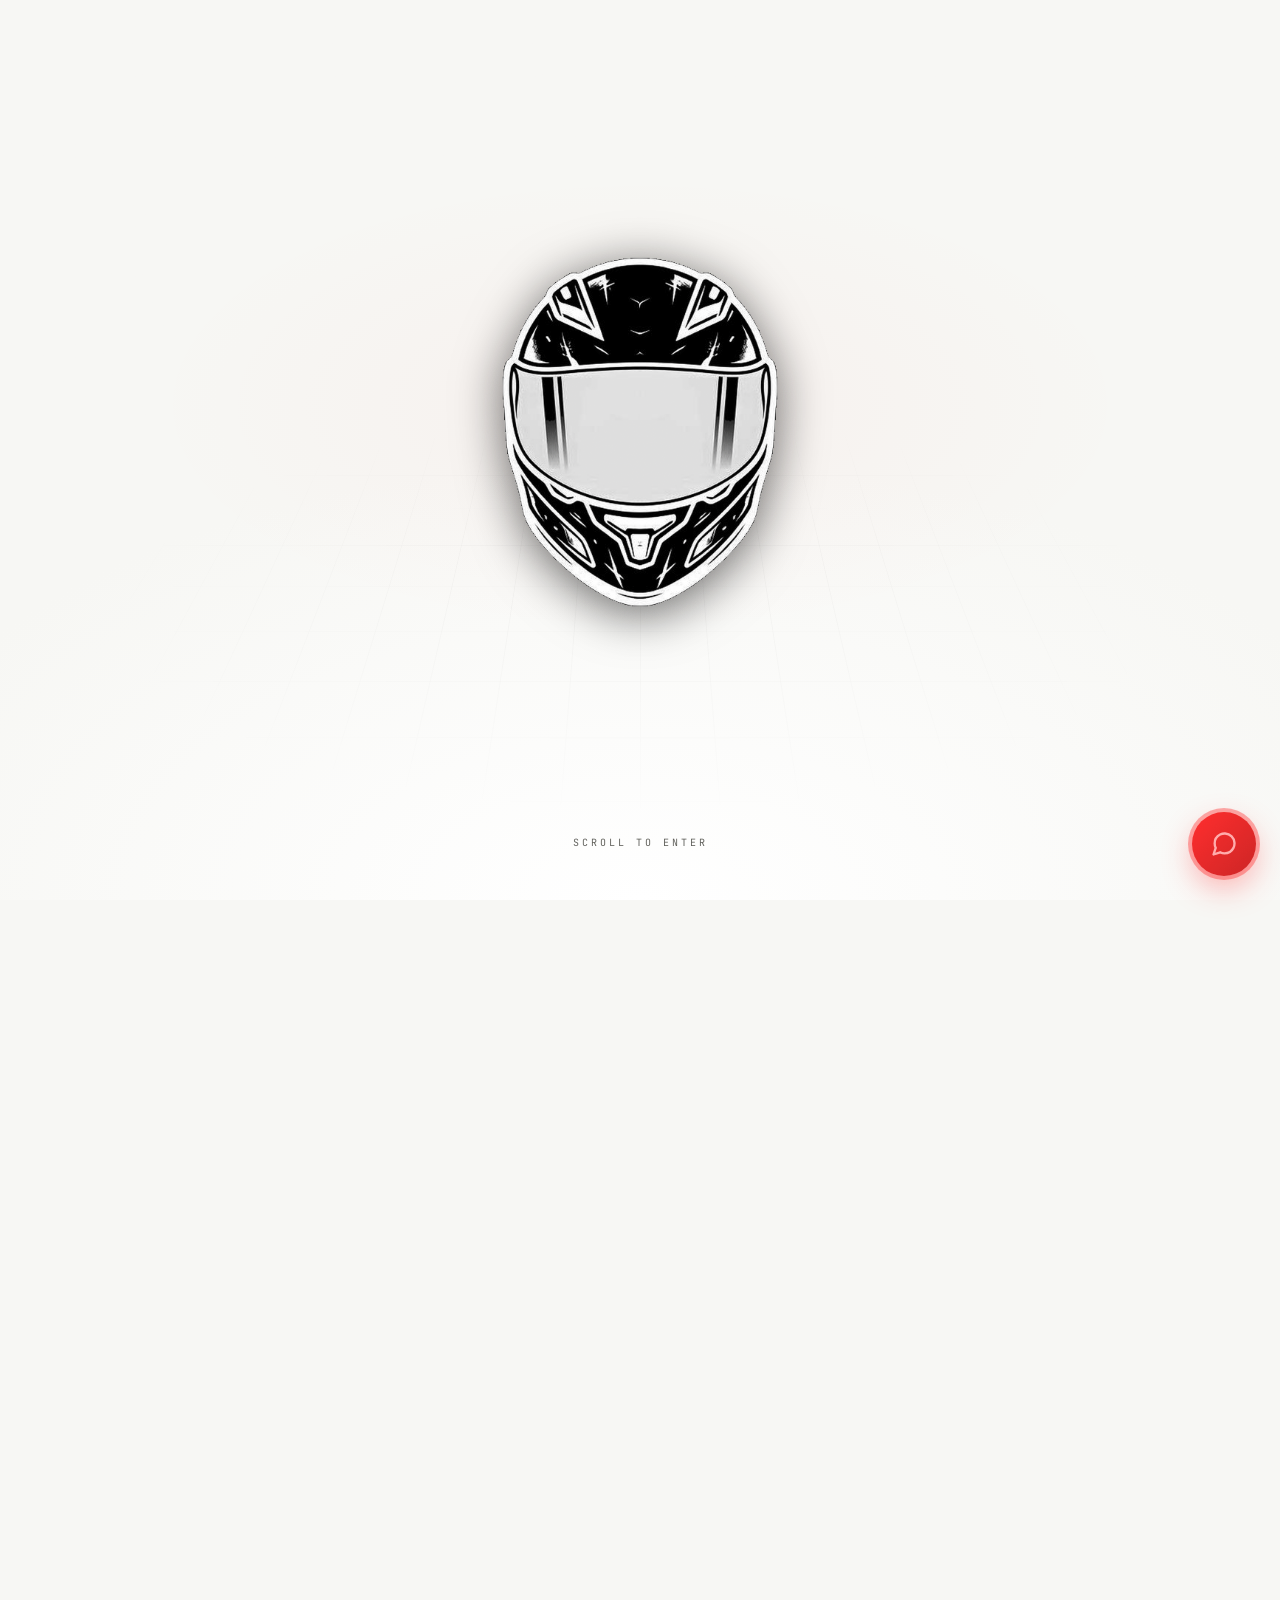
<file: index.html>
<!DOCTYPE html>
<html lang="en">
<head>
<meta charset="UTF-8">
<meta name="viewport" content="width=device-width, initial-scale=1.0">
<title>Unfazed Motors — Stay Unfazed.</title>
<link rel="icon" href="favicon.ico" sizes="any">
<link rel="icon" type="image/png" href="assets/logo-damaged.png">
<link rel="apple-touch-icon" href="assets/logo-damaged.png">
<meta name="description" content="Unfazed Motors — Premium motorcycles and powersports in Edmonton, Alberta. Cash or finance. No pressure. Stay unfazed.">
<meta property="og:title" content="Unfazed Motors — Stay Unfazed.">
<meta property="og:description" content="Premium motorcycles and powersports. Edmonton, Alberta. Cash or finance. No pressure.">
<meta property="og:image" content="assets/logo-damaged.png">
<meta property="og:type" content="website">
<meta name="theme-color" content="#0a0a0a">
<link rel="preconnect" href="https://fonts.googleapis.com">
<link rel="preconnect" href="https://fonts.gstatic.com" crossorigin>
<link href="https://fonts.googleapis.com/css2?family=Bebas+Neue&family=Instrument+Serif:ital@0;1&family=JetBrains+Mono:wght@400;500&family=Inter:wght@300;400;500;600&display=swap" rel="stylesheet">
<!-- Preload helmet images for intro animation before any paint -->
<link rel="preload" href="assets/logo.png" as="image">
<link rel="preload" href="assets/logo-damaged.png" as="image">
<link rel="stylesheet" href="css/style.css">
<link rel="stylesheet" href="css/home.css">
<link rel="stylesheet" href="css/chatbot.css">
<!-- Synchronously add has-intro class before paint to prevent FOUC -->
<script>document.documentElement.classList.add('has-intro');</script>
</head>
<body>

<!-- ========== INTRO ANIMATION ========== -->
<div class="intro" id="intro">
  <div class="intro-sky"></div>
  <div class="intro-grid-lines"></div>
  <div class="intro-stage">
    <div class="intro-flash" id="intFlash"></div>
    <div class="intro-helmet-wrap" id="intHelmet">
      <img src="assets/logo.png" decoding="async" alt="" class="intro-helmet">
      <img src="assets/logo-damaged.png" decoding="async" loading="lazy" decoding="async" alt="" class="intro-helmet-damaged">
      <div class="intro-streaks">
        <span></span><span></span><span></span><span></span><span></span>
      </div>
    </div>
    <div class="intro-wordmark" id="intWord">
      <div class="intro-mono">EST · 2026</div>
      <h1 class="intro-title">UNFAZED</h1>
      <div class="intro-sub">
        <span class="line"></span>
        <span>MOTORS · EDMONTON</span>
        <span class="line"></span>
      </div>
      <div class="intro-tag"><em>Stay unfazed.</em></div>
    </div>
    <div class="intro-cue" id="intCue">
      <span>Scroll to enter</span>
      <div class="cue-bar"><div class="cue-fill" id="cueFill"></div></div>
    </div>
  </div>
</div>
<div class="intro-spacer" id="introSpacer"></div>

<!-- ========== SITE ========== -->
<div class="home-page">

<header id="hdr">
  <a href="index.html" class="brand">
    <div class="brand-mark"><img src="assets/logo-damaged.png" decoding="async" loading="lazy" decoding="async" alt="Unfazed Motors"></div>
    <div class="brand-name">UNFAZED<small>MOTORS · EST. 2026</small></div>
  </a>
  <nav>
    <ul>
      <li><a href="index.html">Home</a></li>
      <li><a href="inventory.html">Inventory</a></li>
      <li><a href="financing.html">Financing</a></li>
      <li><a href="consignment.html">Consignment</a></li>
      <li><a href="#about">About</a></li>
      <li><a href="#apparel">Apparel</a></li>
      <li><a href="#contact">Contact</a></li>
    </ul>
  </nav>
  <a href="#contact" class="header-cta">Showroom Open</a>
  <button class="burger" aria-label="Menu"><span></span><span></span><span></span></button>
</header>

<nav class="mobile-nav" id="mobileNav">
  <a href="index.html">Home</a>
  <a href="inventory.html">Inventory</a>
  <a href="financing.html">Financing</a>
  <a href="consignment.html">Consignment</a>
  <a href="#about">About</a>
  <a href="#apparel">Apparel</a>
  <a href="#contact">Contact</a>
  <a href="tel:17802361276" class="mob-cta">780 236 1276</a>
</nav>

<!-- ---- Hero ---- -->
<section class="hero" id="top">
  <div class="hero-bg"></div>
  <div class="hero-grid"></div>
  <div class="hero-backdrop">UNFAZED</div>

  <div class="hero-top">
    <span class="eyebrow">01 — Premium Powersports · Edmonton, AB</span>
    <div class="hero-meta">
      <div><strong>Proudly Canadian</strong> — Edmonton, AB</div>
      <div>Showroom open daily · 9–7</div>
    </div>
  </div>

  <div class="hero-main">
    <div>
      <h1 class="hero-headline">
        <span class="line"><span>Stay</span></span>
        <span class="line"><span>unfazed.</span></span>
      </h1>
      <p class="hero-sub">Premium motorcycles and powersports. Hand-picked inventory, transparent pricing, cash or finance — and a room where nobody rushes you out the door.</p>
      <div class="hero-ctas">
        <a href="inventory.html" class="btn btn-primary">View Inventory <span class="arrow">↗</span></a>
        <a href="financing.html" class="btn btn-outline">Apply for Financing <span class="arrow">↗</span></a>
      </div>
    </div>

    <div class="hero-feature">
      <div class="feature-img">
        <!-- Filled dynamically by home-inventory.js if photos available, otherwise shows coming-soon -->
        <img src="assets/coming-soon.png" alt="Inventory photos coming soon" style="width:100%;height:100%;object-fit:cover">
      </div>
      <span class="feature-tag live">In Stock</span>
      <div class="feature-info">
        <div class="year" id="heroFeatYear">Premium Powersports · Edmonton</div>
        <h3 id="heroFeatName">Shop the Floor</h3>
        <div class="feature-stats">
          <div class="s"><b id="heroFeatHP">—</b><span>HP</span></div>
          <div class="s"><b id="heroFeatCC">—</b><span>CC</span></div>
          <div class="s"><b id="heroFeatPrice">—</b><span>B/W</span></div>
        </div>
      </div>
    </div>
  </div>

  <div class="hero-bottom">
    <div class="hero-ticker">
      <div><b id="heroStockCount">—</b> units in stock</div>
      <div><b>0</b> pressure tactics</div>
    </div>
    <div class="scroll-cue"><span>Scroll</span><div class="dot"></div></div>
  </div>
</section>

<!-- ---- Marquee ---- -->
<div class="marquee">
  <div class="marquee-track">
    <span>Ducati<span class="star">✦</span>Yamaha<span class="star">✦</span>BMW Motorrad<span class="star">✦</span>KTM<span class="star">✦</span>Triumph<span class="star">✦</span>Aprilia<span class="star">✦</span>Honda<span class="star">✦</span>Kawasaki<span class="star">✦</span>Harley-Davidson<span class="star">✦</span>Can-Am<span class="star">✦</span></span>
    <span>Ducati<span class="star">✦</span>Yamaha<span class="star">✦</span>BMW Motorrad<span class="star">✦</span>KTM<span class="star">✦</span>Triumph<span class="star">✦</span>Aprilia<span class="star">✦</span>Honda<span class="star">✦</span>Kawasaki<span class="star">✦</span>Harley-Davidson<span class="star">✦</span>Can-Am<span class="star">✦</span></span>
  </div>
</div>

<!-- ---- Featured Inventory ---- -->
<section id="inventory">
  <div class="section-head reveal">
    <div class="left">
      <span class="eyebrow">02 — The Floor</span>
      <h2 class="section-title">Featured<br><em>inventory.</em></h2>
    </div>
    <p class="right">Rotating selection of premium sport, adventure, touring, and off-road machines. Every unit is inspected, documented, and ready to ride off the floor.</p>
  </div>

  <!-- Live cards injected by home-inventory.js -->
  <div class="inv-grid" id="invCards">
    <div class="loading-state"><div class="loading-spinner"></div><span>Loading inventory…</span></div>
  </div>

  <div class="inv-foot reveal">
    <span class="count" id="invCount">Browse all vehicles →</span>
    <a href="inventory.html" class="btn btn-outline">Browse Full Inventory <span class="arrow">↗</span></a>
  </div>
</section>

<!-- ---- No Pressure ---- -->
<section class="no-pressure">
  <div class="no-pressure-inner">
    <div class="np-quote">"</div>
    <div class="np-text reveal">
      <h2>No pressure.<br>No games. <em>ever.</em></h2>
      <p>We don't do commission-chasing salesfloors. We don't do mystery fees. We don't do "what payment are you trying to hit." We show you the bike, the history, and the number. If it's right, it's right. If it's not, there's the door — and we'll still wave when you leave.</p>
      <p>That's it. That's the pitch.</p>
      <span class="np-sign">The Unfazed Promise</span>
    </div>
  </div>
</section>

<!-- ---- Financing Teaser ---- -->
<section id="financing" class="financing">
  <div class="section-head reveal">
    <div class="left">
      <span class="eyebrow">03 — Financing</span>
      <h2 class="section-title">Cash, credit, or<br><em>whatever works.</em></h2>
    </div>
    <p class="right">We work with every major Canadian powersports lender, plus bank partners for prime borrowers. Pre-approval takes under five minutes and won't touch your credit score.</p>
  </div>

  <div class="fin-grid">
    <div class="fin-card reveal">
      <span class="num">01</span>
      <h4>Prime Financing</h4>
      <p>Bank-rate financing for qualified buyers. Terms from 24 to 180 months, zero down available. Rates starting at 7.99% OAC.</p>
      <a href="financing.html" class="arrow-link">Learn More <svg width="16" height="10" viewBox="0 0 16 10" fill="none"><path d="M1 5h14m0 0l-5-4m5 4l-5 4" stroke="currentColor" stroke-width="1.2"/></svg></a>
    </div>
    <div class="fin-card reveal">
      <span class="num">02</span>
      <h4>Credit Rebuilding</h4>
      <p>Bruised credit, slow credit, or new credit — we have lender programs built for the rebuild. Transparent rates, no surprises, no upsells.</p>
      <a href="financing.html" class="arrow-link">Learn More <svg width="16" height="10" viewBox="0 0 16 10" fill="none"><path d="M1 5h14m0 0l-5-4m5 4l-5 4" stroke="currentColor" stroke-width="1.2"/></svg></a>
    </div>
    <div class="fin-card reveal">
      <span class="num">03</span>
      <h4>Cash & Trade</h4>
      <p>Paying cash? You skip the fees. Got a bike to trade? We appraise it honestly, not aggressively. Fair on both sides of the deal.</p>
      <a href="financing.html" class="arrow-link">Learn More <svg width="16" height="10" viewBox="0 0 16 10" fill="none"><path d="M1 5h14m0 0l-5-4m5 4l-5 4" stroke="currentColor" stroke-width="1.2"/></svg></a>
    </div>
  </div>

  <div class="fin-apply reveal">
    <div class="fin-apply-left">
      <span class="eyebrow" style="margin-bottom:20px;display:inline-flex">Ready When You Are</span>
      <h3 style="margin-top:14px">Five minutes.<br><em>That's it.</em></h3>
      <p>Pre-approval takes under five minutes and won't touch your credit score. We'll match you with the right lender, lock in your rate, and have the bike ready on the floor when you walk in.</p>
      <div style="display:flex;gap:12px;flex-wrap:wrap;margin-top:6px">
        <a href="financing.html" class="btn btn-primary">Apply for Financing <span class="arrow">↗</span></a>
        <a href="tel:17802361276" class="btn btn-outline">Call 780 236 1276 <span class="arrow">↗</span></a>
      </div>
    </div>
    <div class="fin-apply-right">
      <div class="fin-stat"><b>5<span>MIN</span></b><p>Pre-approval turnaround</p></div>
      <div class="fin-stat"><b>0<span>$</span></b><p>Down payment required (OAC)</p></div>
      <div class="fin-stat"><b>180<span>MO</span></b><p>Maximum term available</p></div>
      <div class="fin-stat"><b>7.99<span>%</span></b><p>Prime rate starts at (OAC)</p></div>
    </div>
  </div>
</section>

<!-- ---- About ---- -->
<section id="about" class="about">
  <div class="about-grid">
    <div class="about-mark reveal">
      <img src="assets/logo-damaged.png" decoding="async" loading="lazy" decoding="async" alt="Unfazed Motors logo">
      <div class="orbit">
        <svg viewBox="0 0 400 400">
          <defs><path id="circlePath" d="M 200,200 m -160,0 a 160,160 0 1,1 320,0 a 160,160 0 1,1 -320,0" fill="none"/></defs>
          <text fill="#666" font-family="JetBrains Mono" font-size="11" letter-spacing="4">
            <textPath href="#circlePath">STAY UNFAZED · BUILT WITHOUT FEAR · STAY UNFAZED · BUILT WITHOUT FEAR · </textPath>
          </text>
        </svg>
      </div>
    </div>
    <div class="about-text reveal">
      <span class="eyebrow">04 — The Story</span>
      <h2 style="margin-top:20px">Built for those who <em>move without fear.</em></h2>
      <p>Unfazed Motors started with a simple idea: the best dealerships feel like walking into a friend's garage, not a showroom under fluorescent lights. We buy the machines we'd ride ourselves, we price them like the person across the counter is somebody we actually know, and we leave the pressure at the door.</p>
      <p>Confidence isn't a sales tactic. It's what happens when the inventory is honest, the financing is straight, and nobody is working you for a number. That's the house we built. That's the brand we wear.</p>
      <div class="about-values">
        <div class="value"><div class="v-num">i.</div><h5>Hand-Picked</h5><p>Every unit inspected, road-tested, and documented before it touches the floor.</p></div>
        <div class="value"><div class="v-num">ii.</div><h5>Transparent</h5><p>One price. One doc fee. No mystery math, no phantom "market adjustments."</p></div>
        <div class="value"><div class="v-num">iii.</div><h5>Quiet Room</h5><p>Take your time. Ask hard questions. Walk out if it's not right. It's cool.</p></div>
      </div>
    </div>
  </div>
</section>

<!-- ---- Apparel ---- -->
<section id="apparel" class="apparel">
  <div class="apparel-grid">
    <div class="apparel-txt reveal">
      <span class="tag">Dropping Soon</span>
      <h2>Wear the<br><em>attitude.</em></h2>
      <p>The Unfazed apparel line launches in summer 2026 — riding tees, heavyweight hoodies, moto caps, and a limited-run capsule with the skull-helmet mark screen-printed on garment-dyed cotton. Made for riders. Priced for riders.</p>
      <a href="#" class="btn btn-outline">Join the Waitlist <span class="arrow">↗</span></a>
    </div>
    <div class="apparel-visual reveal">
      <div class="ap-tile big">
        <div><span class="ap-label">SS26 · Drop 01</span></div>
        <div class="ap-visual"><img src="assets/logo-damaged.png" decoding="async" loading="lazy" decoding="async" alt=""></div>
        <div><span class="ap-label">Heavy Tee</span><div class="ap-name" style="margin-top:4px">Skull Mark / Black</div></div>
        <span class="soon">Preview</span>
      </div>
      <div class="ap-tile"><div class="ap-text">Stay.</div><span class="soon">Preview</span></div>
      <div class="ap-tile"><div class="ap-text"><em>unfazed</em></div><span class="soon">Preview</span></div>
    </div>
  </div>
</section>

<!-- ---- Contact CTA ---- -->
<section id="contact" class="contact-cta">
  <span class="eyebrow" style="justify-content:center">05 — Visit the Floor</span>
  <h2 style="margin-top:24px">Come ride<br>something <em>new.</em></h2>
  <p>The showroom is open seven days a week. Bring your questions. Bring your skepticism. We'll put the keys in your hand and let the machine do the talking.</p>
  <div style="display:flex;gap:14px;justify-content:center;flex-wrap:wrap">
    <a href="tel:17802361276" class="btn btn-primary">Call 780 236 1276 <span class="arrow">↗</span></a>
    <a href="https://maps.google.com/?q=9620+51+Avenue+NW+Edmonton+AB" target="_blank" rel="noopener" class="btn btn-outline">Get Directions <span class="arrow">↗</span></a>
  </div>
</section>

<!-- ---- Footer ---- -->
<footer>
  <div class="footer-top">
    <div class="foot-brand">
      <a href="index.html" class="brand">
        <div class="brand-mark"><img src="assets/logo-damaged.png" decoding="async" loading="lazy" decoding="async" alt=""></div>
        <div class="brand-name">UNFAZED<small>MOTORS · EST. 2026</small></div>
      </a>
      <p>Unfazed Motors — Built for those who move without fear. Premium powersports, straight-talk sales, hand-picked inventory. Licensed motor dealer, Edmonton, Alberta.</p>
    </div>
    <div class="foot-col">
      <h6>Shop</h6>
      <ul>
        <li><a href="inventory.html">Inventory</a></li>
        <li><a href="financing.html">Financing</a></li>
      <li><a href="consignment.html">Consignment</a></li>
        <li><a href="consignment.html">Trade-In / Consignment</a></li>
        <li><a href="#apparel">Apparel</a></li>
        <li><a href="#">Parts & Gear</a></li>
      </ul>
    </div>
    <div class="foot-col">
      <h6>Company</h6>
      <ul>
        <li><a href="#about">About</a></li>
        <li><a href="#">Reviews</a></li>
        <li><a href="#">Careers</a></li>
        <li><a href="#">Press</a></li>
        <li><a href="#contact">Contact</a></li>
      </ul>
    </div>
    <div class="foot-col">
      <h6>Visit</h6>
      <ul>
        <li style="color:#ccc">9620 51 Avenue NW<br>Edmonton, AB</li>
        <li><a href="tel:17802361276">780 236 1276</a></li>
        <li><a href="mailto:hello@unfazedmotors.ca">hello@unfazedmotors.ca</a></li>
        <li style="color:#ccc">Mon–Sun · 9:00–19:00</li>
        <li style="color:var(--accent);font-family:'JetBrains Mono',monospace;font-size:11px;letter-spacing:0.22em;text-transform:uppercase;margin-top:6px">Proudly Canadian</li>
      </ul>
    </div>
  </div>
  <div class="footer-mega"><h1>UNFAZED</h1><span class="stamp">Stay unfazed.</span></div>
  <div class="foot-bottom">
    <span>© 2026 Unfazed Motors · In partnership with Guru Auto &amp; Powersports (AMVIC Licensed Dealer)</span>
    <span><a href="#">Privacy</a> · <a href="#">Terms</a> · <a href="#">Cookies</a></span>
  </div>
</footer>

</div><!-- .home-page -->

<script src="js/intro.js"></script>
<script src="js/main.js"></script>
<script src="js/home-inventory.js"></script>
<div id="unfazedChatRoot"></div>
<script src="js/chatbot.js" defer></script>
<script>
// Update hero feature card from first loaded inventory item
(function() {
  // home-inventory.js dispatches a custom event when records are loaded
  document.addEventListener('homeinvloaded', function(e) {
    const rec = e.detail && e.detail[0];
    if (!rec) return;
    const f = rec.fields || {};
    const el = (id) => document.getElementById(id);
    if (el('heroFeatYear')) el('heroFeatYear').textContent = `${f['Year'] || ''} · ${f['Make'] || ''} · ${f['Mileage (km)'] ? Number(f['Mileage (km)']).toLocaleString('en-CA') + ' km' : 'Featured Unit'}`;
    if (el('heroFeatName')) el('heroFeatName').textContent = `${f['Make'] || ''} ${f['Model'] || ''}`;
    if (el('heroFeatHP')) el('heroFeatHP').textContent = f['Horsepower'] ? Number(f['Horsepower']).toLocaleString('en-CA') : '—';
    if (el('heroFeatCC')) el('heroFeatCC').textContent = f['Engine (cc)'] ? Number(f['Engine (cc)']).toLocaleString('en-CA') : '—';
    if (el('heroFeatPrice')) {
      const payment = f['Biweekly Payment']
        ?? f['Bi-Weekly Payment']
        ?? f['Bi Weekly Payment']
        ?? f['Payment Biweekly']
        ?? f['Payment (Biweekly)']
        ?? (f['Price (CAD)'] ? Number(f['Price (CAD)']) / 100 : null);
      const paymentValue = Number(payment);
      el('heroFeatPrice').textContent = Number.isFinite(paymentValue) && paymentValue > 0 ? '$' + Math.ceil(paymentValue).toLocaleString('en-CA') : '—';
    }
    if (el('heroStockCount')) {
      // Will be set by home-inventory.js
    }
    // Update hero feature image if photos available
    const photos = f['Photos'];
    if (photos && photos[0]) {
      const featImg = document.querySelector('.hero-feature .feature-img');
      if (featImg) {
        featImg.innerHTML = `<img src="${photos[0].url}" alt="${f['Make']} ${f['Model']}" style="width:100%;height:100%;object-fit:cover">`;
      }
    }
  });
})();
</script>
</body>
</html>
</file>
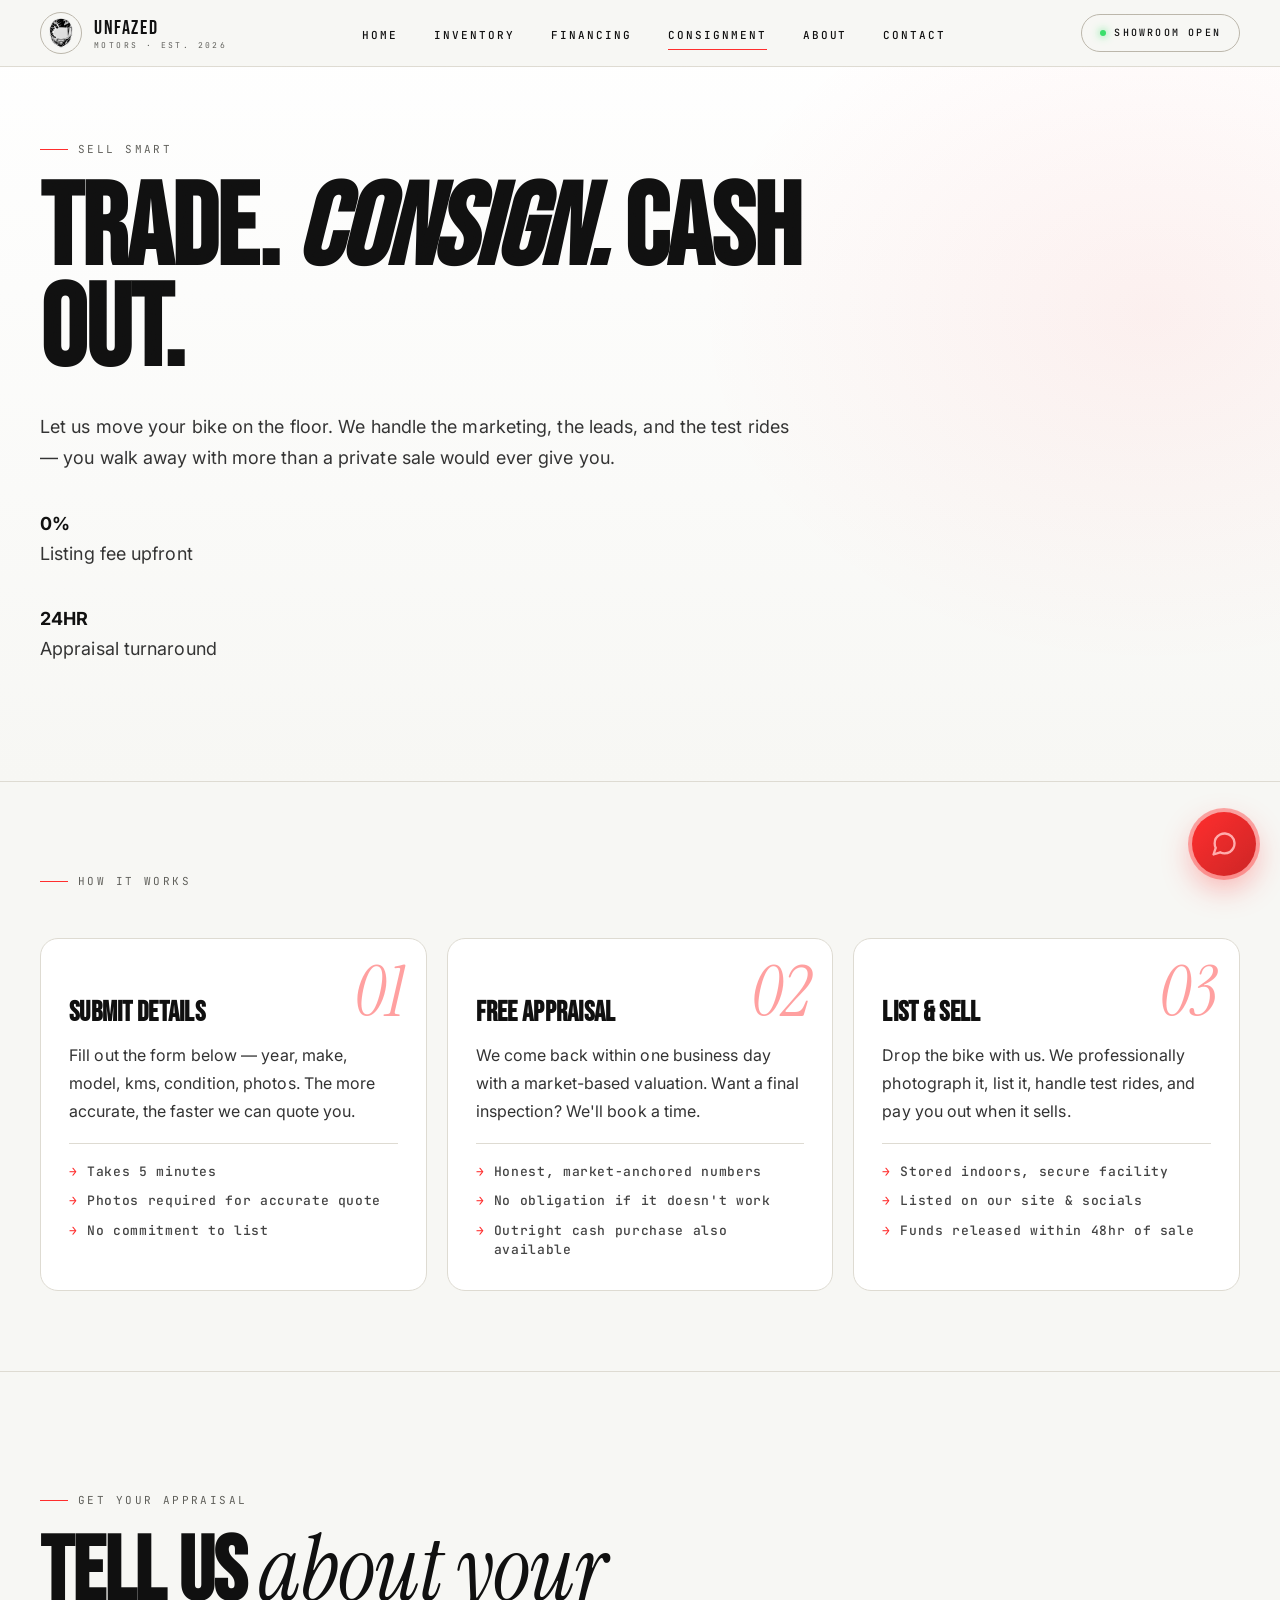
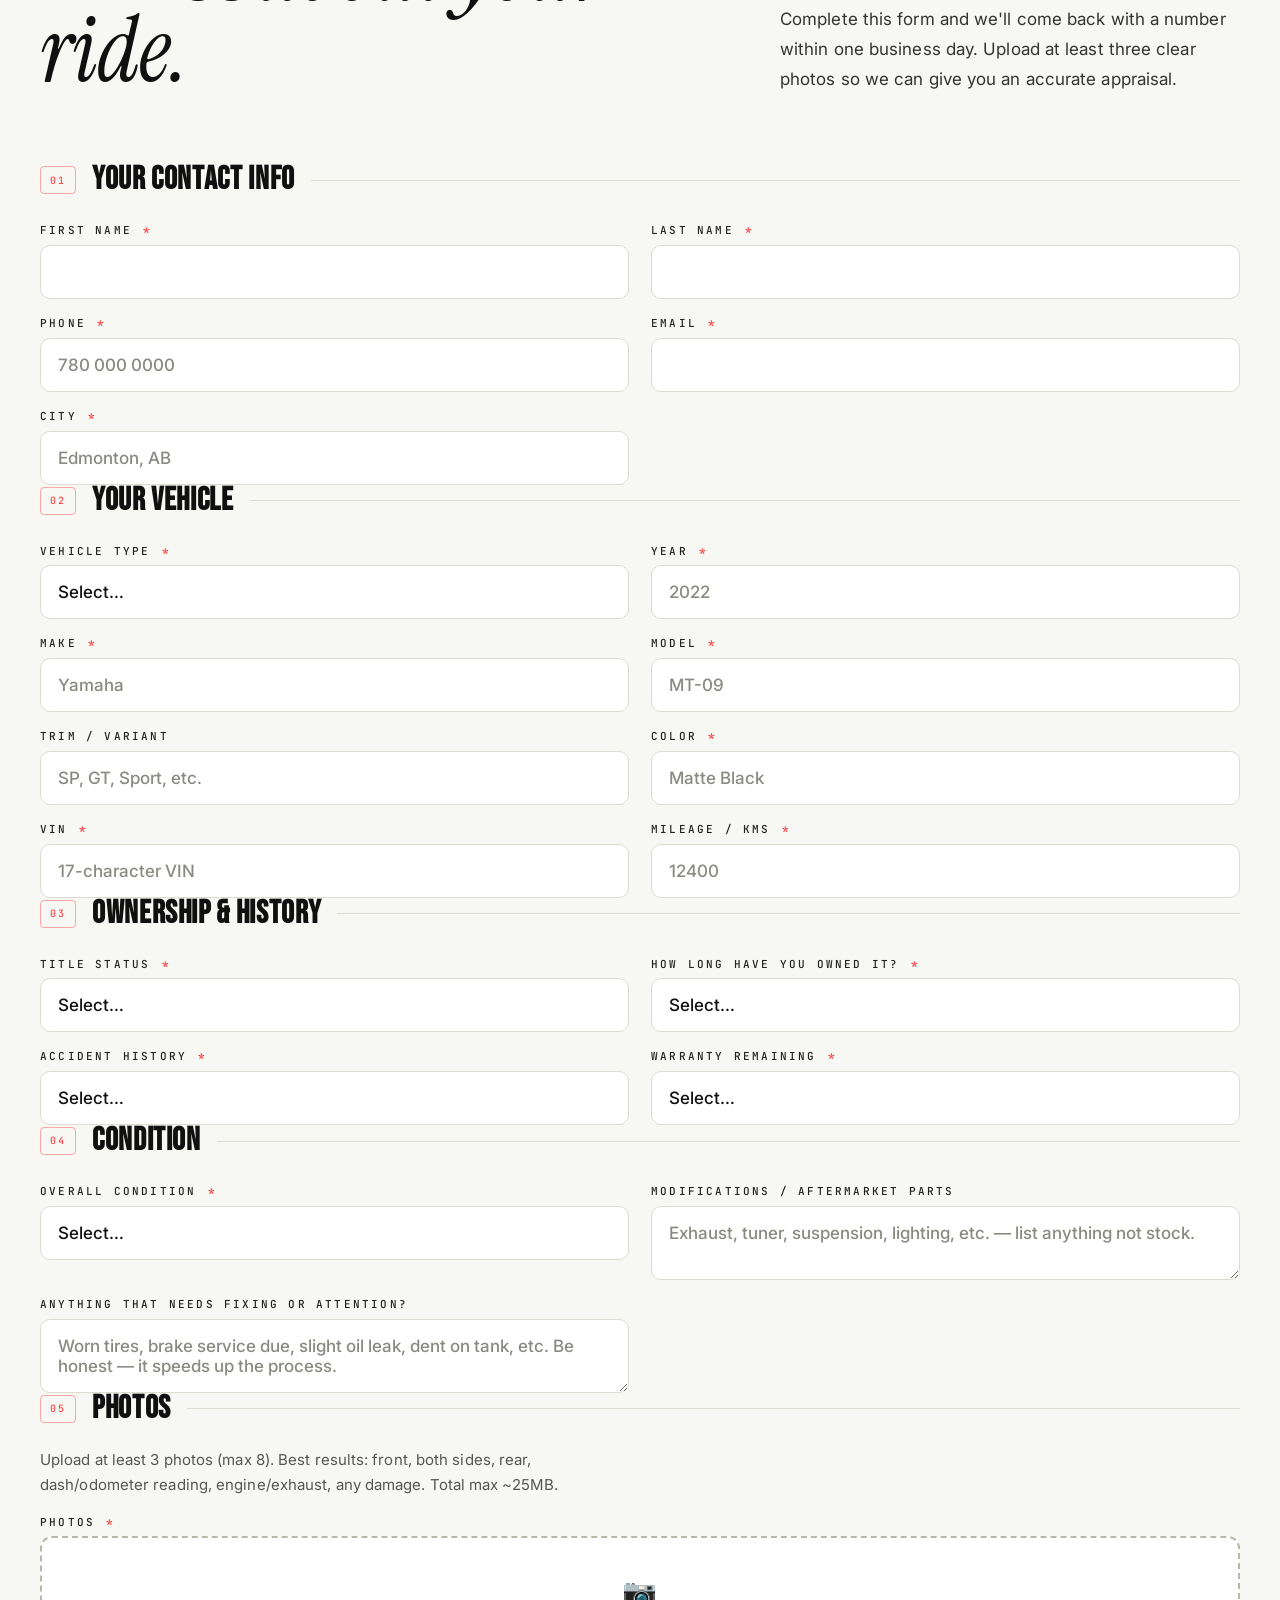
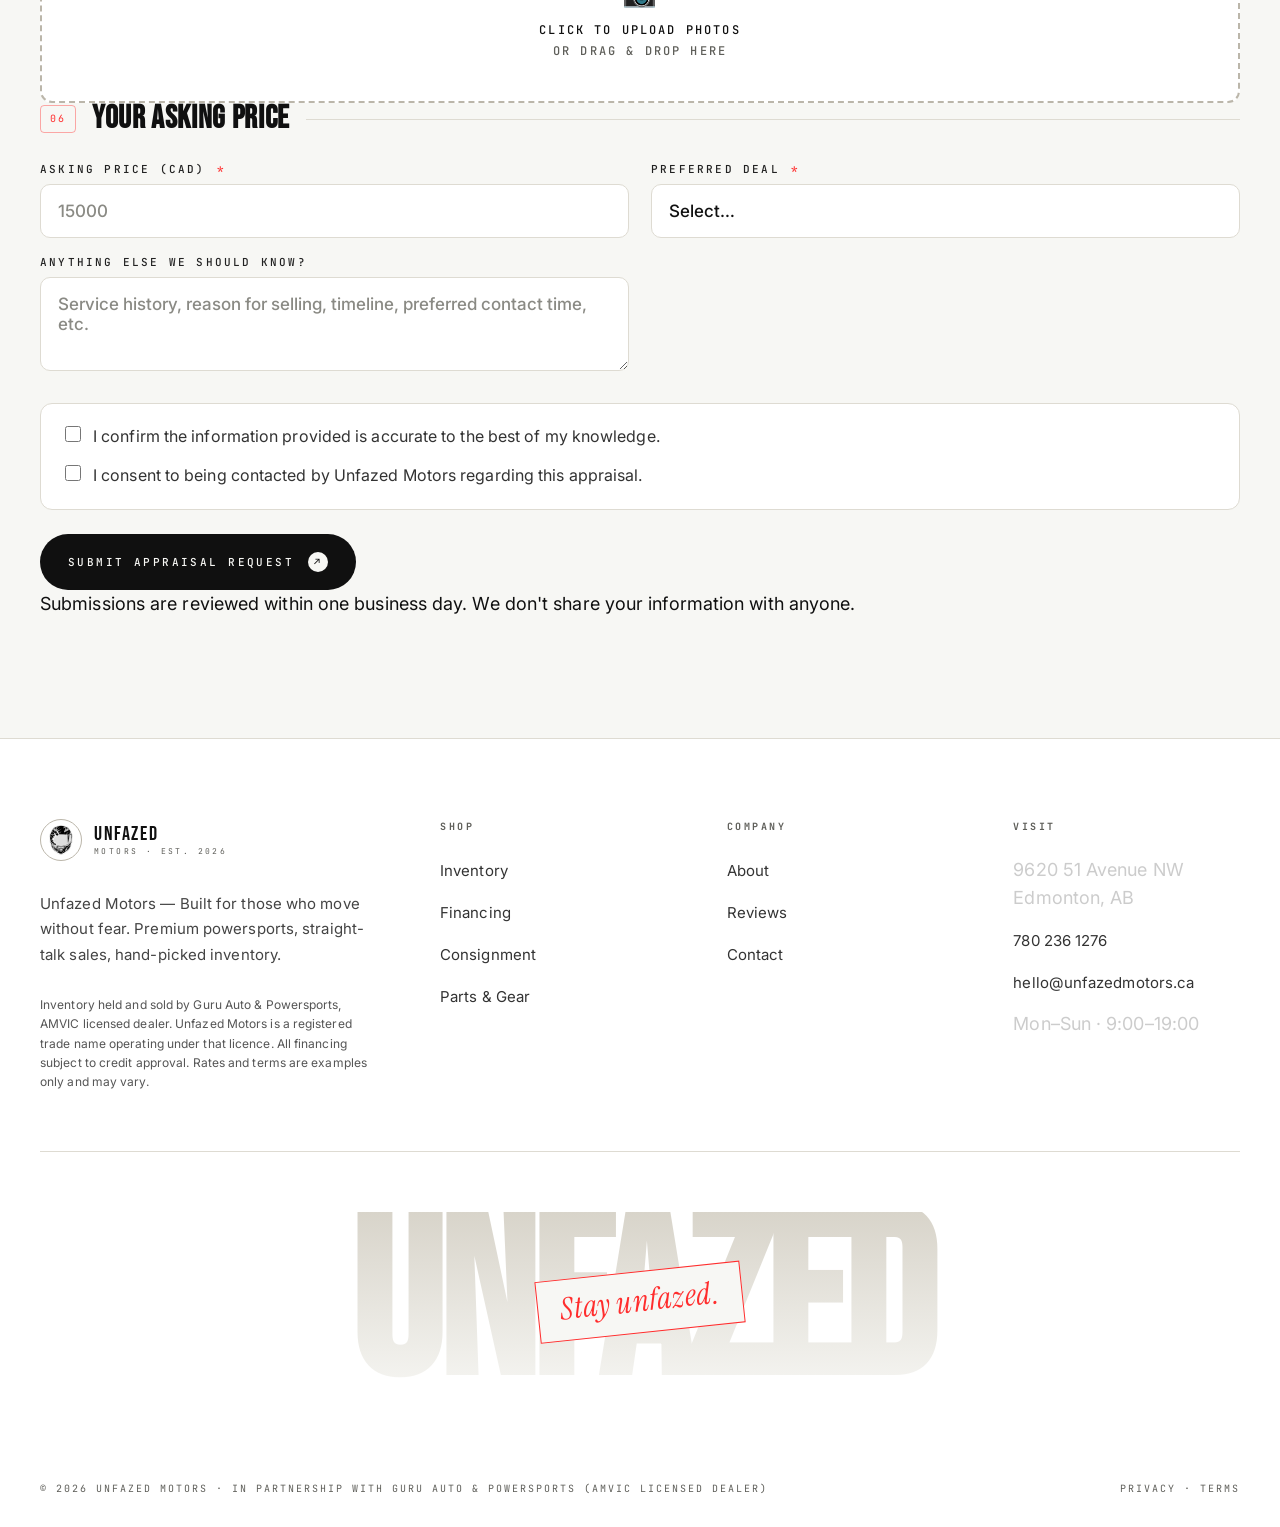
<file: consignment.html>
<!DOCTYPE html>
<html lang="en">
<head>
<meta charset="UTF-8">
<meta name="viewport" content="width=device-width, initial-scale=1.0">
<title>Consignment & Trade-In · Get Your Appraisal — Unfazed Motors</title>
<link rel="icon" href="favicon.ico" sizes="any">
<link rel="icon" type="image/png" href="assets/logo-damaged.png">
<link rel="apple-touch-icon" href="assets/logo-damaged.png">
<meta name="description" content="Sell your motorcycle, ATV, or powersports vehicle on consignment at Unfazed Motors in Edmonton. Free appraisal — submit your details and photos online.">
<meta name="theme-color" content="#0a0a0a">
<link rel="preconnect" href="https://fonts.googleapis.com">
<link rel="preconnect" href="https://fonts.gstatic.com" crossorigin>
<link href="https://fonts.googleapis.com/css2?family=Bebas+Neue&family=Instrument+Serif:ital@0;1&family=JetBrains+Mono:wght@400;500&family=Inter:wght@300;400;500;600&display=swap" rel="stylesheet">
<link rel="stylesheet" href="css/style.css">
<link rel="stylesheet" href="css/financing.css">
<link rel="stylesheet" href="css/consignment.css">
<link rel="stylesheet" href="css/chatbot.css">
</head>
<body class="financing-page">

<!-- ========== HEADER ========== -->
<header id="hdr" class="stuck">
  <a href="index.html" class="brand">
    <div class="brand-mark"><img src="assets/logo-damaged.png" decoding="async" loading="lazy" decoding="async" alt="Unfazed Motors"></div>
    <div class="brand-name">UNFAZED<small>MOTORS · EST. 2026</small></div>
  </a>
  <nav>
    <ul>
      <li><a href="index.html">Home</a></li>
      <li><a href="inventory.html">Inventory</a></li>
      <li><a href="financing.html">Financing</a></li>
      <li><a href="consignment.html" class="active">Consignment</a></li>
      <li><a href="index.html#about">About</a></li>
      <li><a href="index.html#contact">Contact</a></li>
    </ul>
  </nav>
  <a href="tel:17802361276" class="header-cta">Showroom Open</a>
  <button class="burger" aria-label="Menu"><span></span><span></span><span></span></button>
</header>

<nav class="mobile-nav" id="mobileNav">
  <a href="index.html">Home</a>
  <a href="inventory.html">Inventory</a>
  <a href="financing.html">Financing</a>
  <a href="consignment.html">Consignment</a>
  <a href="index.html#about">About</a>
  <a href="index.html#contact">Contact</a>
  <a href="tel:17802361276" class="mob-cta">780 236 1276</a>
</nav>

<!-- ========== HERO ========== -->
<section class="fin-hero">
  <div class="fin-hero-bg"></div>
  <div class="fin-hero-inner">
    <span class="eyebrow">Sell Smart</span>
    <h1>Trade. <em>Consign.</em> Cash out.</h1>
    <p class="fin-hero-sub">Let us move your bike on the floor. We handle the marketing, the leads, and the test rides — you walk away with more than a private sale would ever give you.</p>
    <div class="fin-hero-stats">
      <div class="fin-stat"><b>0<span>%</span></b><p>Listing fee upfront</p></div>
      <div class="fin-stat"><b>24<span>HR</span></b><p>Appraisal turnaround</p></div>
    </div>
  </div>
</section>

<!-- ========== HOW IT WORKS ========== -->
<div class="fin-why">
  <span class="eyebrow fin-why-eyebrow">How it works</span>
  <div class="fin-why-grid">

    <div class="fin-why-card reveal">
      <span class="wc-num">01</span>
      <h3>Submit details</h3>
      <p>Fill out the form below — year, make, model, kms, condition, photos. The more accurate, the faster we can quote you.</p>
      <ul>
        <li>Takes 5 minutes</li>
        <li>Photos required for accurate quote</li>
        <li>No commitment to list</li>
      </ul>
    </div>

    <div class="fin-why-card reveal">
      <span class="wc-num">02</span>
      <h3>Free appraisal</h3>
      <p>We come back within one business day with a market-based valuation. Want a final inspection? We'll book a time.</p>
      <ul>
        <li>Honest, market-anchored numbers</li>
        <li>No obligation if it doesn't work</li>
        <li>Outright cash purchase also available</li>
      </ul>
    </div>

    <div class="fin-why-card reveal">
      <span class="wc-num">03</span>
      <h3>List & sell</h3>
      <p>Drop the bike with us. We professionally photograph it, list it, handle test rides, and pay you out when it sells.</p>
      <ul>
        <li>Stored indoors, secure facility</li>
        <li>Listed on our site & socials</li>
        <li>Funds released within 48hr of sale</li>
      </ul>
    </div>

  </div>
</div>

<!-- ========== APPRAISAL FORM ========== -->
<section class="fin-form-section" id="apply">
  <div class="section-head">
    <div class="left">
      <span class="eyebrow">Get your appraisal</span>
      <h2 class="section-title">Tell us <em>about your ride.</em></h2>
    </div>
    <div class="right">
      <p>Complete this form and we'll come back with a number within one business day. Upload at least three clear photos so we can give you an accurate appraisal.</p>
    </div>
  </div>

  <div id="conFormWrap">
    <form
      id="conForm"
      action="https://formspree.io/f/mlgkwewr"
      method="POST"
      enctype="multipart/form-data"
      class="fin-form"
      novalidate
    >
      <input type="hidden" name="_subject" value="🏍️ New Consignment Appraisal Request">
      <input type="hidden" name="_replyto" id="replyto" value="">
      <input type="hidden" name="form_type" value="Consignment / Trade-In Appraisal">

      <!-- ===== CONTACT ===== -->
      <div class="fs-block">
        <div class="fs-section-head">
          <span class="fs-num">01</span>
          <h2 class="fs-section-title">Your contact info</h2>
          <span class="fs-section-rule"></span>
        </div>
        <div class="fs-grid">
          <div class="fs-field">
            <label class="fs-label" for="firstName">First name <i class="req">*</i></label>
            <input class="fs-input" type="text" id="firstName" name="firstName" required autocomplete="given-name">
          </div>
          <div class="fs-field">
            <label class="fs-label" for="lastName">Last name <i class="req">*</i></label>
            <input class="fs-input" type="text" id="lastName" name="lastName" required autocomplete="family-name">
          </div>
          <div class="fs-field">
            <label class="fs-label" for="phone">Phone <i class="req">*</i></label>
            <input class="fs-input" type="tel" id="phone" name="phone" required autocomplete="tel" placeholder="780 000 0000">
          </div>
          <div class="fs-field">
            <label class="fs-label" for="emailInput">Email <i class="req">*</i></label>
            <input class="fs-input" type="email" id="emailInput" name="email" required autocomplete="email">
          </div>
          <div class="fs-field fs-full">
            <label class="fs-label" for="city">City <i class="req">*</i></label>
            <input class="fs-input" type="text" id="city" name="city" required placeholder="Edmonton, AB">
          </div>
        </div>
      </div>

      <!-- ===== VEHICLE BASICS ===== -->
      <div class="fs-block">
        <div class="fs-section-head">
          <span class="fs-num">02</span>
          <h2 class="fs-section-title">Your vehicle</h2>
          <span class="fs-section-rule"></span>
        </div>
        <div class="fs-grid">
          <div class="fs-field">
            <label class="fs-label" for="vehicleType">Vehicle type <i class="req">*</i></label>
            <select class="fs-input" id="vehicleType" name="vehicleType" required>
              <option value="">Select…</option>
              <option>Motorcycle</option>
              <option>Scooter</option>
              <option>ATV</option>
              <option>UTV / Side-by-Side</option>
              <option>Snowmobile</option>
              <option>Dirt Bike</option>
              <option>Car / Truck / SUV</option>
              <option>Other</option>
            </select>
          </div>
          <div class="fs-field">
            <label class="fs-label" for="year">Year <i class="req">*</i></label>
            <input class="fs-input" type="number" id="year" name="year" required min="1950" max="2030" placeholder="2022">
          </div>
          <div class="fs-field">
            <label class="fs-label" for="make">Make <i class="req">*</i></label>
            <input class="fs-input" type="text" id="make" name="make" required placeholder="Yamaha">
          </div>
          <div class="fs-field">
            <label class="fs-label" for="model">Model <i class="req">*</i></label>
            <input class="fs-input" type="text" id="model" name="model" required placeholder="MT-09">
          </div>
          <div class="fs-field">
            <label class="fs-label" for="trim">Trim / Variant</label>
            <input class="fs-input" type="text" id="trim" name="trim" placeholder="SP, GT, Sport, etc.">
          </div>
          <div class="fs-field">
            <label class="fs-label" for="color">Color <i class="req">*</i></label>
            <input class="fs-input" type="text" id="color" name="color" required placeholder="Matte Black">
          </div>
          <div class="fs-field">
            <label class="fs-label" for="vin">VIN <i class="req">*</i></label>
            <input class="fs-input" type="text" id="vin" name="vin" required maxlength="17" placeholder="17-character VIN">
          </div>
          <div class="fs-field">
            <label class="fs-label" for="kms">Mileage / KMs <i class="req">*</i></label>
            <input class="fs-input" type="number" id="kms" name="kms" required min="0" placeholder="12400">
          </div>
        </div>
      </div>

      <!-- ===== OWNERSHIP & HISTORY ===== -->
      <div class="fs-block">
        <div class="fs-section-head">
          <span class="fs-num">03</span>
          <h2 class="fs-section-title">Ownership & history</h2>
          <span class="fs-section-rule"></span>
        </div>
        <div class="fs-grid">
          <div class="fs-field">
            <label class="fs-label" for="ownership">Title status <i class="req">*</i></label>
            <select class="fs-input" id="ownership" name="ownership" required>
              <option value="">Select…</option>
              <option>Clean title — owned outright</option>
              <option>Lien — still financing</option>
              <option>Lease buyout</option>
              <option>Salvage / rebuilt</option>
              <option>Other / Unsure</option>
            </select>
          </div>
          <div class="fs-field">
            <label class="fs-label" for="ownedFor">How long have you owned it? <i class="req">*</i></label>
            <select class="fs-input" id="ownedFor" name="ownedFor" required>
              <option value="">Select…</option>
              <option>Under 6 months</option>
              <option>6–12 months</option>
              <option>1–2 years</option>
              <option>2–5 years</option>
              <option>5+ years</option>
            </select>
          </div>
          <div class="fs-field">
            <label class="fs-label" for="accident">Accident history <i class="req">*</i></label>
            <select class="fs-input" id="accident" name="accident" required>
              <option value="">Select…</option>
              <option>No accidents — clean record</option>
              <option>Minor — dropped / cosmetic</option>
              <option>Moderate — repaired collision</option>
              <option>Major — frame/major component damage</option>
              <option>Unsure</option>
            </select>
          </div>
          <div class="fs-field">
            <label class="fs-label" for="warranty">Warranty remaining <i class="req">*</i></label>
            <select class="fs-input" id="warranty" name="warranty" required>
              <option value="">Select…</option>
              <option>Full factory warranty active</option>
              <option>Extended warranty active</option>
              <option>Powertrain only</option>
              <option>Expired / no warranty</option>
              <option>Unsure</option>
            </select>
          </div>
        </div>
      </div>

      <!-- ===== CONDITION ===== -->
      <div class="fs-block">
        <div class="fs-section-head">
          <span class="fs-num">04</span>
          <h2 class="fs-section-title">Condition</h2>
          <span class="fs-section-rule"></span>
        </div>
        <div class="fs-grid">
          <div class="fs-field fs-full">
            <label class="fs-label" for="condition">Overall condition <i class="req">*</i></label>
            <select class="fs-input" id="condition" name="condition" required>
              <option value="">Select…</option>
              <option>Showroom / like-new</option>
              <option>Excellent — minor wear</option>
              <option>Good — typical use</option>
              <option>Fair — visible wear, runs well</option>
              <option>Needs work — mechanical issues</option>
            </select>
          </div>
          <div class="fs-field fs-full">
            <label class="fs-label" for="modifications">Modifications / aftermarket parts</label>
            <textarea class="fs-input" id="modifications" name="modifications" rows="2" placeholder="Exhaust, tuner, suspension, lighting, etc. — list anything not stock."></textarea>
          </div>
          <div class="fs-field fs-full">
            <label class="fs-label" for="needsFixing">Anything that needs fixing or attention?</label>
            <textarea class="fs-input" id="needsFixing" name="needsFixing" rows="2" placeholder="Worn tires, brake service due, slight oil leak, dent on tank, etc. Be honest — it speeds up the process."></textarea>
          </div>
        </div>
      </div>

      <!-- ===== PHOTOS ===== -->
      <div class="fs-block">
        <div class="fs-section-head">
          <span class="fs-num">05</span>
          <h2 class="fs-section-title">Photos</h2>
          <span class="fs-section-rule"></span>
        </div>
        <p class="fs-block-help">Upload at least 3 photos (max 8). Best results: front, both sides, rear, dash/odometer reading, engine/exhaust, any damage. Total max ~25MB.</p>
        <div class="fs-field fs-full">
          <label class="fs-label" for="photos">Photos <i class="req">*</i></label>
          <label class="fs-file-drop" for="photos">
            <input type="file" id="photos" name="photos" accept="image/*" multiple required>
            <span class="fs-file-icon">📷</span>
            <span class="fs-file-text"><b>Click to upload photos</b><br><span>or drag & drop here</span></span>
            <span class="fs-file-list" id="photoList"></span>
          </label>
        </div>
      </div>

      <!-- ===== ASKING PRICE ===== -->
      <div class="fs-block">
        <div class="fs-section-head">
          <span class="fs-num">06</span>
          <h2 class="fs-section-title">Your asking price</h2>
          <span class="fs-section-rule"></span>
        </div>
        <div class="fs-grid">
          <div class="fs-field">
            <label class="fs-label" for="askingPrice">Asking price (CAD) <i class="req">*</i></label>
            <input class="fs-input" type="number" id="askingPrice" name="askingPrice" required min="0" placeholder="15000">
          </div>
          <div class="fs-field">
            <label class="fs-label" for="dealType">Preferred deal <i class="req">*</i></label>
            <select class="fs-input" id="dealType" name="dealType" required>
              <option value="">Select…</option>
              <option>Consignment (you sell it for me)</option>
              <option>Outright cash purchase</option>
              <option>Trade toward another bike on your floor</option>
              <option>Open to either — recommend best option</option>
            </select>
          </div>
          <div class="fs-field fs-full">
            <label class="fs-label" for="comments">Anything else we should know?</label>
            <textarea class="fs-input" id="comments" name="comments" rows="3" placeholder="Service history, reason for selling, timeline, preferred contact time, etc."></textarea>
          </div>
        </div>
      </div>

      <!-- ===== CONSENT ===== -->
      <div class="fs-consent">
        <label class="fs-consent-row">
          <input type="checkbox" id="accuracyConfirm" required>
          <span>I confirm the information provided is accurate to the best of my knowledge.</span>
        </label>
        <label class="fs-consent-row">
          <input type="checkbox" id="contactConsent" required>
          <span>I consent to being contacted by Unfazed Motors regarding this appraisal.</span>
        </label>
      </div>

      <button type="submit" class="btn btn-primary fs-submit">
        Submit appraisal request <span class="arrow">↗</span>
      </button>

      <p class="fs-fineprint">Submissions are reviewed within one business day. We don't share your information with anyone.</p>
    </form>

    <div id="conSuccess">
      <div class="fin-success-block">
        <div class="fin-success-icon">✓</div>
        <h2>Got it. <em class="serif">We'll be in touch.</em></h2>
        <p>We've received your appraisal request and will review it within one business day. A team member will reach out with a valuation and next steps.</p>
        <div class="fin-success-btns">
          <a href="tel:17802361276" class="btn btn-primary">Call 780 236 1276 <span class="arrow">↗</span></a>
          <a href="inventory.html" class="btn btn-outline">Browse Inventory <span class="arrow">↗</span></a>
        </div>
      </div>
    </div>

    <div id="conError">
      <div class="fin-error-block">
        <p>Something went wrong submitting your appraisal. Please call us directly at <a href="tel:17802361276">780 236 1276</a> or email <a href="mailto:hello@unfazedmotors.ca">hello@unfazedmotors.ca</a> and we'll get you sorted.</p>
      </div>
    </div>
  </div>
</section>

<!-- ========== FOOTER ========== -->
<footer>
  <div class="footer-top">
    <div class="foot-brand">
      <a href="index.html" class="brand">
        <div class="brand-mark"><img src="assets/logo-damaged.png" decoding="async" loading="lazy" decoding="async" alt=""></div>
        <div class="brand-name">UNFAZED<small>MOTORS · EST. 2026</small></div>
      </a>
      <p>Unfazed Motors — Built for those who move without fear. Premium powersports, straight-talk sales, hand-picked inventory.</p>
      <p style="font-size:12px;color:#555;line-height:1.6;margin-top:8px">Inventory held and sold by Guru Auto &amp; Powersports, AMVIC licensed dealer. Unfazed Motors is a registered trade name operating under that licence. All financing subject to credit approval. Rates and terms are examples only and may vary.</p>
    </div>
    <div class="foot-col">
      <h6>Shop</h6>
      <ul>
        <li><a href="inventory.html">Inventory</a></li>
        <li><a href="financing.html">Financing</a></li>
        <li><a href="consignment.html">Consignment</a></li>
        <li><a href="#">Parts &amp; Gear</a></li>
      </ul>
    </div>
    <div class="foot-col">
      <h6>Company</h6>
      <ul>
        <li><a href="index.html#about">About</a></li>
        <li><a href="#">Reviews</a></li>
        <li><a href="index.html#contact">Contact</a></li>
      </ul>
    </div>
    <div class="foot-col">
      <h6>Visit</h6>
      <ul>
        <li style="color:#ccc">9620 51 Avenue NW<br>Edmonton, AB</li>
        <li><a href="tel:17802361276">780 236 1276</a></li>
        <li><a href="mailto:hello@unfazedmotors.ca">hello@unfazedmotors.ca</a></li>
        <li style="color:#ccc">Mon–Sun · 9:00–19:00</li>
      </ul>
    </div>
  </div>
  <div class="footer-mega"><h1>UNFAZED</h1><span class="stamp">Stay unfazed.</span></div>
  <div class="foot-bottom">
    <span>© 2026 Unfazed Motors · In partnership with Guru Auto &amp; Powersports (AMVIC Licensed Dealer)</span>
    <span><a href="#">Privacy</a> · <a href="#">Terms</a></span>
  </div>
</footer>

<script src="js/main.js"></script>
<script src="js/consignment.js"></script>
<div id="unfazedChatRoot"></div>
<script src="js/chatbot.js" defer></script>
</body>
</html>
</file>
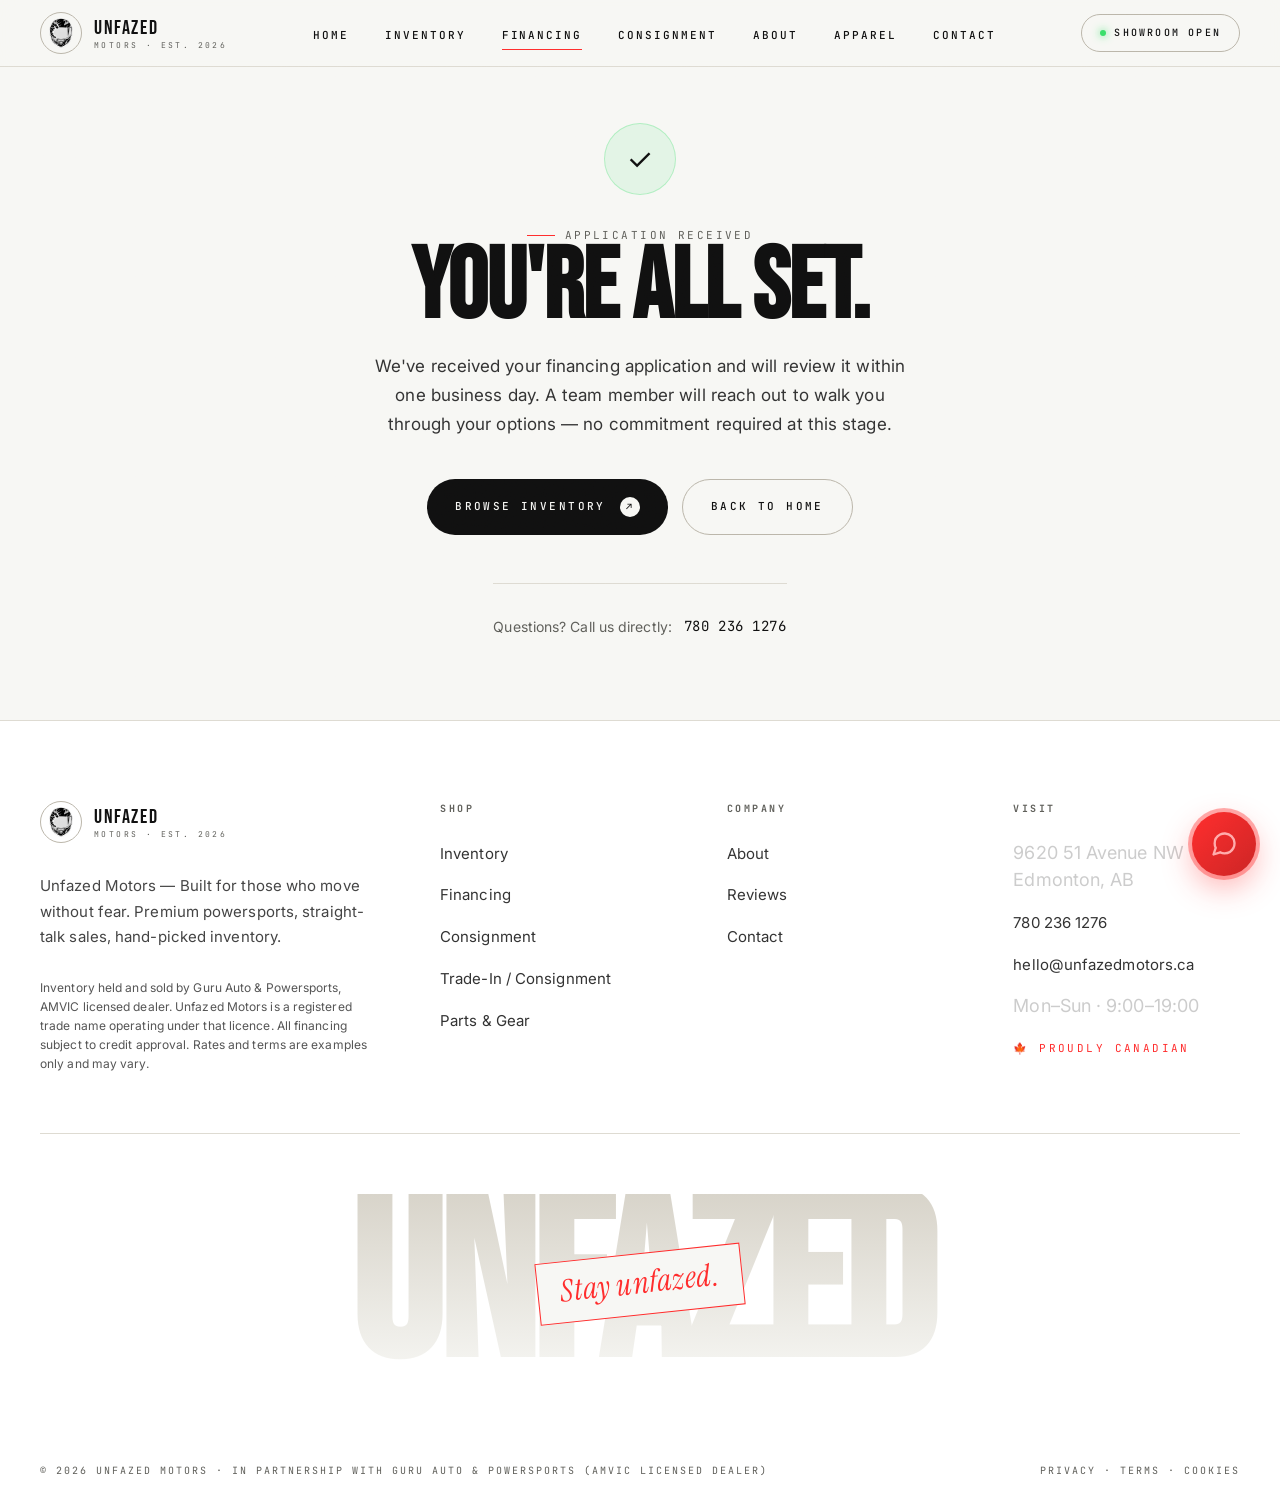
<file: financing-thank-you.html>
<!DOCTYPE html>
<html lang="en">
<head>
<meta charset="UTF-8">
<meta name="viewport" content="width=device-width, initial-scale=1.0">
<title>Application Received — Unfazed Motors</title>
<link rel="icon" href="favicon.ico" sizes="any">
<link rel="icon" type="image/png" href="assets/logo-damaged.png">
<link rel="apple-touch-icon" href="assets/logo-damaged.png">
<meta name="description" content="Your financing application has been received. We'll be in touch within one business day.">
<meta name="theme-color" content="#0a0a0a">
<link rel="preconnect" href="https://fonts.googleapis.com">
<link rel="preconnect" href="https://fonts.gstatic.com" crossorigin>
<link href="https://fonts.googleapis.com/css2?family=Bebas+Neue&family=Instrument+Serif:ital@0;1&family=JetBrains+Mono:wght@400;500&family=Inter:wght@300;400;500;600&display=swap" rel="stylesheet">
<link rel="stylesheet" href="css/style.css">
<link rel="stylesheet" href="css/financing.css">
<link rel="stylesheet" href="css/chatbot.css">
</head>
<body class="financing-page">

<!-- ========== HEADER ========== -->
<header id="hdr" class="stuck">
  <a href="index.html" class="brand">
    <div class="brand-mark"><img src="assets/logo-damaged.png" decoding="async" alt="Unfazed Motors"></div>
    <div class="brand-name">UNFAZED<small>MOTORS · EST. 2026</small></div>
  </a>
  <nav>
    <ul>
      <li><a href="index.html">Home</a></li>
      <li><a href="inventory.html">Inventory</a></li>
      <li><a href="financing.html" class="active">Financing</a></li>
      <li><a href="consignment.html">Consignment</a></li>
      <li><a href="index.html#about">About</a></li>
      <li><a href="index.html#apparel">Apparel</a></li>
      <li><a href="index.html#contact">Contact</a></li>
    </ul>
  </nav>
  <a href="tel:17802361276" class="header-cta">Showroom Open</a>
  <button class="burger" aria-label="Menu"><span></span><span></span><span></span></button>
</header>

<nav class="mobile-nav" id="mobileNav">
  <a href="index.html">Home</a>
  <a href="inventory.html">Inventory</a>
  <a href="financing.html">Financing</a>
  <a href="consignment.html">Consignment</a>
  <a href="index.html#about">About</a>
  <a href="index.html#contact">Contact</a>
  <a href="tel:17802361276" class="mob-cta">780 236 1276</a>
</nav>

<!-- ========== THANK-YOU ========== -->
<section class="ty-page">
  <div class="ty-inner">
    <div class="ty-icon" aria-hidden="true">✓</div>
    <span class="eyebrow">APPLICATION RECEIVED</span>
    <h1>You're all set.</h1>
    <p class="ty-body">We've received your financing application and will review it within one business day. A team member will reach out to walk you through your options — no commitment required at this stage.</p>
    <div class="ty-actions">
      <a href="inventory.html" class="btn btn-primary">Browse Inventory <span class="arrow">↗</span></a>
      <a href="index.html" class="btn btn-outline">Back to Home</a>
    </div>
    <div class="ty-contact">
      <span>Questions? Call us directly:</span>
      <a href="tel:17802361276">780 236 1276</a>
    </div>
  </div>
</section>

<!-- ========== FOOTER ========== -->
<footer>
  <div class="footer-top">
    <div class="foot-brand">
      <a href="index.html" class="brand">
        <div class="brand-mark"><img src="assets/logo-damaged.png" decoding="async" alt=""></div>
        <div class="brand-name">UNFAZED<small>MOTORS · EST. 2026</small></div>
      </a>
      <p>Unfazed Motors — Built for those who move without fear. Premium powersports, straight-talk sales, hand-picked inventory.</p>
      <p style="font-size:12px;color:#555;line-height:1.6;margin-top:8px">Inventory held and sold by Guru Auto &amp; Powersports, AMVIC licensed dealer. Unfazed Motors is a registered trade name operating under that licence. All financing subject to credit approval. Rates and terms are examples only and may vary.</p>
    </div>
    <div class="foot-col">
      <h6>Shop</h6>
      <ul>
        <li><a href="inventory.html">Inventory</a></li>
        <li><a href="financing.html">Financing</a></li>
      <li><a href="consignment.html">Consignment</a></li>
        <li><a href="consignment.html">Trade-In / Consignment</a></li>
        <li><a href="#">Parts &amp; Gear</a></li>
      </ul>
    </div>
    <div class="foot-col">
      <h6>Company</h6>
      <ul>
        <li><a href="index.html#about">About</a></li>
        <li><a href="#">Reviews</a></li>
        <li><a href="index.html#contact">Contact</a></li>
      </ul>
    </div>
    <div class="foot-col">
      <h6>Visit</h6>
      <ul>
        <li style="color:#ccc">9620 51 Avenue NW<br>Edmonton, AB</li>
        <li><a href="tel:17802361276">780 236 1276</a></li>
        <li><a href="mailto:hello@unfazedmotors.ca">hello@unfazedmotors.ca</a></li>
        <li style="color:#ccc">Mon–Sun · 9:00–19:00</li>
        <li style="color:var(--accent);font-family:'JetBrains Mono',monospace;font-size:11px;letter-spacing:0.22em;text-transform:uppercase;margin-top:6px">🍁 Proudly Canadian</li>
      </ul>
    </div>
  </div>
  <div class="footer-mega"><h1>UNFAZED</h1><span class="stamp">Stay unfazed.</span></div>
  <div class="foot-bottom">
    <span>© 2026 Unfazed Motors · In partnership with Guru Auto &amp; Powersports (AMVIC Licensed Dealer)</span>
    <span><a href="#">Privacy</a> · <a href="#">Terms</a> · <a href="#">Cookies</a></span>
  </div>
</footer>

<script src="js/main.js"></script>
<div id="unfazedChatRoot"></div>
<script src="js/chatbot.js" defer></script>
</body>
</html>
</file>
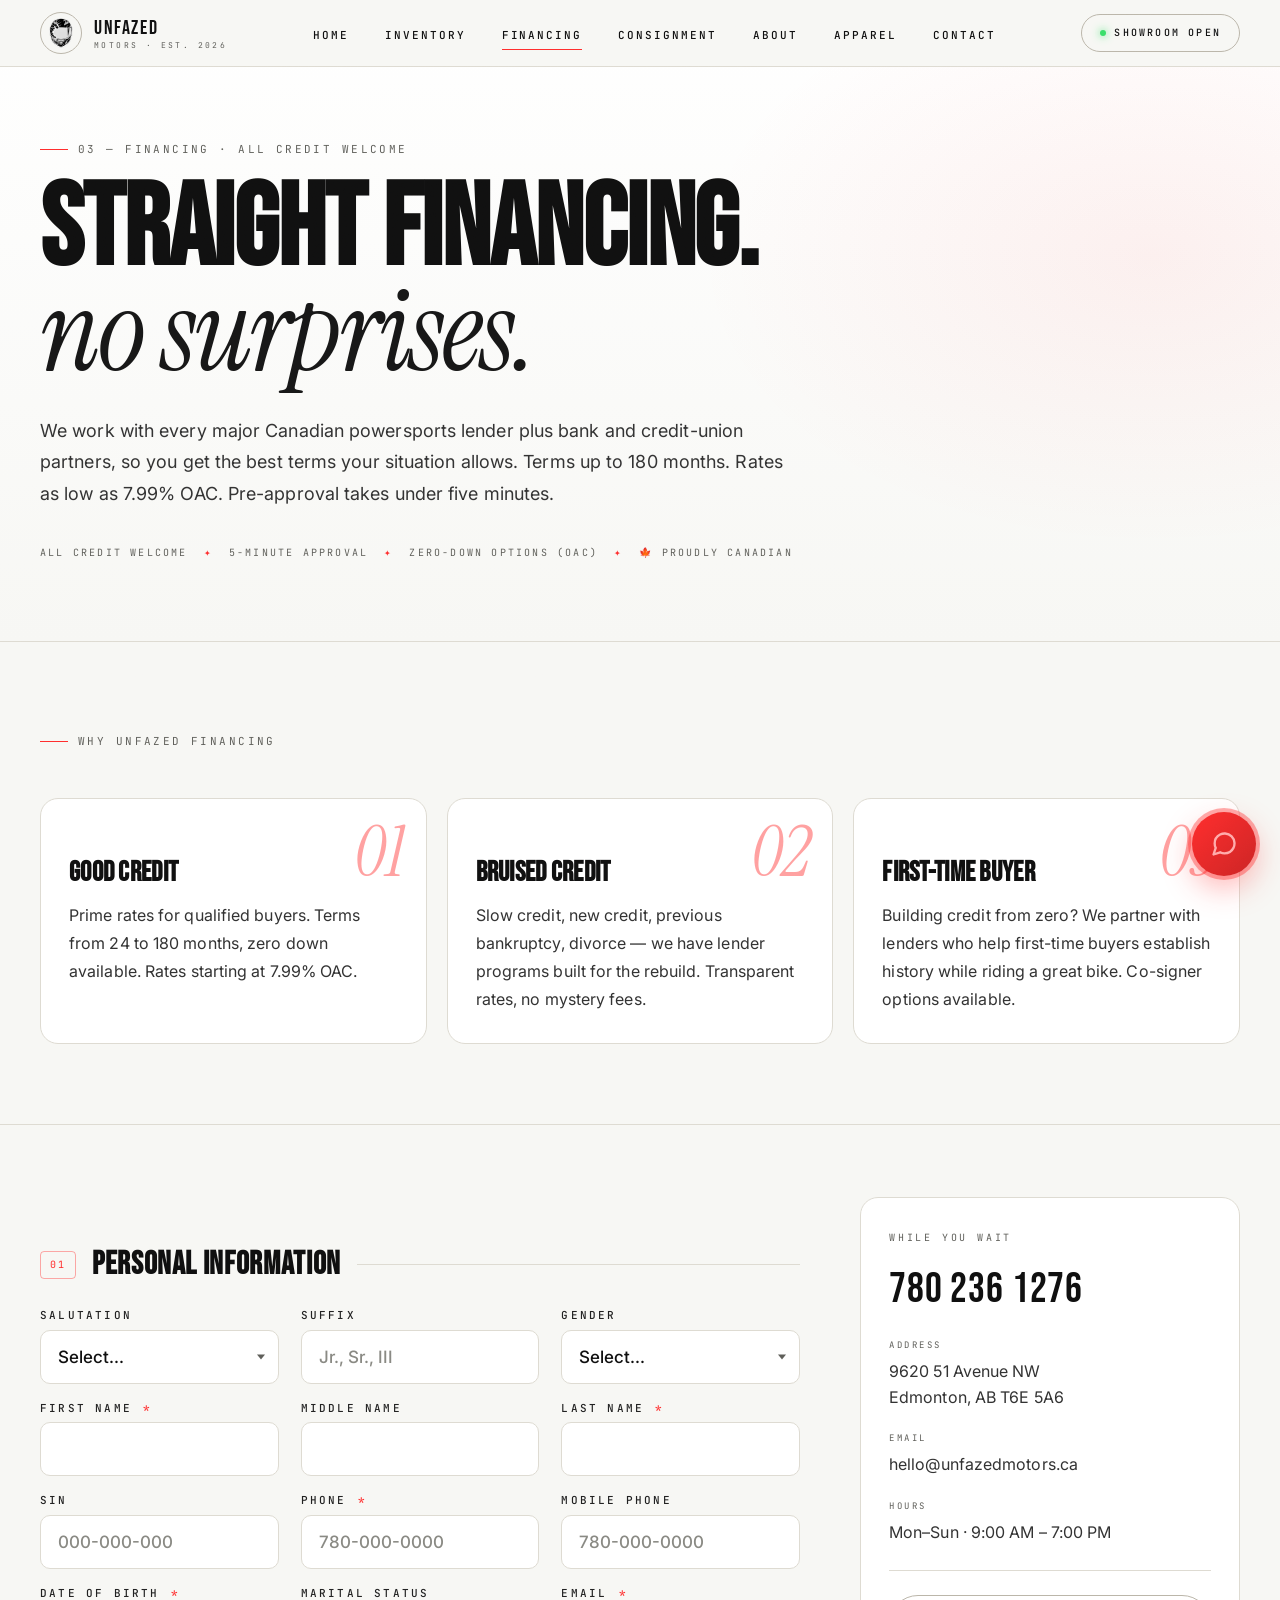
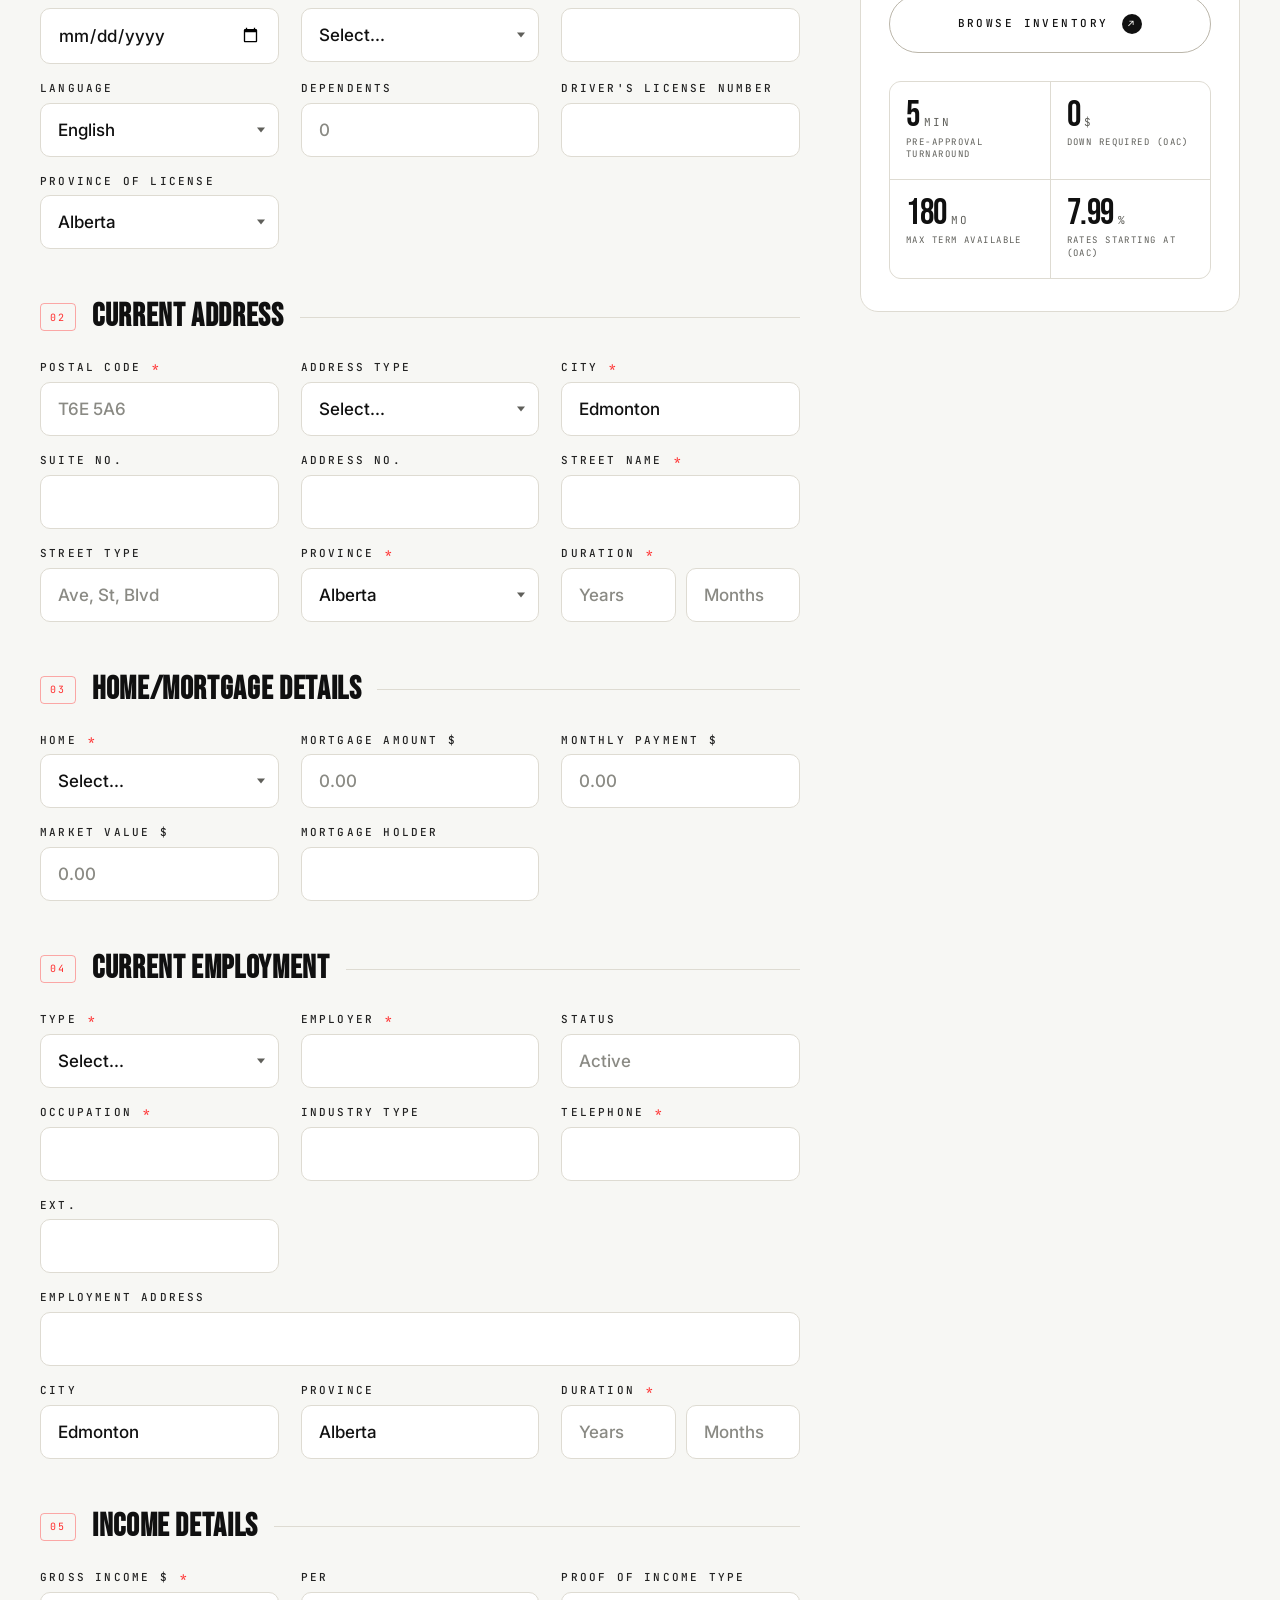
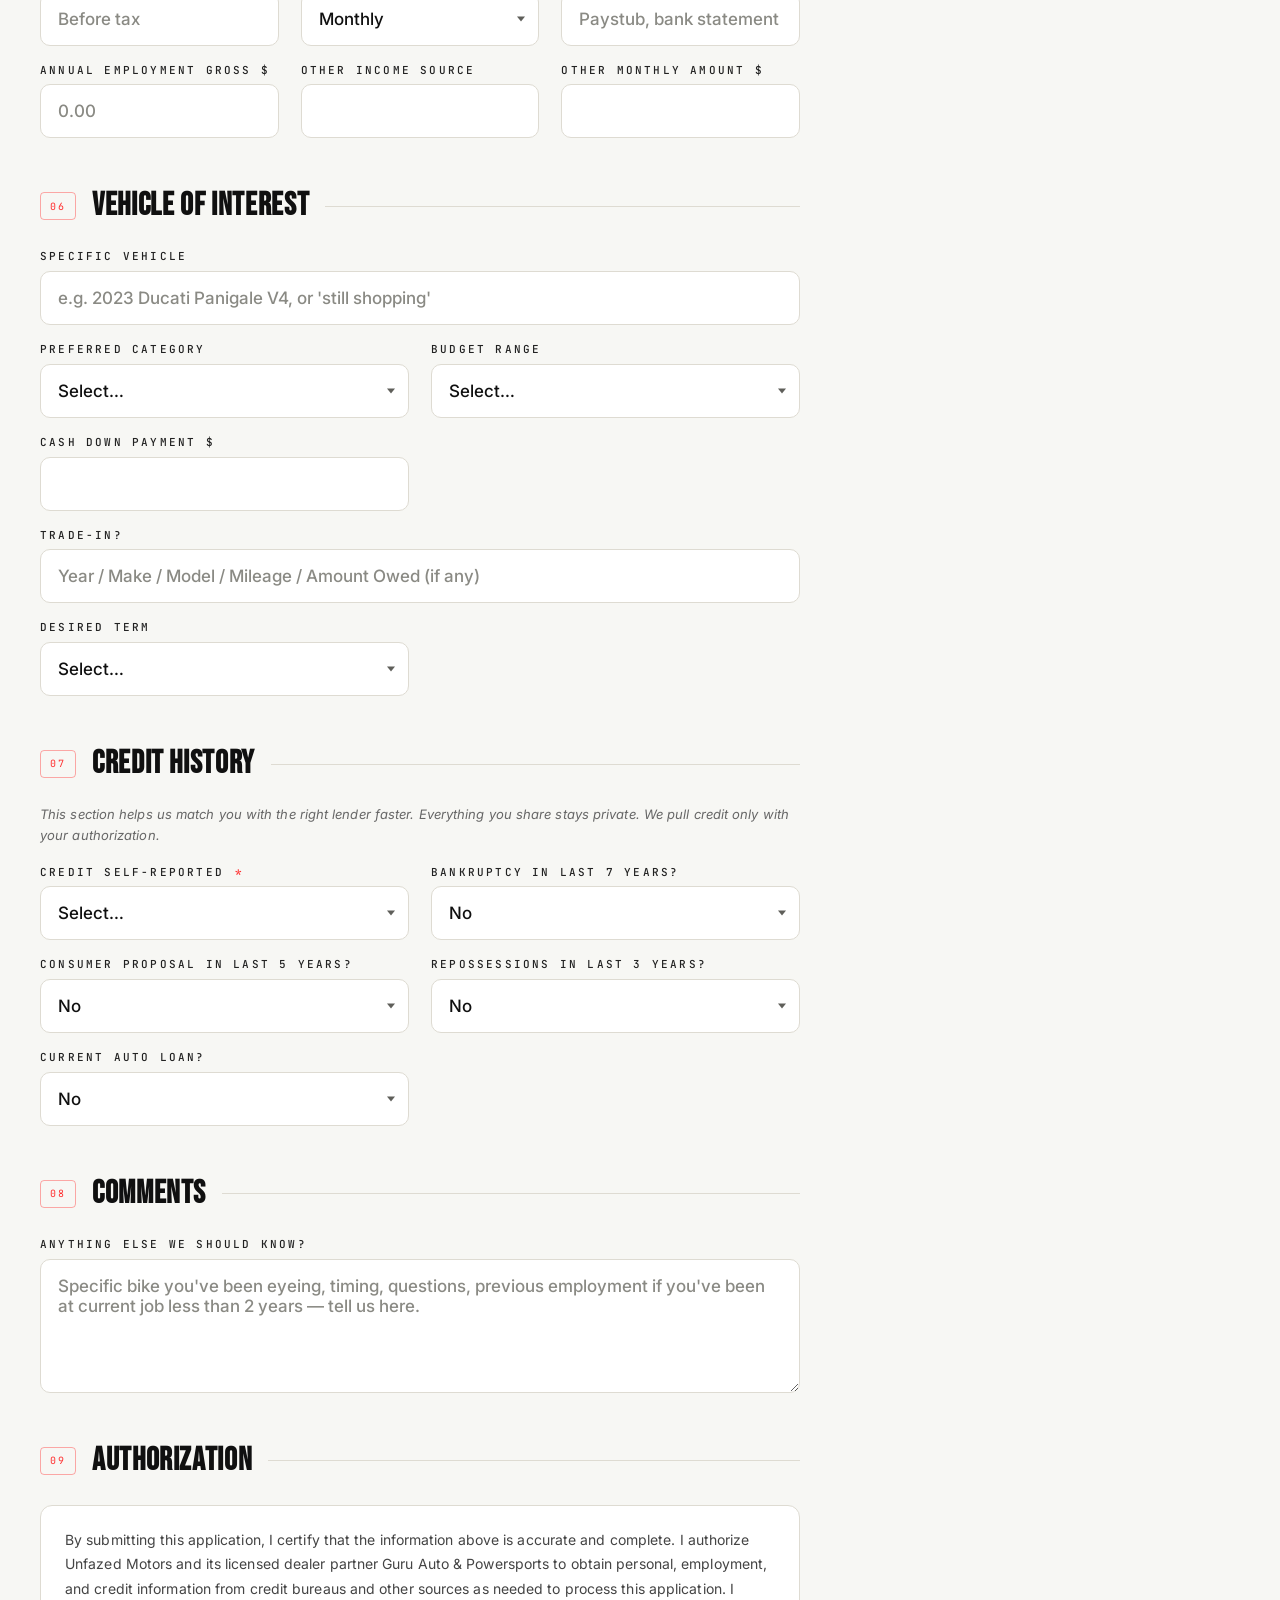
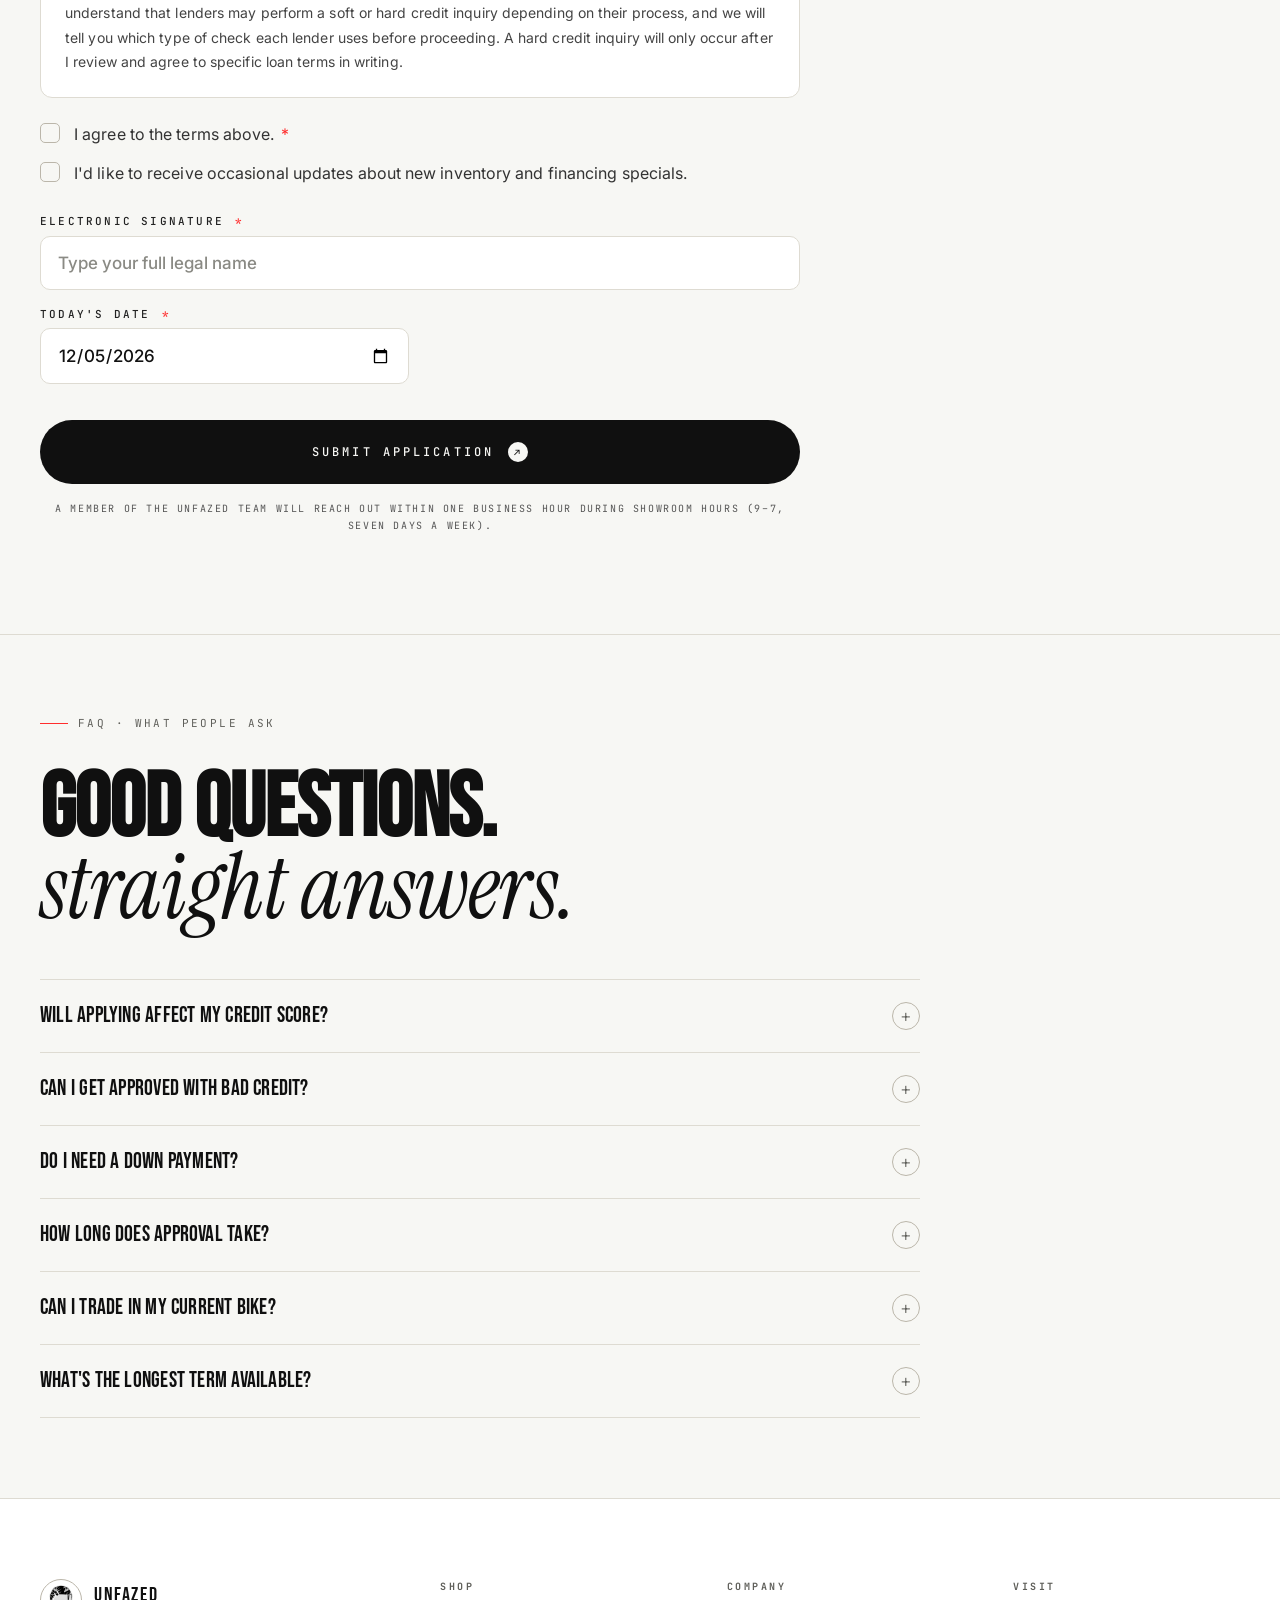
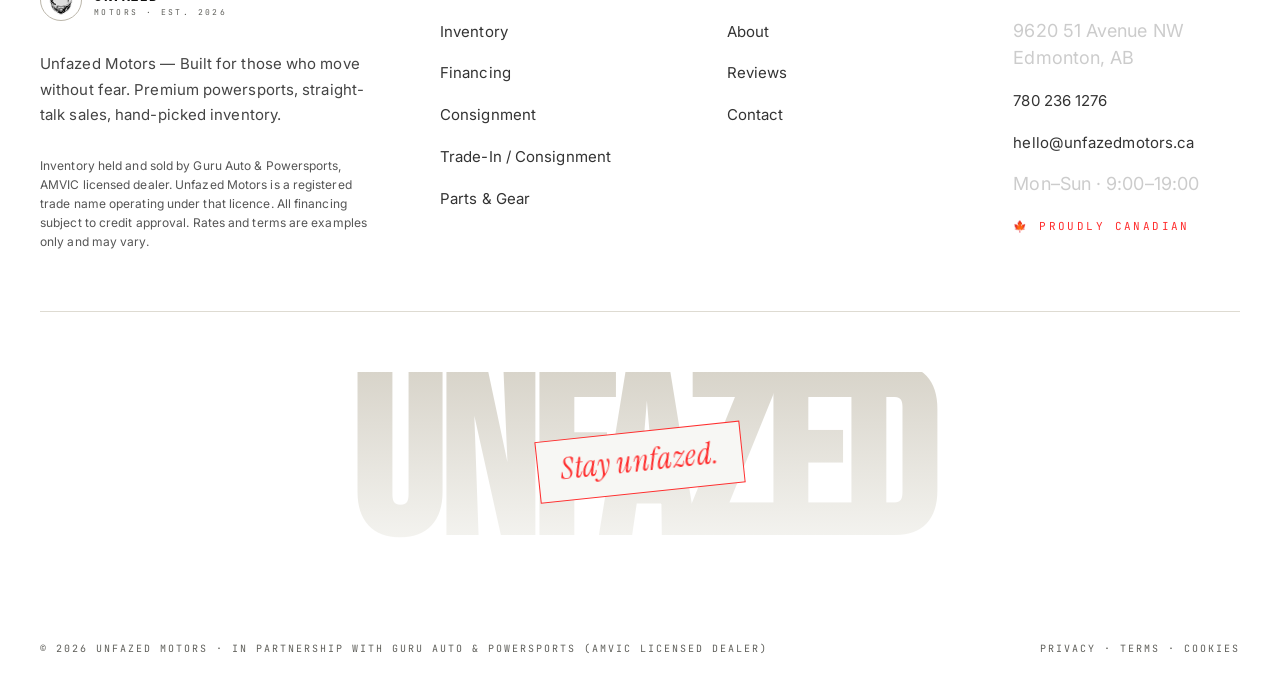
<file: financing.html>
<!DOCTYPE html>
<html lang="en">
<head>
<meta charset="UTF-8">
<meta name="viewport" content="width=device-width, initial-scale=1.0">
<title>Financing · Apply in 5 Minutes — Unfazed Motors</title>
<link rel="icon" href="favicon.ico" sizes="any">
<link rel="icon" type="image/png" href="assets/logo-damaged.png">
<link rel="apple-touch-icon" href="assets/logo-damaged.png">
<meta name="description" content="Apply for motorcycle and powersports financing in Edmonton. All credit situations welcome. Terms up to 180 months, rates as low as 7.99% OAC. Pre-approval in 5 minutes.">
<meta name="theme-color" content="#0a0a0a">
<link rel="preconnect" href="https://fonts.googleapis.com">
<link rel="preconnect" href="https://fonts.gstatic.com" crossorigin>
<link href="https://fonts.googleapis.com/css2?family=Bebas+Neue&family=Instrument+Serif:ital@0;1&family=JetBrains+Mono:wght@400;500&family=Inter:wght@300;400;500;600&display=swap" rel="stylesheet">
<link rel="stylesheet" href="css/style.css">
<link rel="stylesheet" href="css/financing.css">
<link rel="stylesheet" href="css/chatbot.css">
</head>
<body class="financing-page">

<!-- ========== HEADER ========== -->
<header id="hdr" class="stuck">
  <a href="index.html" class="brand">
    <div class="brand-mark"><img src="assets/logo-damaged.png" decoding="async" loading="lazy" decoding="async" alt="Unfazed Motors"></div>
    <div class="brand-name">UNFAZED<small>MOTORS · EST. 2026</small></div>
  </a>
  <nav>
    <ul>
      <li><a href="index.html">Home</a></li>
      <li><a href="inventory.html">Inventory</a></li>
      <li><a href="financing.html" class="active">Financing</a></li>
      <li><a href="consignment.html">Consignment</a></li>
      <li><a href="index.html#about">About</a></li>
      <li><a href="index.html#apparel">Apparel</a></li>
      <li><a href="index.html#contact">Contact</a></li>
    </ul>
  </nav>
  <a href="tel:17802361276" class="header-cta">Showroom Open</a>
  <button class="burger" aria-label="Menu"><span></span><span></span><span></span></button>
</header>

<nav class="mobile-nav" id="mobileNav">
  <a href="index.html">Home</a>
  <a href="inventory.html">Inventory</a>
  <a href="financing.html">Financing</a>
  <a href="consignment.html">Consignment</a>
  <a href="index.html#about">About</a>
  <a href="index.html#contact">Contact</a>
  <a href="tel:17802361276" class="mob-cta">780 236 1276</a>
</nav>

<!-- ========== HERO ========== -->
<section class="fin-hero">
  <div class="fin-hero-inner">
    <span class="eyebrow">03 — FINANCING · ALL CREDIT WELCOME</span>
    <h1>Straight financing.<br><em class="serif">no surprises.</em></h1>
    <p>We work with every major Canadian powersports lender plus bank and credit-union partners, so you get the best terms your situation allows. Terms up to 180 months. Rates as low as 7.99% OAC. Pre-approval takes under five minutes.</p>
    <div class="fin-trust">
      <span class="fin-trust-item">ALL CREDIT WELCOME</span>
      <span class="fin-trust-sep">✦</span>
      <span class="fin-trust-item">5-MINUTE APPROVAL</span>
      <span class="fin-trust-sep">✦</span>
      <span class="fin-trust-item">ZERO-DOWN OPTIONS (OAC)</span>
      <span class="fin-trust-sep">✦</span>
      <span class="fin-trust-item">🍁 PROUDLY CANADIAN</span>
    </div>
  </div>
</section>

<!-- ========== WHY CARDS ========== -->
<div class="fin-why">
  <span class="eyebrow fin-why-eyebrow">Why Unfazed Financing</span>
  <div class="fin-why-grid">
    <div class="fin-why-card">
      <span class="wc-num">01</span>
      <h3>Good Credit</h3>
      <p>Prime rates for qualified buyers. Terms from 24 to 180 months, zero down available. Rates starting at 7.99% OAC.</p>
    </div>
    <div class="fin-why-card">
      <span class="wc-num">02</span>
      <h3>Bruised Credit</h3>
      <p>Slow credit, new credit, previous bankruptcy, divorce — we have lender programs built for the rebuild. Transparent rates, no mystery fees.</p>
    </div>
    <div class="fin-why-card">
      <span class="wc-num">03</span>
      <h3>First-Time Buyer</h3>
      <p>Building credit from zero? We partner with lenders who help first-time buyers establish history while riding a great bike. Co-signer options available.</p>
    </div>
  </div>
</div>

<!-- ========== FORM + SIDEBAR ========== -->
<div class="fin-body">

  <!-- ---- MAIN COLUMN ---- -->
  <div class="fin-main">

    <!-- Success state (hidden until submission) -->
    <div id="finSuccess">
      <div class="fin-success-block">
        <div class="fin-success-icon">✓</div>
        <h2>Application <em class="serif">received.</em></h2>
        <p>Thanks. We've got it from here. You'll hear from us within one business hour during showroom hours.</p>
        <div class="fin-success-btns">
          <a href="tel:17802361276" class="btn btn-primary">Call 780 236 1276 <span class="arrow">↗</span></a>
          <a href="inventory.html" class="btn btn-outline">Browse Inventory <span class="arrow">↗</span></a>
        </div>
      </div>
    </div>

    <!-- Error state (shown above form on failure, form stays) -->
    <div id="finError">
      <div class="fin-error-block">
        <p>Something went wrong sending your application. Please call us directly at <a href="tel:17802361276">780 236 1276</a> or email <a href="mailto:hello@unfazedmotors.ca">hello@unfazedmotors.ca</a> and we'll get you sorted.</p>
      </div>
    </div>

    <!-- THE FORM -->
    <div id="finFormWrap">
      <form
        id="finForm"
        action="https://formspree.io/f/mlgkwewr"
        method="POST"
        novalidate
      >
        <!-- Formspree helpers -->
        <input type="hidden" name="_subject" value="Financing Application — Unfazed Motors">
        <input type="hidden" name="_replyto" id="replyto">

        <!-- ============ SECTION 01 - PERSONAL INFORMATION ============ -->
        <div class="fs-section-head">
          <span class="fs-num">01</span>
          <h2 class="fs-section-title">Personal Information</h2>
          <div class="fs-section-rule"></div>
        </div>
        <div class="fs-grid fs-grid-3">
          <div class="fs-field">
            <label class="fs-label" for="salutation">Salutation</label>
            <div class="fs-select-wrap">
              <select class="fs-select" id="salutation" name="salutation">
                <option value="" selected>Select...</option>
                <option>Mr.</option>
                <option>Mrs.</option>
                <option>Ms.</option>
                <option>Miss</option>
                <option>Dr.</option>
              </select>
            </div>
          </div>
          <div class="fs-field">
            <label class="fs-label" for="suffix">Suffix</label>
            <input class="fs-input" type="text" id="suffix" name="suffix" placeholder="Jr., Sr., III">
          </div>
          <div class="fs-field">
            <label class="fs-label" for="gender">Gender</label>
            <div class="fs-select-wrap">
              <select class="fs-select" id="gender" name="gender">
                <option value="" selected>Select...</option>
                <option>Male</option>
                <option>Female</option>
                <option>Other</option>
                <option>Prefer not to say</option>
              </select>
            </div>
          </div>
          <div class="fs-field">
            <label class="fs-label" for="firstName">First Name <i class="req">*</i></label>
            <input class="fs-input" type="text" id="firstName" name="firstName" required autocomplete="given-name">
          </div>
          <div class="fs-field">
            <label class="fs-label" for="middleName">Middle Name</label>
            <input class="fs-input" type="text" id="middleName" name="middleName" autocomplete="additional-name">
          </div>
          <div class="fs-field">
            <label class="fs-label" for="lastName">Last Name <i class="req">*</i></label>
            <input class="fs-input" type="text" id="lastName" name="lastName" required autocomplete="family-name">
          </div>
          <div class="fs-field">
            <label class="fs-label" for="sin">SIN</label>
            <input class="fs-input" type="text" id="sin" name="sin" inputmode="numeric" maxlength="11" placeholder="000-000-000" autocomplete="off">
          </div>
          <div class="fs-field">
            <label class="fs-label" for="phone">Phone <i class="req">*</i></label>
            <input class="fs-input" type="tel" id="phone" name="phone" required placeholder="780-000-0000" autocomplete="tel">
          </div>
          <div class="fs-field">
            <label class="fs-label" for="mobilePhone">Mobile Phone</label>
            <input class="fs-input" type="tel" id="mobilePhone" name="mobilePhone" placeholder="780-000-0000" autocomplete="tel">
          </div>
          <div class="fs-field">
            <label class="fs-label" for="dob">Date of Birth <i class="req">*</i></label>
            <input class="fs-input" type="date" id="dob" name="dateOfBirth" required>
          </div>
          <div class="fs-field">
            <label class="fs-label" for="maritalStatus">Marital Status</label>
            <div class="fs-select-wrap">
              <select class="fs-select" id="maritalStatus" name="maritalStatus">
                <option value="" selected>Select...</option>
                <option>Single</option>
                <option>Married</option>
                <option>Common-law</option>
                <option>Divorced</option>
                <option>Separated</option>
                <option>Widowed</option>
              </select>
            </div>
          </div>
          <div class="fs-field">
            <label class="fs-label" for="emailInput">Email <i class="req">*</i></label>
            <input class="fs-input" type="email" id="emailInput" name="email" required autocomplete="email">
          </div>
          <div class="fs-field">
            <label class="fs-label" for="language">Language</label>
            <div class="fs-select-wrap">
              <select class="fs-select" id="language" name="language">
                <option>English</option>
                <option>French</option>
                <option>Arabic</option>
                <option>Other</option>
              </select>
            </div>
          </div>
          <div class="fs-field">
            <label class="fs-label" for="dependents">Dependents</label>
            <input class="fs-input" type="number" id="dependents" name="dependents" min="0" placeholder="0">
          </div>
          <div class="fs-field">
            <label class="fs-label" for="dlNum">Driver's License Number</label>
            <input class="fs-input" type="text" id="dlNum" name="driverLicense" autocomplete="off">
          </div>
          <div class="fs-field">
            <label class="fs-label" for="dlProv">Province of License</label>
            <div class="fs-select-wrap">
              <select class="fs-select" id="dlProv" name="licenseProvince">
                <option value="Alberta" selected>Alberta</option>
                <option>British Columbia</option>
                <option>Manitoba</option>
                <option>New Brunswick</option>
                <option>Newfoundland and Labrador</option>
                <option>Northwest Territories</option>
                <option>Nova Scotia</option>
                <option>Nunavut</option>
                <option>Ontario</option>
                <option>Prince Edward Island</option>
                <option>Quebec</option>
                <option>Saskatchewan</option>
                <option>Yukon</option>
              </select>
            </div>
          </div>
        </div>

        <!-- ============ SECTION 02 - CURRENT ADDRESS ============ -->
        <div class="fs-section-head">
          <span class="fs-num">02</span>
          <h2 class="fs-section-title">Current Address</h2>
          <div class="fs-section-rule"></div>
        </div>
        <div class="fs-grid fs-grid-3">
          <div class="fs-field">
            <label class="fs-label" for="postal">Postal Code <i class="req">*</i></label>
            <input class="fs-input" type="text" id="postal" name="postalCode" required placeholder="T6E 5A6" autocomplete="postal-code">
          </div>
          <div class="fs-field">
            <label class="fs-label" for="addressType">Address Type</label>
            <div class="fs-select-wrap">
              <select class="fs-select" id="addressType" name="addressType">
                <option value="" selected>Select...</option>
                <option>House</option>
                <option>Apartment</option>
                <option>Condo</option>
                <option>Townhouse</option>
                <option>Other</option>
              </select>
            </div>
          </div>
          <div class="fs-field">
            <label class="fs-label" for="city">City <i class="req">*</i></label>
            <input class="fs-input" type="text" id="city" name="city" required autocomplete="address-level2" value="Edmonton">
          </div>
          <div class="fs-field">
            <label class="fs-label" for="suiteNo">Suite No.</label>
            <input class="fs-input" type="text" id="suiteNo" name="suiteNo">
          </div>
          <div class="fs-field">
            <label class="fs-label" for="addressNo">Address No.</label>
            <input class="fs-input" type="text" id="addressNo" name="addressNo">
          </div>
          <div class="fs-field">
            <label class="fs-label" for="streetName">Street Name <i class="req">*</i></label>
            <input class="fs-input" type="text" id="streetName" name="streetName" required autocomplete="street-address">
          </div>
          <div class="fs-field">
            <label class="fs-label" for="streetType">Street Type</label>
            <input class="fs-input" type="text" id="streetType" name="streetType" placeholder="Ave, St, Blvd">
          </div>
          <div class="fs-field">
            <label class="fs-label" for="addrProv">Province <i class="req">*</i></label>
            <div class="fs-select-wrap">
              <select class="fs-select" id="addrProv" name="province" required>
                <option value="Alberta" selected>Alberta</option>
                <option>British Columbia</option>
                <option>Manitoba</option>
                <option>Ontario</option>
                <option>Saskatchewan</option>
                <option>Other</option>
              </select>
            </div>
          </div>
          <div class="fs-duration fs-field">
            <label class="fs-label">Duration <i class="req">*</i></label>
            <div class="fs-split">
              <input class="fs-input" type="number" id="currentAddressYears" name="currentAddressYears" required min="0" placeholder="Years">
              <input class="fs-input" type="number" id="currentAddressMonths" name="currentAddressMonths" required min="0" max="11" placeholder="Months">
            </div>
          </div>
        </div>

        <div class="fs-conditional" id="previousAddressBlock" hidden>
          <p class="fs-sub-label">Previous Address</p>
          <div class="fs-grid fs-grid-3">
            <div class="fs-field">
              <label class="fs-label" for="prevPostal">Postal Code <i class="req">*</i></label>
              <input class="fs-input conditional-required" type="text" id="prevPostal" name="previousPostalCode" placeholder="T6E 5A6">
            </div>
            <div class="fs-field">
              <label class="fs-label" for="prevAddressType">Address Type</label>
              <input class="fs-input" type="text" id="prevAddressType" name="previousAddressType">
            </div>
            <div class="fs-field">
              <label class="fs-label" for="prevCity">City <i class="req">*</i></label>
              <input class="fs-input conditional-required" type="text" id="prevCity" name="previousCity" value="Edmonton">
            </div>
            <div class="fs-field">
              <label class="fs-label" for="prevSuiteNo">Suite No.</label>
              <input class="fs-input" type="text" id="prevSuiteNo" name="previousSuiteNo">
            </div>
            <div class="fs-field">
              <label class="fs-label" for="prevAddressNo">Address No.</label>
              <input class="fs-input" type="text" id="prevAddressNo" name="previousAddressNo">
            </div>
            <div class="fs-field">
              <label class="fs-label" for="prevStreetName">Street Name <i class="req">*</i></label>
              <input class="fs-input conditional-required" type="text" id="prevStreetName" name="previousStreetName">
            </div>
            <div class="fs-field">
              <label class="fs-label" for="prevProvince">Province <i class="req">*</i></label>
              <input class="fs-input conditional-required" type="text" id="prevProvince" name="previousProvince" value="Alberta">
            </div>
            <div class="fs-duration fs-field">
              <label class="fs-label">Duration</label>
              <div class="fs-split">
                <input class="fs-input" type="number" id="previousAddressYears" name="previousAddressYears" min="0" placeholder="Years">
                <input class="fs-input" type="number" id="previousAddressMonths" name="previousAddressMonths" min="0" max="11" placeholder="Months">
              </div>
            </div>
          </div>
        </div>

        <!-- ============ SECTION 03 - HOME/MORTGAGE DETAILS ============ -->
        <div class="fs-section-head">
          <span class="fs-num">03</span>
          <h2 class="fs-section-title">Home/Mortgage Details</h2>
          <div class="fs-section-rule"></div>
        </div>
        <div class="fs-grid fs-grid-3">
          <div class="fs-field">
            <label class="fs-label" for="housing">Home <i class="req">*</i></label>
            <div class="fs-select-wrap">
              <select class="fs-select" id="housing" name="housing" required>
                <option value="" selected>Select...</option>
                <option>Own</option>
                <option>Rent</option>
                <option>Live with Family</option>
                <option>Other</option>
              </select>
            </div>
          </div>
          <div class="fs-field">
            <label class="fs-label" for="mortgageAmount">Mortgage Amount $</label>
            <input class="fs-input" type="number" id="mortgageAmount" name="mortgageAmount" min="0" placeholder="0.00">
          </div>
          <div class="fs-field">
            <label class="fs-label" for="rentMortgage">Monthly Payment $</label>
            <input class="fs-input" type="number" id="rentMortgage" name="monthlyHousingPayment" min="0" placeholder="0.00">
          </div>
          <div class="fs-field">
            <label class="fs-label" for="marketValue">Market Value $</label>
            <input class="fs-input" type="number" id="marketValue" name="marketValue" min="0" placeholder="0.00">
          </div>
          <div class="fs-field">
            <label class="fs-label" for="mortgageHolder">Mortgage Holder</label>
            <input class="fs-input" type="text" id="mortgageHolder" name="mortgageHolder">
          </div>
        </div>

        <!-- ============ SECTION 04 - CURRENT EMPLOYMENT ============ -->
        <div class="fs-section-head">
          <span class="fs-num">04</span>
          <h2 class="fs-section-title">Current Employment</h2>
          <div class="fs-section-rule"></div>
        </div>
        <div class="fs-grid fs-grid-3">
          <div class="fs-field">
            <label class="fs-label" for="employmentType">Type <i class="req">*</i></label>
            <div class="fs-select-wrap">
              <select class="fs-select" id="employmentType" name="employmentType" required>
                <option value="" selected>Select...</option>
                <option>Full-time</option>
                <option>Part-time</option>
                <option>Self-employed</option>
                <option>Contract</option>
                <option>Retired</option>
                <option>Student</option>
                <option>Other</option>
              </select>
            </div>
          </div>
          <div class="fs-field">
            <label class="fs-label" for="employer">Employer <i class="req">*</i></label>
            <input class="fs-input" type="text" id="employer" name="employerName" required>
          </div>
          <div class="fs-field">
            <label class="fs-label" for="employmentStatus">Status</label>
            <input class="fs-input" type="text" id="employmentStatus" name="employmentStatus" placeholder="Active">
          </div>
          <div class="fs-field">
            <label class="fs-label" for="jobTitle">Occupation <i class="req">*</i></label>
            <input class="fs-input" type="text" id="jobTitle" name="jobTitle" required>
          </div>
          <div class="fs-field">
            <label class="fs-label" for="industryType">Industry Type</label>
            <input class="fs-input" type="text" id="industryType" name="industryType">
          </div>
          <div class="fs-field">
            <label class="fs-label" for="employerPhone">Telephone <i class="req">*</i></label>
            <input class="fs-input" type="tel" id="employerPhone" name="employerPhone" required>
          </div>
          <div class="fs-field">
            <label class="fs-label" for="employerExt">Ext.</label>
            <input class="fs-input" type="text" id="employerExt" name="employerExt">
          </div>
          <div class="fs-field full">
            <label class="fs-label" for="employerAddress">Employment Address</label>
            <input class="fs-input" type="text" id="employerAddress" name="employerAddress">
          </div>
          <div class="fs-field">
            <label class="fs-label" for="employerCity">City</label>
            <input class="fs-input" type="text" id="employerCity" name="employerCity" value="Edmonton">
          </div>
          <div class="fs-field">
            <label class="fs-label" for="employerProvince">Province</label>
            <input class="fs-input" type="text" id="employerProvince" name="employerProvince" value="Alberta">
          </div>
          <div class="fs-duration fs-field">
            <label class="fs-label">Duration <i class="req">*</i></label>
            <div class="fs-split">
              <input class="fs-input" type="number" id="currentJobYears" name="currentJobYears" required min="0" placeholder="Years">
              <input class="fs-input" type="number" id="currentJobMonths" name="currentJobMonths" required min="0" max="11" placeholder="Months">
            </div>
          </div>
        </div>

        <div class="fs-conditional" id="previousEmploymentBlock" hidden>
          <p class="fs-sub-label">Previous Employment</p>
          <div class="fs-grid fs-grid-3">
            <div class="fs-field">
              <label class="fs-label" for="previousEmploymentType">Type <i class="req">*</i></label>
              <input class="fs-input conditional-required" type="text" id="previousEmploymentType" name="previousEmploymentType">
            </div>
            <div class="fs-field">
              <label class="fs-label" for="previousEmployer">Employer <i class="req">*</i></label>
              <input class="fs-input conditional-required" type="text" id="previousEmployer" name="previousEmployer">
            </div>
            <div class="fs-field">
              <label class="fs-label" for="previousJobTitle">Occupation</label>
              <input class="fs-input" type="text" id="previousJobTitle" name="previousJobTitle">
            </div>
            <div class="fs-field">
              <label class="fs-label" for="previousEmployerPhone">Telephone</label>
              <input class="fs-input" type="tel" id="previousEmployerPhone" name="previousEmployerPhone">
            </div>
            <div class="fs-field full">
              <label class="fs-label" for="previousEmployerAddress">Employment Address</label>
              <input class="fs-input" type="text" id="previousEmployerAddress" name="previousEmployerAddress">
            </div>
            <div class="fs-field">
              <label class="fs-label" for="previousEmployerCity">City</label>
              <input class="fs-input" type="text" id="previousEmployerCity" name="previousEmployerCity" value="Edmonton">
            </div>
            <div class="fs-field">
              <label class="fs-label" for="previousEmployerProvince">Province</label>
              <input class="fs-input" type="text" id="previousEmployerProvince" name="previousEmployerProvince" value="Alberta">
            </div>
            <div class="fs-duration fs-field">
              <label class="fs-label">Duration</label>
              <div class="fs-split">
                <input class="fs-input" type="number" id="previousJobYears" name="previousJobYears" min="0" placeholder="Years">
                <input class="fs-input" type="number" id="previousJobMonths" name="previousJobMonths" min="0" max="11" placeholder="Months">
              </div>
            </div>
          </div>
        </div>

        <!-- ============ SECTION 05 - INCOME DETAILS ============ -->
        <div class="fs-section-head">
          <span class="fs-num">05</span>
          <h2 class="fs-section-title">Income Details</h2>
          <div class="fs-section-rule"></div>
        </div>
        <div class="fs-grid fs-grid-3">
          <div class="fs-field">
            <label class="fs-label" for="grossIncome">Gross Income $ <i class="req">*</i></label>
            <input class="fs-input" type="number" id="grossIncome" name="grossMonthlyIncome" required min="0" placeholder="Before tax">
          </div>
          <div class="fs-field">
            <label class="fs-label" for="incomePer">Per</label>
            <div class="fs-select-wrap">
              <select class="fs-select" id="incomePer" name="incomePer">
                <option>Monthly</option>
                <option>Bi-weekly</option>
                <option>Weekly</option>
                <option>Yearly</option>
              </select>
            </div>
          </div>
          <div class="fs-field">
            <label class="fs-label" for="proofIncomeType">Proof of Income Type</label>
            <input class="fs-input" type="text" id="proofIncomeType" name="proofIncomeType" placeholder="Paystub, bank statement">
          </div>
          <div class="fs-field">
            <label class="fs-label" for="annualEmploymentGross">Annual Employment Gross $</label>
            <input class="fs-input" type="number" id="annualEmploymentGross" name="annualEmploymentGross" min="0" placeholder="0.00">
          </div>
          <div class="fs-field">
            <label class="fs-label" for="addlIncomeSource">Other Income Source</label>
            <input class="fs-input" type="text" id="addlIncomeSource" name="additionalIncomeSource">
          </div>
          <div class="fs-field">
            <label class="fs-label" for="addlIncomeAmt">Other Monthly Amount $</label>
            <input class="fs-input" type="number" id="addlIncomeAmt" name="additionalIncomeAmount" min="0">
          </div>
        </div>

        <!-- ============ SECTION 06 - VEHICLE OF INTEREST ============ -->
        <div class="fs-section-head">
          <span class="fs-num">06</span>
          <h2 class="fs-section-title">Vehicle of Interest</h2>
          <div class="fs-section-rule"></div>
        </div>
        <div class="fs-grid">
          <div class="fs-field full">
            <label class="fs-label" for="specificVehicle">Specific Vehicle</label>
            <input class="fs-input" type="text" id="specificVehicle" name="specificVehicle" placeholder="e.g. 2023 Ducati Panigale V4, or 'still shopping'">
          </div>
          <div class="fs-field">
            <label class="fs-label" for="preferredCat">Preferred Category</label>
            <div class="fs-select-wrap">
              <select class="fs-select" id="preferredCat" name="preferredCategory">
                <option value="" disabled selected>Select…</option>
                <option value="Sportbike">Sportbike</option>
                <option value="Adventure">Adventure</option>
                <option value="Naked">Naked</option>
                <option value="Cruiser">Cruiser</option>
                <option value="Touring">Touring</option>
                <option value="ATV">ATV</option>
                <option value="UTV">UTV</option>
                <option value="Off-Road">Off-Road</option>
                <option value="Scooter">Scooter</option>
                <option value="Snowmobile">Snowmobile</option>
                <option value="Open to suggestions">Open to suggestions</option>
              </select>
            </div>
          </div>
          <div class="fs-field">
            <label class="fs-label" for="budgetRange">Budget Range</label>
            <div class="fs-select-wrap">
              <select class="fs-select" id="budgetRange" name="budgetRange">
                <option value="" disabled selected>Select…</option>
                <option value="Under $10K">Under $10K</option>
                <option value="$10K–$15K">$10K–$15K</option>
                <option value="$15K–$20K">$15K–$20K</option>
                <option value="$20K–$30K">$20K–$30K</option>
                <option value="$30K–$50K">$30K–$50K</option>
                <option value="$50K+">$50K+</option>
              </select>
            </div>
          </div>
          <div class="fs-field">
            <label class="fs-label" for="downPayment">Cash Down Payment $</label>
            <input class="fs-input" type="number" id="downPayment" name="downPayment" min="0">
          </div>
          <div class="fs-field full">
            <label class="fs-label" for="tradeIn">Trade-In?</label>
            <input class="fs-input" type="text" id="tradeIn" name="tradeIn" placeholder="Year / Make / Model / Mileage / Amount Owed (if any)">
          </div>
          <div class="fs-field">
            <label class="fs-label" for="desiredTerm">Desired Term</label>
            <div class="fs-select-wrap">
              <select class="fs-select" id="desiredTerm" name="desiredTerm">
                <option value="" disabled selected>Select…</option>
                <option value="24 months">24 months</option>
                <option value="36 months">36 months</option>
                <option value="48 months">48 months</option>
                <option value="60 months">60 months</option>
                <option value="72 months">72 months</option>
                <option value="84 months">84 months</option>
                <option value="96 months">96 months</option>
                <option value="120 months">120 months</option>
                <option value="144 months">144 months</option>
                <option value="180 months">180 months</option>
                <option value="Not sure">Not sure</option>
              </select>
            </div>
          </div>
        </div>

        <!-- ============ SECTION 07 - CREDIT HISTORY ============ -->
        <div class="fs-section-head">
          <span class="fs-num">07</span>
          <h2 class="fs-section-title">Credit History</h2>
          <div class="fs-section-rule"></div>
        </div>
        <p class="fs-note">This section helps us match you with the right lender faster. Everything you share stays private. We pull credit only with your authorization.</p>
        <div class="fs-grid">
          <div class="fs-field">
            <label class="fs-label" for="creditRating">Credit Self-Reported <i class="req">*</i></label>
            <div class="fs-select-wrap">
              <select class="fs-select" id="creditRating" name="creditSelfReported" required>
                <option value="" disabled selected>Select…</option>
                <option value="Excellent">Excellent</option>
                <option value="Good">Good</option>
                <option value="Fair">Fair</option>
                <option value="Poor">Poor</option>
                <option value="No Credit History">No Credit History</option>
                <option value="Not Sure">Not Sure</option>
              </select>
            </div>
          </div>
          <div class="fs-field">
            <label class="fs-label" for="bankruptcy">Bankruptcy in Last 7 Years?</label>
            <div class="fs-select-wrap">
              <select class="fs-select" id="bankruptcy" name="bankruptcy">
                <option value="No" selected>No</option>
                <option value="Yes">Yes</option>
              </select>
            </div>
          </div>
          <div class="fs-field">
            <label class="fs-label" for="consumerProposal">Consumer Proposal in Last 5 Years?</label>
            <div class="fs-select-wrap">
              <select class="fs-select" id="consumerProposal" name="consumerProposal">
                <option value="No" selected>No</option>
                <option value="Yes">Yes</option>
              </select>
            </div>
          </div>
          <div class="fs-field">
            <label class="fs-label" for="repossessions">Repossessions in Last 3 Years?</label>
            <div class="fs-select-wrap">
              <select class="fs-select" id="repossessions" name="repossessions">
                <option value="No" selected>No</option>
                <option value="Yes">Yes</option>
              </select>
            </div>
          </div>
          <div class="fs-field">
            <label class="fs-label" for="currentAutoLoan">Current Auto Loan?</label>
            <div class="fs-select-wrap">
              <select class="fs-select" id="currentAutoLoan" name="currentAutoLoan">
                <option value="No" selected>No</option>
                <option value="Yes">Yes</option>
              </select>
            </div>
          </div>
        </div>

        <!-- ============ SECTION 08 - COMMENTS ============ -->
        <div class="fs-section-head">
          <span class="fs-num">08</span>
          <h2 class="fs-section-title">Comments</h2>
          <div class="fs-section-rule"></div>
        </div>
        <div class="fs-field">
          <label class="fs-label" for="comments">Anything Else We Should Know?</label>
          <textarea class="fs-textarea" id="comments" name="comments" rows="5" placeholder="Specific bike you've been eyeing, timing, questions, previous employment if you've been at current job less than 2 years — tell us here."></textarea>
        </div>

        <!-- ============ SECTION 09 - AUTHORIZATION ============ -->
        <div class="fs-section-head">
          <span class="fs-num">09</span>
          <h2 class="fs-section-title">Authorization</h2>
          <div class="fs-section-rule"></div>
        </div>

        <div class="fs-disclosure">
          <p>By submitting this application, I certify that the information above is accurate and complete. I authorize Unfazed Motors and its licensed dealer partner Guru Auto &amp; Powersports to obtain personal, employment, and credit information from credit bureaus and other sources as needed to process this application. I understand that lenders may perform a soft or hard credit inquiry depending on their process, and we will tell you which type of check each lender uses before proceeding. A hard credit inquiry will only occur after I review and agree to specific loan terms in writing.</p>
        </div>

        <div class="fs-checks">
          <label class="fs-check">
            <input type="checkbox" name="agreeTerms" id="agreeTerms" required>
            <span class="fs-check-box"></span>
            <span>I agree to the terms above.<i class="req"> *</i></span>
          </label>
          <label class="fs-check">
            <input type="checkbox" name="marketingOptIn" id="marketingOptIn">
            <span class="fs-check-box"></span>
            <span>I'd like to receive occasional updates about new inventory and financing specials.</span>
          </label>
        </div>

        <div class="fs-grid">
          <div class="fs-field full">
            <label class="fs-label" for="eSignature">Electronic Signature <i class="req">*</i></label>
            <input class="fs-input" type="text" id="eSignature" name="electronicSignature" required placeholder="Type your full legal name">
          </div>
          <div class="fs-field">
            <label class="fs-label" for="dateSigned">Today's Date <i class="req">*</i></label>
            <input class="fs-input" type="date" id="dateSigned" name="dateSigned" required>
          </div>
        </div>

        <!-- ============ SUBMIT ============ -->
        <div class="fin-submit-wrap">
          <button type="submit" class="btn btn-primary btn-lg" id="finSubmitBtn">
            Submit Application <span class="arrow">↗</span>
          </button>
          <p class="fin-submit-note">A member of the Unfazed team will reach out within one business hour during showroom hours (9–7, seven days a week).</p>
        </div>

      </form>
    </div><!-- /#finFormWrap -->
  </div><!-- /.fin-main -->

  <!-- ---- SIDEBAR ---- -->
  <aside class="fin-sidebar-col">
    <div class="fin-sidebar">
      <p class="sb-header">While You Wait</p>
      <a href="tel:17802361276" class="sb-phone">780 236 1276</a>

      <div class="sb-row">
        <span class="sb-row-label">Address</span>
        <div class="sb-row-val">9620 51 Avenue NW<br>Edmonton, AB T6E 5A6</div>
      </div>
      <div class="sb-row">
        <span class="sb-row-label">Email</span>
        <div class="sb-row-val"><a href="mailto:hello@unfazedmotors.ca">hello@unfazedmotors.ca</a></div>
      </div>
      <div class="sb-row">
        <span class="sb-row-label">Hours</span>
        <div class="sb-row-val">Mon–Sun · 9:00 AM – 7:00 PM</div>
      </div>

      <div class="sb-divider"></div>
      <a href="inventory.html" class="btn btn-outline sb-inv-btn">Browse Inventory <span class="arrow">↗</span></a>

      <div class="sb-stats">
        <div class="sb-stat"><b>5<span>MIN</span></b><p>Pre-approval turnaround</p></div>
        <div class="sb-stat"><b>0<span>$</span></b><p>Down required (OAC)</p></div>
        <div class="sb-stat"><b>180<span>MO</span></b><p>Max term available</p></div>
        <div class="sb-stat"><b>7.99<span>%</span></b><p>Rates starting at (OAC)</p></div>
      </div>
    </div>
  </aside>

</div><!-- /.fin-body -->

<!-- ========== FAQ ========== -->
<section class="fin-faq">
  <div class="section-head">
    <div class="left">
      <span class="eyebrow">FAQ · WHAT PEOPLE ASK</span>
      <h2 class="section-title" style="margin-top:16px">Good questions.<br><em class="serif" style="font-family:'Instrument Serif',serif;font-style:italic;font-weight:400;text-transform:lowercase">Straight answers.</em></h2>
    </div>
  </div>
  <div class="faq-list">
    <details class="faq-item">
      <summary>Will applying affect my credit score? <span class="faq-icon">+</span></summary>
      <p class="faq-body">Lenders may perform a soft or hard credit inquiry depending on their process. We'll always be transparent about which type of check each lender runs before you proceed. Most of our lender partners use soft inquiries for initial pre-approval, and only move to a hard inquiry after you review and agree to specific loan terms.</p>
    </details>
    <details class="faq-item">
      <summary>Can I get approved with bad credit? <span class="faq-icon">+</span></summary>
      <p class="faq-body">Yes. We specialize in helping riders with every kind of credit situation — bruised credit, slow credit, first-time buyers, post-bankruptcy, consumer proposals. We work with lenders specifically built for these situations.</p>
    </details>
    <details class="faq-item">
      <summary>Do I need a down payment? <span class="faq-icon">+</span></summary>
      <p class="faq-body">Not necessarily. Many of our customers qualify for zero down with approved credit. Down payments help lower your monthly payment and can unlock better rates — we'll walk you through the options when we connect.</p>
    </details>
    <details class="faq-item">
      <summary>How long does approval take? <span class="faq-icon">+</span></summary>
      <p class="faq-body">Pre-approval usually takes under five minutes. Full approval with a specific bike chosen typically completes within one business hour during showroom hours.</p>
    </details>
    <details class="faq-item">
      <summary>Can I trade in my current bike? <span class="faq-icon">+</span></summary>
      <p class="faq-body">Absolutely. Tell us about it in the application. We appraise trade-ins honestly, not aggressively — whether your bike is paid off or still financed.</p>
    </details>
    <details class="faq-item">
      <summary>What's the longest term available? <span class="faq-icon">+</span></summary>
      <p class="faq-body">We can go up to 180 months (15 years) on approved credit for qualifying units. Longer terms reduce your monthly payment but increase total interest paid — we'll walk you through the math when you visit.</p>
    </details>
  </div>
</section>

<!-- ========== FOOTER ========== -->
<footer>
  <div class="footer-top">
    <div class="foot-brand">
      <a href="index.html" class="brand">
        <div class="brand-mark"><img src="assets/logo-damaged.png" decoding="async" loading="lazy" decoding="async" alt=""></div>
        <div class="brand-name">UNFAZED<small>MOTORS · EST. 2026</small></div>
      </a>
      <p>Unfazed Motors — Built for those who move without fear. Premium powersports, straight-talk sales, hand-picked inventory.</p>
      <p style="font-size:12px;color:#555;line-height:1.6;margin-top:8px">Inventory held and sold by Guru Auto &amp; Powersports, AMVIC licensed dealer. Unfazed Motors is a registered trade name operating under that licence. All financing subject to credit approval. Rates and terms are examples only and may vary.</p>
    </div>
    <div class="foot-col">
      <h6>Shop</h6>
      <ul>
        <li><a href="inventory.html">Inventory</a></li>
        <li><a href="financing.html">Financing</a></li>
      <li><a href="consignment.html">Consignment</a></li>
        <li><a href="consignment.html">Trade-In / Consignment</a></li>
        <li><a href="#">Parts &amp; Gear</a></li>
      </ul>
    </div>
    <div class="foot-col">
      <h6>Company</h6>
      <ul>
        <li><a href="index.html#about">About</a></li>
        <li><a href="#">Reviews</a></li>
        <li><a href="index.html#contact">Contact</a></li>
      </ul>
    </div>
    <div class="foot-col">
      <h6>Visit</h6>
      <ul>
        <li style="color:#ccc">9620 51 Avenue NW<br>Edmonton, AB</li>
        <li><a href="tel:17802361276">780 236 1276</a></li>
        <li><a href="mailto:hello@unfazedmotors.ca">hello@unfazedmotors.ca</a></li>
        <li style="color:#ccc">Mon–Sun · 9:00–19:00</li>
        <li style="color:var(--accent);font-family:'JetBrains Mono',monospace;font-size:11px;letter-spacing:0.22em;text-transform:uppercase;margin-top:6px">🍁 Proudly Canadian</li>
      </ul>
    </div>
  </div>
  <div class="footer-mega"><h1>UNFAZED</h1><span class="stamp">Stay unfazed.</span></div>
  <div class="foot-bottom">
    <span>© 2026 Unfazed Motors · In partnership with Guru Auto &amp; Powersports (AMVIC Licensed Dealer)</span>
    <span><a href="#">Privacy</a> · <a href="#">Terms</a> · <a href="#">Cookies</a></span>
  </div>
</footer>

<script src="js/main.js"></script>
<script src="js/financing.js"></script>
<div id="unfazedChatRoot"></div>
<script src="js/chatbot.js" defer></script>
</body>
</html>
</file>
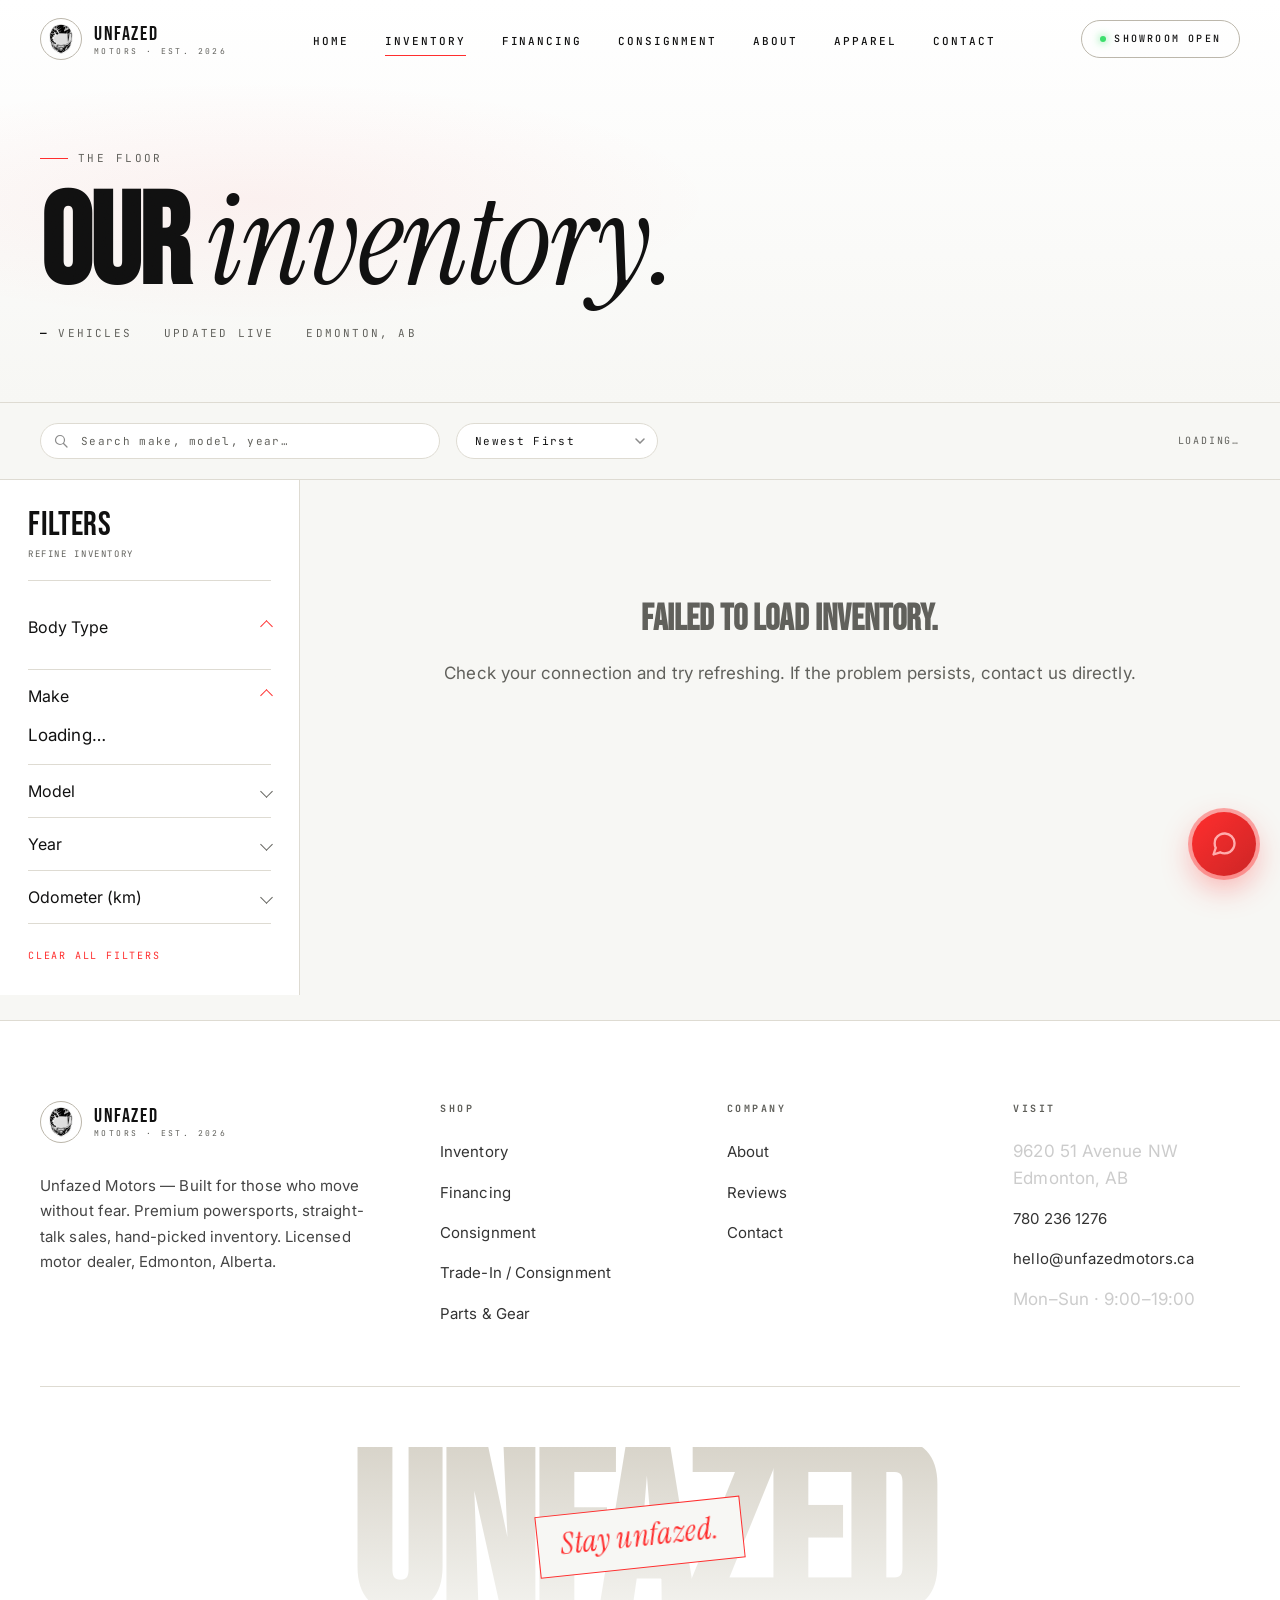
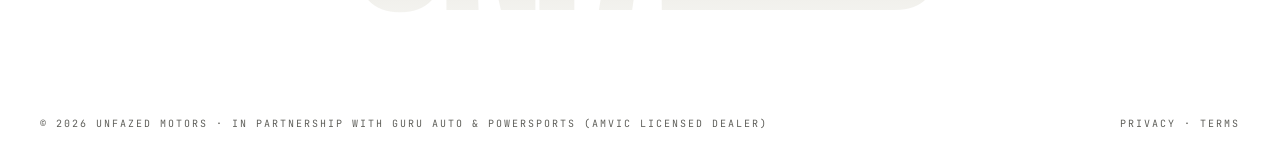
<file: inventory.html>
<!DOCTYPE html>
<html lang="en">
<head>
<meta charset="UTF-8">
<meta name="viewport" content="width=device-width, initial-scale=1.0">
<title>Inventory — Unfazed Motors</title>
<link rel="icon" href="favicon.ico" sizes="any">
<link rel="icon" type="image/png" href="assets/logo-damaged.png">
<link rel="apple-touch-icon" href="assets/logo-damaged.png">
<meta name="description" content="Browse the Unfazed Motors inventory — premium motorcycles, ATVs, UTVs, and powersports in Edmonton, Alberta.">
<meta name="theme-color" content="#0a0a0a">
<link rel="preconnect" href="https://fonts.googleapis.com">
<link rel="preconnect" href="https://fonts.gstatic.com" crossorigin>
<link href="https://fonts.googleapis.com/css2?family=Bebas+Neue&family=Instrument+Serif:ital@0;1&family=JetBrains+Mono:wght@400;500&family=Inter:wght@300;400;500;600&display=swap" rel="stylesheet">
<link rel="stylesheet" href="css/style.css">
<link rel="stylesheet" href="css/inventory-page.css">
<link rel="stylesheet" href="css/chatbot.css">
</head>
<body>

<header id="hdr">
  <a href="index.html" class="brand">
    <div class="brand-mark"><img src="assets/logo-damaged.png" decoding="async" loading="lazy" decoding="async" alt="Unfazed Motors"></div>
    <div class="brand-name">UNFAZED<small>MOTORS · EST. 2026</small></div>
  </a>
  <nav>
    <ul>
      <li><a href="index.html">Home</a></li>
      <li><a href="inventory.html">Inventory</a></li>
      <li><a href="financing.html">Financing</a></li>
      <li><a href="consignment.html">Consignment</a></li>
      <li><a href="index.html#about">About</a></li>
      <li><a href="index.html#apparel">Apparel</a></li>
      <li><a href="index.html#contact">Contact</a></li>
    </ul>
  </nav>
  <a href="index.html#contact" class="header-cta">Showroom Open</a>
  <button class="burger" aria-label="Menu"><span></span><span></span><span></span></button>
</header>

<nav class="mobile-nav" id="mobileNav">
  <a href="index.html">Home</a>
  <a href="inventory.html">Inventory</a>
  <a href="financing.html">Financing</a>
  <a href="consignment.html">Consignment</a>
  <a href="index.html#about">About</a>
  <a href="index.html#contact">Contact</a>
  <a href="tel:17802361276" class="mob-cta">780 236 1276</a>
</nav>

<!-- ---- Page Hero ---- -->
<div class="page-hero">
  <div class="page-hero-bg"></div>
  <div class="page-hero-inner">
    <span class="eyebrow">The Floor</span>
    <h1>Our <em>inventory.</em></h1>
    <div class="page-hero-meta">
      <span class="inv-count"><b id="totalCount">—</b> vehicles</span>
      <span>Updated live</span>
      <span>Edmonton, AB</span>
    </div>
  </div>
</div>

<!-- ---- Toolbar ---- -->
<div class="inv-toolbar">
  <div class="inv-search-wrap">
    <svg class="inv-search-icon" width="14" height="14" viewBox="0 0 14 14" fill="none">
      <circle cx="6" cy="6" r="4.5" stroke="#8a8a8a" stroke-width="1.2"/>
      <path d="M9.5 9.5L13 13" stroke="#8a8a8a" stroke-width="1.2" stroke-linecap="round"/>
    </svg>
    <input type="text" id="invSearch" class="inv-search" placeholder="Search make, model, year…" autocomplete="off">
  </div>
  <select id="invSort" class="inv-sort">
    <option value="newest">Newest First</option>
    <option value="price-asc">Price: Low to High</option>
    <option value="price-desc">Price: High to Low</option>
    <option value="year-desc">Year: Newest</option>
    <option value="year-asc">Year: Oldest</option>
    <option value="km-asc">Mileage: Lowest</option>
  </select>
  <span class="inv-result-count" id="resultCount">Loading…</span>
</div>
<div class="filter-backdrop" id="filterBackdrop"></div>

<!-- ---- Main layout ---- -->
<div class="inv-layout">
  <!-- Sidebar -->
  <aside class="inv-sidebar">
    <div class="filter-head">
      <div>
        <span>Filters</span>
        <small>Refine inventory</small>
      </div>
      <button class="filter-close" id="filterClose" type="button" aria-label="Close filters">×</button>
    </div>

    <!-- Body Type -->
    <div class="sidebar-section">
      <button class="sidebar-toggle" data-toggle="bodyType" type="button" aria-expanded="true">
        <span class="toggle-label">Body Type <span class="toggle-count" id="bodyTypeCount"></span></span>
        <span class="toggle-icon" aria-hidden="true"></span>
      </button>
      <div class="sidebar-options body-type-grid" id="sidebarBodyType"></div>
    </div>

    <!-- Make -->
    <div class="sidebar-section">
      <button class="sidebar-toggle" data-toggle="makes" type="button" aria-expanded="true">
        <span class="toggle-label">Make <span class="toggle-count" id="makesCount"></span></span>
        <span class="toggle-icon" aria-hidden="true"></span>
      </button>
      <div class="sidebar-options" id="sidebarMakes">
        <div class="sidebar-empty">Loading…</div>
      </div>
    </div>

    <!-- Model -->
    <div class="sidebar-section">
      <button class="sidebar-toggle" data-toggle="models" type="button" aria-expanded="false">
        <span class="toggle-label">Model <span class="toggle-count" id="modelsCount"></span></span>
        <span class="toggle-icon" aria-hidden="true"></span>
      </button>
      <div class="sidebar-options collapsed" id="sidebarModels">
        <div class="sidebar-empty">Select a Make first</div>
      </div>
    </div>

    <!-- Year -->
    <div class="sidebar-section">
      <button class="sidebar-toggle" data-toggle="year" type="button" aria-expanded="false">
        <span class="toggle-label">Year <span class="toggle-count" id="yearCount"></span></span>
        <span class="toggle-icon" aria-hidden="true"></span>
      </button>
      <div class="sidebar-range collapsed" id="sidebarYear">
        <div class="range-row">
          <div class="range-field">
            <label>Min</label>
            <input type="number" id="yearMin" inputmode="numeric" placeholder="—">
          </div>
          <div class="range-field">
            <label>Max</label>
            <input type="number" id="yearMax" inputmode="numeric" placeholder="—">
          </div>
        </div>
      </div>
    </div>

    <!-- Odometer -->
    <div class="sidebar-section">
      <button class="sidebar-toggle" data-toggle="odometer" type="button" aria-expanded="false">
        <span class="toggle-label">Odometer (km) <span class="toggle-count" id="odometerCount"></span></span>
        <span class="toggle-icon" aria-hidden="true"></span>
      </button>
      <div class="sidebar-range collapsed" id="sidebarOdometer">
        <div class="range-row">
          <div class="range-field">
            <label>Max km</label>
            <input type="number" id="kmMax" inputmode="numeric" placeholder="Any">
          </div>
        </div>
      </div>
    </div>

    <div class="sidebar-section">
      <button class="sidebar-clear" id="clearFilters">Clear All Filters</button>
    </div>
  </aside>

  <!-- Results grid -->
  <main class="inv-results">
    <div class="inv-grid" id="invGrid">
      <div class="loading-state"><div class="loading-spinner"></div><span>Loading inventory…</span></div>
    </div>
  </main>
</div>

<!-- ---- Footer ---- -->
<footer>
  <div class="footer-top">
    <div class="foot-brand">
      <a href="index.html" class="brand">
        <div class="brand-mark"><img src="assets/logo-damaged.png" decoding="async" loading="lazy" decoding="async" alt=""></div>
        <div class="brand-name">UNFAZED<small>MOTORS · EST. 2026</small></div>
      </a>
      <p>Unfazed Motors — Built for those who move without fear. Premium powersports, straight-talk sales, hand-picked inventory. Licensed motor dealer, Edmonton, Alberta.</p>
    </div>
    <div class="foot-col">
      <h6>Shop</h6>
      <ul>
        <li><a href="inventory.html">Inventory</a></li>
        <li><a href="financing.html">Financing</a></li>
      <li><a href="consignment.html">Consignment</a></li>
        <li><a href="consignment.html">Trade-In / Consignment</a></li>
        <li><a href="#">Parts & Gear</a></li>
      </ul>
    </div>
    <div class="foot-col">
      <h6>Company</h6>
      <ul>
        <li><a href="index.html#about">About</a></li>
        <li><a href="#">Reviews</a></li>
        <li><a href="index.html#contact">Contact</a></li>
      </ul>
    </div>
    <div class="foot-col">
      <h6>Visit</h6>
      <ul>
        <li style="color:#ccc">9620 51 Avenue NW<br>Edmonton, AB</li>
        <li><a href="tel:17802361276">780 236 1276</a></li>
        <li><a href="mailto:hello@unfazedmotors.ca">hello@unfazedmotors.ca</a></li>
        <li style="color:#ccc">Mon–Sun · 9:00–19:00</li>
      </ul>
    </div>
  </div>
  <div class="footer-mega"><h1>UNFAZED</h1><span class="stamp">Stay unfazed.</span></div>
  <div class="foot-bottom">
    <span>© 2026 Unfazed Motors · In partnership with Guru Auto &amp; Powersports (AMVIC Licensed Dealer)</span>
    <span><a href="#">Privacy</a> · <a href="#">Terms</a></span>
  </div>
</footer>

<script src="js/main.js"></script>
<script src="js/inventory-page.js"></script>
<div id="unfazedChatRoot"></div>
<script src="js/chatbot.js" defer></script>
</body>
</html>
</file>
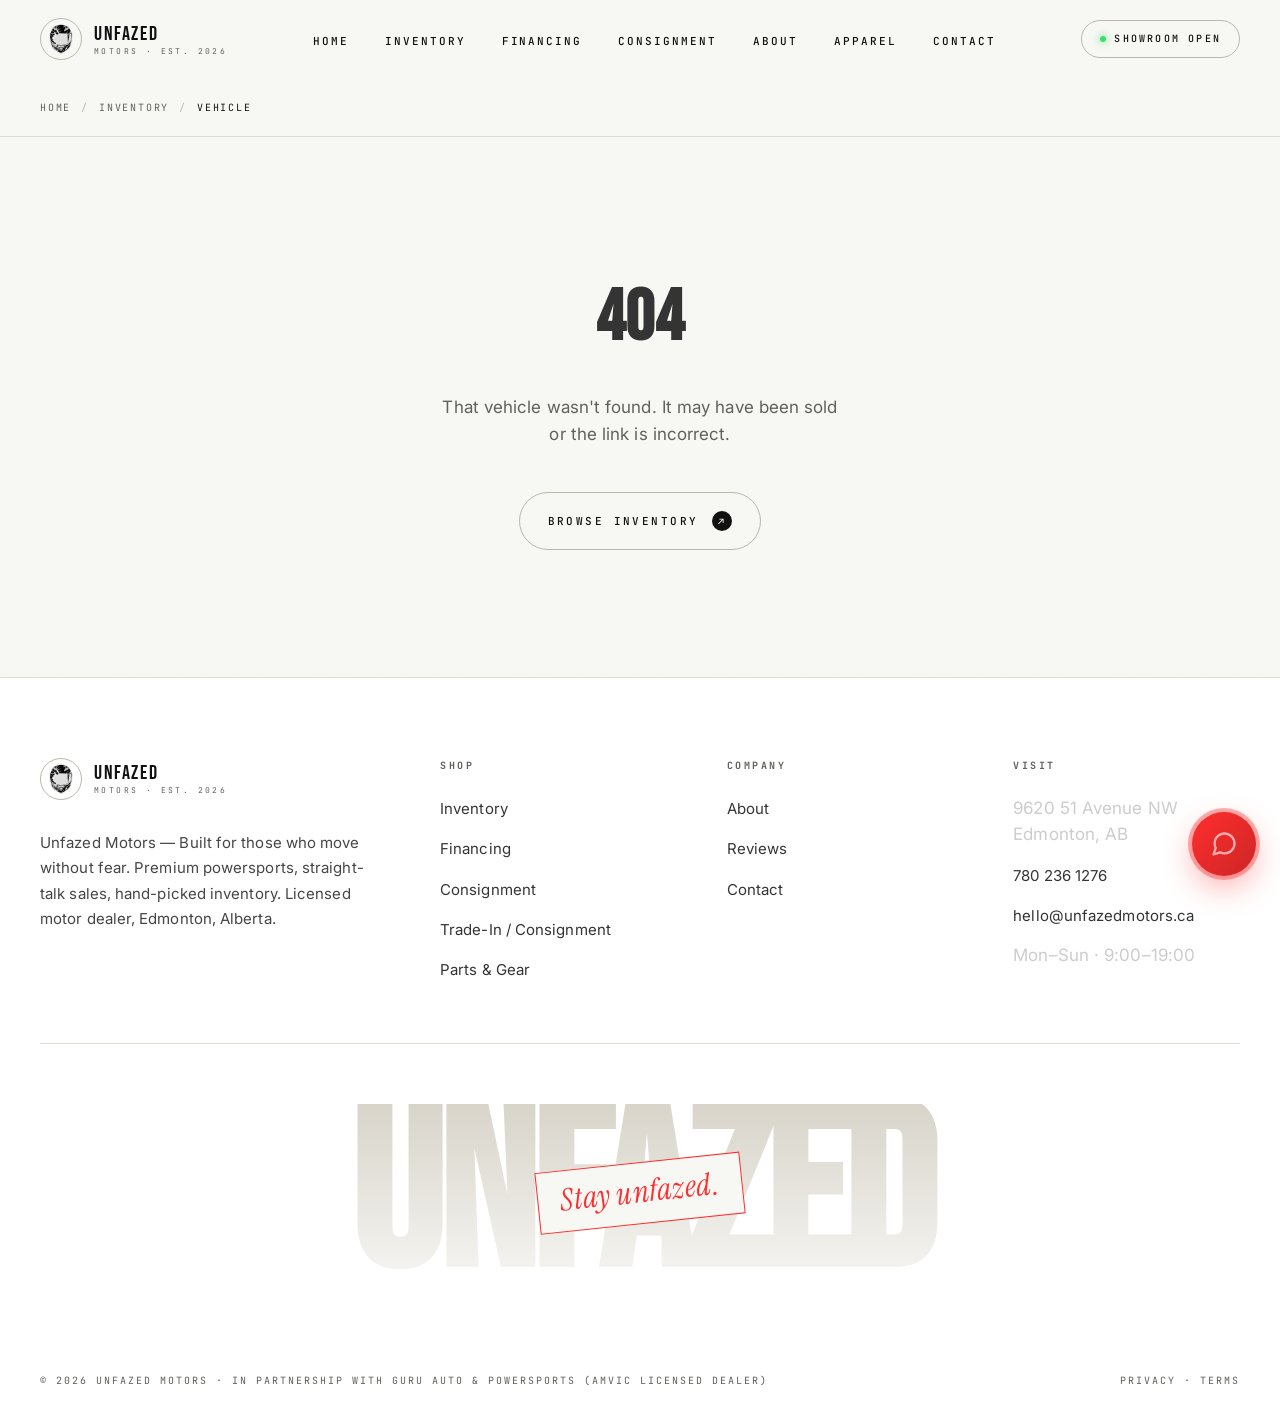
<file: vehicle.html>
<!DOCTYPE html>
<html lang="en">
<head>
<meta charset="UTF-8">
<meta name="viewport" content="width=device-width, initial-scale=1.0">
<title>Vehicle Detail — Unfazed Motors</title>
<link rel="icon" href="favicon.ico" sizes="any">
<link rel="icon" type="image/png" href="assets/logo-damaged.png">
<link rel="apple-touch-icon" href="assets/logo-damaged.png">
<meta name="description" content="Vehicle details — Unfazed Motors, Edmonton, Alberta.">
<meta name="theme-color" content="#0a0a0a">
<link rel="preconnect" href="https://fonts.googleapis.com">
<link rel="preconnect" href="https://fonts.gstatic.com" crossorigin>
<link href="https://fonts.googleapis.com/css2?family=Bebas+Neue&family=Instrument+Serif:ital@0;1&family=JetBrains+Mono:wght@400;500&family=Inter:wght@300;400;500;600&display=swap" rel="stylesheet">
<link rel="stylesheet" href="css/style.css">
<link rel="stylesheet" href="css/vehicle-page.css">
<link rel="stylesheet" href="css/chatbot.css">
</head>
<body class="vehicle-page">

<header id="hdr">
  <a href="index.html" class="brand">
    <div class="brand-mark"><img src="assets/logo-damaged.png" decoding="async" alt="Unfazed Motors"></div>
    <div class="brand-name">UNFAZED<small>MOTORS · EST. 2026</small></div>
  </a>
  <nav>
    <ul>
      <li><a href="index.html">Home</a></li>
      <li><a href="inventory.html">Inventory</a></li>
      <li><a href="financing.html">Financing</a></li>
      <li><a href="consignment.html">Consignment</a></li>
      <li><a href="index.html#about">About</a></li>
      <li><a href="index.html#apparel">Apparel</a></li>
      <li><a href="index.html#contact">Contact</a></li>
    </ul>
  </nav>
  <a href="index.html#contact" class="header-cta">Showroom Open</a>
  <button class="burger" aria-label="Menu"><span></span><span></span><span></span></button>
</header>

<nav class="mobile-nav" id="mobileNav">
  <a href="index.html">Home</a>
  <a href="inventory.html">Inventory</a>
  <a href="financing.html">Financing</a>
  <a href="consignment.html">Consignment</a>
  <a href="index.html#about">About</a>
  <a href="index.html#contact">Contact</a>
  <a href="tel:17802361276" class="mob-cta">780 236 1276</a>
</nav>

<!-- Breadcrumb -->
<div class="breadcrumb">
  <a href="index.html">Home</a>
  <span class="sep">/</span>
  <a href="inventory.html">Inventory</a>
  <span class="sep">/</span>
  <span class="current" id="breadcrumbName">Vehicle</span>
</div>

<!-- Vehicle content injected here by vehicle-page.js -->
<div id="vehicleWrap"></div>

<!-- Availability modal -->
<div class="modal-overlay" id="modalOverlay">
  <div class="modal">
    <div class="modal-header">
      <div>
        <div class="modal-title">Check Availability</div>
        <div class="modal-subtitle">We'll confirm status and reach out within hours</div>
      </div>
      <button class="modal-close" id="modalClose" aria-label="Close">×</button>
    </div>
    <div id="formContent">
      <form class="lead-form" id="leadForm" novalidate>
        <div class="form-row">
          <div class="form-field">
            <label for="leadName">Full Name *</label>
            <input type="text" id="leadName" name="name" placeholder="Your name" required autocomplete="name">
          </div>
          <div class="form-field">
            <label for="leadPhone">Phone *</label>
            <input type="tel" id="leadPhone" name="phone" placeholder="780 000 0000" required autocomplete="tel">
          </div>
        </div>
        <div class="form-field">
          <label for="leadEmail">Email</label>
          <input type="email" id="leadEmail" name="email" placeholder="you@example.com" autocomplete="email">
        </div>
        <input type="hidden" id="modalVehicle" name="vehicle">
        <div class="form-field">
          <label for="leadNotes">Message (optional)</label>
          <textarea id="leadNotes" name="notes" placeholder="Questions, preferred contact time, trade-in details…"></textarea>
        </div>
        <button type="submit" class="form-submit-btn">Send Message <span style="font-size:14px">↗</span></button>
        <p class="form-note">No commitment required. We don't share your info with anyone.</p>
      </form>
    </div>
  </div>
</div>

<!-- Footer -->
<footer>
  <div class="footer-top">
    <div class="foot-brand">
      <a href="index.html" class="brand">
        <div class="brand-mark"><img src="assets/logo-damaged.png" decoding="async" alt=""></div>
        <div class="brand-name">UNFAZED<small>MOTORS · EST. 2026</small></div>
      </a>
      <p>Unfazed Motors — Built for those who move without fear. Premium powersports, straight-talk sales, hand-picked inventory. Licensed motor dealer, Edmonton, Alberta.</p>
    </div>
    <div class="foot-col">
      <h6>Shop</h6>
      <ul>
        <li><a href="inventory.html">Inventory</a></li>
        <li><a href="financing.html">Financing</a></li>
      <li><a href="consignment.html">Consignment</a></li>
        <li><a href="consignment.html">Trade-In / Consignment</a></li>
        <li><a href="#">Parts & Gear</a></li>
      </ul>
    </div>
    <div class="foot-col">
      <h6>Company</h6>
      <ul>
        <li><a href="index.html#about">About</a></li>
        <li><a href="#">Reviews</a></li>
        <li><a href="index.html#contact">Contact</a></li>
      </ul>
    </div>
    <div class="foot-col">
      <h6>Visit</h6>
      <ul>
        <li style="color:#ccc">9620 51 Avenue NW<br>Edmonton, AB</li>
        <li><a href="tel:17802361276">780 236 1276</a></li>
        <li><a href="mailto:hello@unfazedmotors.ca">hello@unfazedmotors.ca</a></li>
        <li style="color:#ccc">Mon–Sun · 9:00–19:00</li>
      </ul>
    </div>
  </div>
  <div class="footer-mega"><h1>UNFAZED</h1><span class="stamp">Stay unfazed.</span></div>
  <div class="foot-bottom">
    <span>© 2026 Unfazed Motors · In partnership with Guru Auto &amp; Powersports (AMVIC Licensed Dealer)</span>
    <span><a href="#">Privacy</a> · <a href="#">Terms</a></span>
  </div>
</footer>

<script src="js/main.js"></script>
<script src="js/vehicle-page.js"></script>
<div id="unfazedChatRoot"></div>
<script src="js/chatbot.js" defer></script>
</body>
</html>
</file>
<file: css/style.css>
/* ================================================
   UNFAZED MOTORS — Shared Design System
   ================================================ */

:root {
  --bg: #f7f7f4;
  --ink: #101010;
  --mute: #5f5f5a;
  --line: #dedbd2;
  --line-hi: #bbb6aa;
  --card: #ffffff;
  --accent: #ff2d2d;
  --accent-dim: #b81a1a;
  --cream: #171717;
}

*, *::before, *::after { margin: 0; padding: 0; box-sizing: border-box; }
html { scroll-behavior: smooth; -webkit-text-size-adjust: 100%; text-size-adjust: 100%; }
body {
  background: var(--bg);
  color: var(--ink);
  font-family: 'Inter', sans-serif;
  font-size: 17px;
  font-weight: 400;
  line-height: 1.55;
  -webkit-font-smoothing: antialiased;
  overflow-x: hidden;
  letter-spacing: 0.005em;
  min-width: 320px;
}
/* Film-grain overlay — disabled on mobile/touch because mix-blend-mode forces
   a full-page recomposite on every animation frame, which kills the marquee
   on iPhones. Hover query keeps it for desktop pointers only. */
@media (hover: hover) and (min-width: 1000px) {
  body::before {
    content: "";
    position: fixed; inset: 0;
    pointer-events: none;
    z-index: 9999;
    opacity: 0.06;
    mix-blend-mode: overlay;
    background-image: url("data:image/svg+xml;utf8,<svg xmlns='http://www.w3.org/2000/svg' width='200' height='200'><filter id='n'><feTurbulence type='fractalNoise' baseFrequency='0.9' numOctaves='3' stitchTiles='stitch'/></filter><rect width='100%25' height='100%25' filter='url(%23n)'/></svg>");
  }
}
img { display: block; max-width: 100%; }
input, select, textarea, button { font-size: 16px; }
a { color: inherit; text-decoration: none; }
button { font-family: inherit; cursor: pointer; border: none; background: none; color: inherit; }

/* ---- Typography utilities ---- */
.display { font-family: 'Bebas Neue', sans-serif; font-weight: 400; letter-spacing: -0.01em; line-height: 0.85; text-transform: uppercase; }
.serif   { font-family: 'Instrument Serif', serif; font-weight: 400; letter-spacing: -0.01em; }
.mono    { font-family: 'JetBrains Mono', monospace; font-weight: 400; font-size: 11px; letter-spacing: 0.12em; text-transform: uppercase; }
.eyebrow {
  font-family: 'JetBrains Mono', monospace;
  font-size: 11px; letter-spacing: 0.22em; text-transform: uppercase; color: var(--mute);
  display: inline-flex; align-items: center; gap: 10px;
}
.eyebrow::before { content: ""; width: 28px; height: 1px; background: var(--accent); }

/* ---- Header ---- */
header {
  position: fixed; top: 0; left: 0; right: 0; z-index: 100;
  padding: 18px 40px;
  display: flex; align-items: center; justify-content: space-between;
  transition: all .35s ease;
  border-bottom: 1px solid transparent;
}
/* iOS Safari: solid bg on stuck header; add backdrop-filter only where reliable */
header.stuck {
  background: #f7f7f4;
  border-bottom: 1px solid var(--line);
  padding: 12px 40px;
}
@supports (backdrop-filter: blur(1px)) {
  @media (min-width: 1000px) {
    header.stuck {
      background: rgba(247, 247, 244, 0.92);
      backdrop-filter: blur(14px);
      -webkit-backdrop-filter: blur(14px);
    }
  }
}

.brand { display: flex; align-items: center; gap: 12px; }
.brand-mark {
  width: 42px; height: 42px; background: transparent; border-radius: 50%;
  display: grid; place-items: center; overflow: hidden;
  transition: transform .4s cubic-bezier(.2,.8,.2,1);
  border: 1px solid var(--line-hi);
}
.brand-mark img { width: 100%; height: 100%; object-fit: contain; padding: 4px; }
.brand:hover .brand-mark { transform: rotate(-8deg); }
.brand-name { font-family: 'Bebas Neue', sans-serif; font-size: 20px; letter-spacing: 0.08em; line-height: 1; }
.brand-name small { display: block; font-family: 'JetBrains Mono', monospace; font-size: 8px; letter-spacing: 0.3em; color: var(--mute); margin-top: 3px; }

nav ul { list-style: none; display: flex; gap: 36px; align-items: center; }
nav a {
  font-family: 'JetBrains Mono', monospace; font-size: 11px; font-weight: 500; letter-spacing: 0.18em; text-transform: uppercase;
  color: var(--ink); position: relative; padding: 8px 0; transition: color .25s;
}
nav a::after { content: ""; position: absolute; left: 0; bottom: 0; width: 0; height: 1px; background: var(--accent); transition: width .3s ease; }
nav a:hover::after, nav a.active::after { width: 100%; }
nav a.active { color: var(--ink); }

.header-cta {
  font-family: 'JetBrains Mono', monospace; font-size: 10px; font-weight: 500; letter-spacing: 0.22em; text-transform: uppercase;
  padding: 10px 18px; border: 1px solid var(--line-hi); border-radius: 999px;
  transition: all .25s; display: flex; align-items: center; gap: 8px;
}
.header-cta::before {
  content: ""; width: 6px; height: 6px; border-radius: 50%;
  background: #3adf6a; box-shadow: 0 0 8px #3adf6a; animation: pulse 2s infinite;
}
@keyframes pulse { 50% { opacity: 0.5; } }
.header-cta:hover { border-color: var(--ink); background: var(--ink); color: var(--bg); }
.header-cta:hover::before { background: var(--bg); box-shadow: none; }

.burger { display: none; flex-direction: column; gap: 5px; padding: 8px; }
.burger span { width: 22px; height: 1.5px; background: var(--ink); transition: all .3s; }
.burger.open span:nth-child(1) { transform: translateY(6.5px) rotate(45deg); }
.burger.open span:nth-child(2) { opacity: 0; }
.burger.open span:nth-child(3) { transform: translateY(-6.5px) rotate(-45deg); }

.mobile-nav {
  display: none;
  position: fixed; top: 0; left: 0; right: 0; bottom: 0; z-index: 99;
  min-height: 100vh;
  min-height: 100dvh;
  background: #f7f7f4;
  flex-direction: column; align-items: center; justify-content: center; gap: 32px;
  padding: 80px 40px 40px;
  overflow-y: auto;
  -webkit-overflow-scrolling: touch;
}
.mobile-nav.open { display: flex; }
.mobile-nav a {
  font-family: 'Bebas Neue', sans-serif; font-size: 48px; letter-spacing: 0.04em;
  color: var(--ink); transition: color .2s;
}
.mobile-nav a:hover { color: var(--accent); }
.mobile-nav .mob-cta {
  font-family: 'JetBrains Mono', monospace; font-size: 11px; letter-spacing: 0.22em;
  text-transform: uppercase; padding: 14px 28px; border: 1px solid var(--ink);
  border-radius: 999px; color: var(--ink); margin-top: 16px;
  transition: all .25s;
}
.mobile-nav .mob-cta:hover { background: var(--ink); color: var(--bg); }

/* ---- Buttons ---- */
.btn {
  display: inline-flex; align-items: center; gap: 14px;
  padding: 18px 28px;
  font-family: 'JetBrains Mono', monospace; font-size: 11px; font-weight: 500; letter-spacing: 0.22em; text-transform: uppercase;
  border-radius: 999px; transition: all .3s cubic-bezier(.2,.8,.2,1); position: relative; overflow: hidden;
}
.btn-primary { background: var(--ink); color: var(--bg); }
.btn-primary:hover { background: var(--accent); color: var(--ink); transform: translateY(-2px); }
.btn-outline { background: transparent; color: var(--ink); border: 1px solid var(--line-hi); }
.btn-outline:hover { border-color: var(--ink); transform: translateY(-2px); }
.btn .arrow { width: 20px; height: 20px; border-radius: 50%; background: currentColor; color: var(--bg); display: grid; place-items: center; font-size: 10px; transition: transform .3s; }
.btn-primary .arrow { background: var(--bg); color: var(--ink); }
.btn-primary:hover .arrow { background: var(--ink); color: var(--accent); }
.btn-outline .arrow { background: var(--ink); color: var(--bg); }
.btn:hover .arrow { transform: rotate(-45deg); }

/* ---- Chip filters ---- */
.chip {
  font-family: 'JetBrains Mono', monospace; font-size: 10px; letter-spacing: 0.2em; text-transform: uppercase;
  padding: 10px 16px; border: 1px solid var(--line-hi); border-radius: 999px; color: var(--mute); transition: all .2s; cursor: pointer; background: none;
}
.chip:hover { border-color: var(--ink); color: var(--ink); }
.chip.active { background: var(--ink); color: var(--bg); border-color: var(--ink); }

/* ---- Section layout ---- */
section { padding: 120px 40px; position: relative; }
.section-head { display: grid; grid-template-columns: 1fr 1fr; gap: 60px; align-items: end; margin-bottom: 70px; }
.section-head .left { display: flex; flex-direction: column; gap: 22px; }
.section-title { font-family: 'Bebas Neue', sans-serif; font-size: clamp(50px, 7vw, 100px); line-height: 0.88; letter-spacing: -0.01em; }
.section-title em { font-family: 'Instrument Serif', serif; font-style: italic; font-weight: 400; text-transform: lowercase; }
.section-head .right { color: #333; font-size: 17px; font-weight: 400; line-height: 1.75; max-width: 460px; justify-self: end; }

/* ---- Inventory cards (shared) ---- */
.inv-grid { display: grid; grid-template-columns: repeat(3, 1fr); gap: 24px; }
.card {
  background: var(--card); border: 1px solid var(--line); border-radius: 18px;
  overflow: hidden; position: relative; transition: all .4s cubic-bezier(.2,.8,.2,1);
}
.card:hover { transform: translateY(-6px); border-color: var(--line-hi); }
.card a { display: block; }
.card-media { aspect-ratio: 4/3; background: radial-gradient(circle at 40% 40%, #ffffff 0%, #ece9df 75%); position: relative; overflow: hidden; }
.card-media img { width: 100%; height: 100%; object-fit: cover; transition: transform .5s cubic-bezier(.2,.8,.2,1); }
.card:hover .card-media img { transform: scale(1.04); }
.card-media .placeholder-svg { position: absolute; bottom: -4%; left: 50%; transform: translateX(-50%); width: 92%; transition: transform .5s cubic-bezier(.2,.8,.2,1); }
.card:hover .card-media .placeholder-svg { transform: translateX(-50%) scale(1.06); }
.card-badge {
  position: absolute; top: 14px; left: 14px;
  font-family: 'JetBrains Mono', monospace; font-size: 9px; letter-spacing: 0.22em; text-transform: uppercase;
  padding: 6px 10px; border-radius: 4px;
  background: rgba(255,255,255,0.82); backdrop-filter: blur(6px);
  border: 1px solid rgba(16,16,16,0.1);
}
.card-badge.badge-new { color: var(--accent); border-color: rgba(255,45,45,0.3); }
.card-badge.badge-featured { color: #3adf6a; border-color: rgba(58,223,106,0.3); }
.card-badge.badge-reduced { color: #f59e0b; border-color: rgba(245,158,11,0.3); }
.card-body { padding: 22px 22px 24px; }
.card-top { display: flex; justify-content: space-between; align-items: baseline; margin-bottom: 4px; font-family: 'JetBrains Mono', monospace; font-size: 10px; font-weight: 500; letter-spacing: 0.2em; text-transform: uppercase; color: var(--mute); }
.card h3 { font-family: 'Bebas Neue', sans-serif; font-size: 32px; letter-spacing: 0.01em; line-height: 1; margin-bottom: 18px; }
.card-meta {
  display: flex; gap: 14px; margin-bottom: 18px; padding-bottom: 18px; border-bottom: 1px solid var(--line);
  font-family: 'JetBrains Mono', monospace; font-size: 10px; font-weight: 500; letter-spacing: 0.15em; text-transform: uppercase; color: var(--mute);
  flex-wrap: wrap;
}
.card-meta span { display: inline-flex; align-items: center; gap: 6px; }
.card-meta span::before { content: ""; width: 3px; height: 3px; border-radius: 50%; background: var(--mute); }
.card-foot { display: flex; justify-content: space-between; align-items: center; }
.card-price { font-family: 'Bebas Neue', sans-serif; font-size: 30px; letter-spacing: 0.01em; }
.card-price small { font-family: 'JetBrains Mono', monospace; font-size: 9px; letter-spacing: 0.2em; text-transform: uppercase; color: var(--mute); display: block; margin-top: 2px; }
.card-cta { width: 42px; height: 42px; border-radius: 50%; background: var(--ink); color: var(--bg); display: grid; place-items: center; transition: all .25s; flex-shrink: 0; }
.card-cta:hover { background: var(--accent); color: var(--ink); transform: rotate(-45deg); }
.card-status-sold { opacity: 0.5; }
.card-status-sold .card-badge { background: rgba(0,0,0,0.6); color: var(--mute); border-color: var(--line); }

/* ---- Footer ---- */
footer { background: #ffffff; border-top: 1px solid var(--line); padding: 80px 40px 30px; }
.footer-top { display: grid; grid-template-columns: 1.5fr 1fr 1fr 1fr; gap: 60px; padding-bottom: 60px; border-bottom: 1px solid var(--line); }
.foot-brand { display: flex; flex-direction: column; gap: 20px; }
.foot-brand .brand { margin-bottom: 10px; }
.foot-brand p { color: #444; font-size: 15px; font-weight: 400; line-height: 1.7; max-width: 340px; }
.foot-col h6 { font-family: 'JetBrains Mono', monospace; font-size: 10px; letter-spacing: 0.25em; text-transform: uppercase; color: var(--mute); margin-bottom: 22px; }
.foot-col ul { list-style: none; display: flex; flex-direction: column; gap: 14px; }
.foot-col a { font-size: 15px; font-weight: 400; color: #333; transition: color .2s; }
.foot-col a:hover { color: var(--accent); }
.footer-mega { padding: 60px 0 50px; text-align: center; position: relative; }
.footer-mega h1 {
  font-family: 'Bebas Neue', sans-serif; font-size: clamp(90px, 18vw, 290px); line-height: 0.82; letter-spacing: -0.02em;
  background: linear-gradient(180deg, #d8d4ca 0%, #f7f7f4 100%);
  -webkit-background-clip: text; background-clip: text; -webkit-text-fill-color: transparent;
  user-select: none;
}
.footer-mega .stamp {
  position: absolute; top: 50%; left: 50%; transform: translate(-50%, -50%) rotate(-6deg);
  font-family: 'Instrument Serif', serif; font-style: italic;
  font-size: clamp(20px, 2.4vw, 36px); color: var(--accent);
  background: var(--bg); padding: 6px 22px; border: 1px solid var(--accent);
  letter-spacing: 0.02em; white-space: nowrap;
}
.foot-bottom {
  display: flex; justify-content: space-between; align-items: center;
  padding-top: 30px; flex-wrap: wrap; gap: 20px;
  font-family: 'JetBrains Mono', monospace; font-size: 10px; letter-spacing: 0.2em; text-transform: uppercase; color: var(--mute);
}
.foot-bottom a:hover { color: var(--ink); }

/* ---- Reveal animation ---- */
.reveal { opacity: 0; transform: translateY(30px); transition: opacity .9s cubic-bezier(.2,.8,.2,1), transform .9s cubic-bezier(.2,.8,.2,1); }
.reveal.in { opacity: 1; transform: none; }
@keyframes revealFallback { to { opacity: 1; transform: none; } }
.reveal { animation: revealFallback .001s linear 1.5s forwards; }
.reveal.in { animation: none; }
@media (prefers-reduced-motion: reduce) {
  .reveal { opacity: 1; transform: none; animation: none; }
}

/* ---- Loading / empty states ---- */
.loading-state {
  grid-column: 1 / -1; text-align: center; padding: 80px 20px;
  font-family: 'JetBrains Mono', monospace; font-size: 11px; letter-spacing: 0.22em;
  text-transform: uppercase; color: var(--mute);
}
.loading-spinner {
  width: 32px; height: 32px; border: 2px solid var(--line);
  border-top-color: var(--accent); border-radius: 50%;
  animation: spin 0.8s linear infinite; margin: 0 auto 16px;
}
@keyframes spin { to { transform: rotate(360deg); } }
.error-state {
  grid-column: 1 / -1; text-align: center; padding: 80px 20px; color: var(--mute);
}
.error-state h3 { font-family: 'Bebas Neue', sans-serif; font-size: 36px; margin-bottom: 12px; }

/* ---- Responsive (shared) ---- */
@media (max-width: 1000px) {
  nav ul { display: none; }
  .burger { display: flex; }
  .header-cta { display: none; }
  header { padding: 16px 24px; }
  header.stuck { padding: 12px 24px; }
  section, footer { padding-left: 24px; padding-right: 24px; }
  .section-head { grid-template-columns: 1fr; gap: 24px; }
  .section-head .right { justify-self: start; max-width: 100%; }
  .inv-grid { grid-template-columns: 1fr 1fr; }
  .footer-top { grid-template-columns: 1fr 1fr; gap: 40px; }
  footer { padding: 60px 24px 24px; }
  .card:hover,
  .btn-primary:hover,
  .btn-outline:hover {
    transform: none;
  }
}
@media (max-width: 600px) {
  .inv-grid { grid-template-columns: 1fr; }
  .footer-top { grid-template-columns: 1fr; }
  header { padding: 12px 16px; }
  header.stuck { padding: 10px 16px; }
  .brand-name { font-size: 18px; }
  .brand-mark { width: 38px; height: 38px; }
  .mobile-nav { gap: 24px; padding: 76px 24px 32px; }
  .mobile-nav a { font-size: clamp(34px, 12vw, 46px); }
  section, footer { padding-left: 18px; padding-right: 18px; }
  .section-head { margin-bottom: 42px; }
  .btn { width: 100%; justify-content: center; padding: 16px 20px; font-size: 10px; }
  .card { border-radius: 12px; }
  .card-body { padding: 18px; }
  .card-top { gap: 12px; flex-wrap: wrap; }
  .card h3 { font-size: 26px; }
  .foot-bottom { align-items: flex-start; }
}
</file>
<file: css/home.css>
/* ================================================
   UNFAZED MOTORS — Home Page Styles
   ================================================ */

/* ---- Intro animation ---- */
html.has-intro { scroll-behavior: auto; }
.intro-spacer { height: 200vh; width: 100%; pointer-events: none; }

.intro {
  position: fixed; inset: 0; z-index: 500;
  min-height: 100vh;
  min-height: 100dvh;
  background: #f7f7f4;
  overflow: hidden;
  --p: 0;
  opacity: calc(1 - max(0, (var(--p) - 0.92)) * 12.5);
  pointer-events: auto;
  transition: opacity .2s linear;
}
.intro.done { pointer-events: none; }

.intro-sky {
  position: absolute; inset: 0;
  background:
    radial-gradient(ellipse 60% 40% at 50% 45%, rgba(255,45,45,calc(0.03 + var(--p)*0.10)), transparent 65%),
    radial-gradient(ellipse 90% 70% at 50% 100%, rgba(255,255,255,1), #f7f7f4 70%);
}
.intro-grid-lines {
  position: absolute; inset: 0;
  background-image:
    linear-gradient(rgba(0,0,0,0.04) 1px, transparent 1px),
    linear-gradient(90deg, rgba(0,0,0,0.04) 1px, transparent 1px);
  background-size: 80px 80px;
  mask-image: radial-gradient(ellipse 70% 55% at 50% 50%, black 20%, transparent 75%);
  -webkit-mask-image: radial-gradient(ellipse 70% 55% at 50% 50%, black 20%, transparent 75%);
  transform: perspective(600px) rotateX(calc(30deg + var(--p) * 15deg)) translateY(calc(var(--p) * -40px));
  transform-origin: center 90%;
  opacity: calc(0.6 + var(--p)*0.4);
}
.intro-stage { position: absolute; inset: 0; display: grid; place-items: center; }

.intro-flash {
  position: absolute; top: 50%; left: 50%;
  width: 80vmin; height: 80vmin; border-radius: 50%;
  background: radial-gradient(circle, rgba(255,255,255,0.9), rgba(255,45,45,0.5) 30%, transparent 65%);
  transform: translate(-50%,-50%) scale(calc(0.1 + var(--p) * 3));
  opacity: calc(
    max(0, min(1, (var(--p) - 0.22) * 20)) *
    max(0, min(1, (0.42 - var(--p)) * 20))
  );
  mix-blend-mode: screen; filter: blur(8px); pointer-events: none;
}

.intro-helmet-wrap {
  position: absolute;
  top: calc(50% - 2vh); left: 50%;
  width: clamp(260px, 42vmin, 480px); aspect-ratio: 1;
  transform:
    translate(-50%, -50%)
    perspective(900px)
    translateZ(calc(
      (var(--p) * 40px)
      - (max(0, min(1, (var(--p) - 0.22) * 8)) * max(0, min(1, (0.5 - var(--p)) * 5))) * 380px
    ))
    rotateX(calc(
      (max(0, min(1, (var(--p) - 0.22) * 8)) * max(0, min(1, (0.55 - var(--p)) * 4))) * -60deg
    ))
    rotateZ(calc(
      (max(0, min(1, (var(--p) - 0.22) * 6)) * max(0, min(1, (0.6 - var(--p)) * 4))) * 25deg
    ))
    scale(calc(
      1
      + (var(--p) * 0.1)
      - (max(0, min(1, (var(--p) - 0.55) * 5))) * 0.35
    ));
  transform-style: preserve-3d;
  filter: drop-shadow(0 20px 40px rgba(255,45,45,calc(0.0 + var(--p)*0.25)));
}
.intro-helmet {
  width: 100%; height: 100%; object-fit: contain; display: block;
  filter: drop-shadow(0 8px 24px rgba(0,0,0,0.6));
  /* Visible at start, fades out around p=0.28 and stays gone */
  opacity: calc(1 - max(0, min(1, (var(--p) - 0.25) * 10)));
}
/* Damaged helmet: invisible at start, fades in at knock-back, stays visible */
.intro-helmet-damaged {
  position: absolute; inset: 0; width: 100%; height: 100%; object-fit: contain;
  opacity: calc(max(0, min(1, (var(--p) - 0.25) * 10)));
}

.intro-streaks {
  position: absolute; inset: 0; pointer-events: none;
  opacity: calc(
    max(0, min(1, (var(--p) - 0.22) * 10)) *
    max(0, min(1, (0.55 - var(--p)) * 6))
  );
}
.intro-streaks span {
  position: absolute; height: 2px;
  background: linear-gradient(90deg, transparent, rgba(255,255,255,0.6), transparent);
  border-radius: 2px;
}
.intro-streaks span:nth-child(1) { top: 20%; left: -60%; width: 160%; transform: rotate(-8deg); }
.intro-streaks span:nth-child(2) { top: 40%; left: -60%; width: 160%; transform: rotate(2deg); height: 1px; }
.intro-streaks span:nth-child(3) { top: 55%; left: -60%; width: 160%; transform: rotate(-3deg); }
.intro-streaks span:nth-child(4) { top: 70%; left: -60%; width: 160%; transform: rotate(4deg); height: 1px; opacity: 0.6; }
.intro-streaks span:nth-child(5) { top: 85%; left: -60%; width: 160%; transform: rotate(-1deg); }

.intro-wordmark {
  position: absolute;
  top: calc(50% + clamp(120px, 22vmin, 220px)); left: 50%;
  transform: translate(-50%, 0); text-align: center;
  opacity: calc(max(0, min(1, (var(--p) - 0.55) * 3.5)));
  pointer-events: none;
}
.intro-mono {
  font-family: 'JetBrains Mono', monospace;
  font-size: 11px; letter-spacing: 0.4em; text-transform: uppercase; color: var(--mute);
  margin-bottom: 14px;
  transform: translateY(calc((1 - max(0, min(1, (var(--p) - 0.6) * 4))) * 10px));
  opacity: max(0, min(1, (var(--p) - 0.6) * 4));
}
.intro-title {
  font-family: 'Bebas Neue', sans-serif;
  font-size: clamp(64px, 11vmin, 140px); line-height: 0.85; letter-spacing: 0.02em; color: var(--ink);
  margin: 0 0 14px;
  transform: translateY(calc((1 - max(0, min(1, (var(--p) - 0.58) * 4))) * 30px));
  opacity: max(0, min(1, (var(--p) - 0.58) * 4));
}
.intro-sub {
  display: inline-flex; align-items: center; gap: 14px;
  font-family: 'JetBrains Mono', monospace; font-size: 11px; letter-spacing: 0.3em; text-transform: uppercase; color: #333;
  margin-bottom: 18px;
  transform: translateY(calc((1 - max(0, min(1, (var(--p) - 0.66) * 4))) * 20px));
  opacity: max(0, min(1, (var(--p) - 0.66) * 4));
}
.intro-sub .line { width: 40px; height: 1px; background: var(--line-hi); display: inline-block; }
.intro-tag {
  font-family: 'Instrument Serif', serif; font-style: italic;
  font-size: clamp(18px, 2.4vmin, 28px); color: var(--accent);
  transform: translateY(calc((1 - max(0, min(1, (var(--p) - 0.72) * 4))) * 14px));
  opacity: max(0, min(1, (var(--p) - 0.72) * 4));
}

.intro-cue {
  position: absolute; bottom: 36px; left: 50%; transform: translateX(-50%);
  display: flex; flex-direction: column; align-items: center; gap: 12px;
  font-family: 'JetBrains Mono', monospace; font-size: 10px; letter-spacing: 0.3em; text-transform: uppercase; color: var(--mute);
  opacity: calc(1 - var(--p) * 2.2); pointer-events: none;
}
.cue-bar { width: 120px; height: 2px; background: rgba(255,255,255,0.1); border-radius: 2px; overflow: hidden; }
.cue-fill { height: 100%; background: var(--accent); width: calc(var(--p) * 100%); transition: width .1s linear; }

/* Body hidden until intro done */
html.has-intro body > header,
html.has-intro body > .home-page { visibility: hidden; }
html.has-intro.intro-done body > header,
html.has-intro.intro-done body > .home-page { visibility: visible; }

@media (prefers-reduced-motion: reduce) {
  .intro { display: none; }
  .intro-spacer { display: none; }
}

html.mobile-intro-auto .intro-spacer { display: none; }
html.mobile-intro-auto .intro {
  opacity: 1;
  transition: opacity .26s ease;
  touch-action: manipulation;
}
html.mobile-intro-auto .intro.done { opacity: 0; }
html.mobile-intro-auto .intro-grid-lines {
  transform: perspective(500px) rotateX(36deg) translateY(calc(var(--p) * -24px));
}
html.mobile-intro-auto .intro-helmet-wrap {
  top: 46%;
  width: clamp(190px, 58vw, 320px);
  transform:
    translate(-50%, -50%)
    scale(calc(0.9 + var(--p) * 0.16))
    rotateZ(calc((max(0, min(1, (var(--p) - 0.25) * 6)) * max(0, min(1, (0.65 - var(--p)) * 4))) * 10deg));
  filter: drop-shadow(0 18px 28px rgba(255,45,45,0.18));
}
html.mobile-intro-auto .intro-wordmark {
  top: calc(50% + clamp(96px, 30vw, 150px));
}
html.mobile-intro-auto .intro-cue span { font-size: 0; }
html.mobile-intro-auto .intro-cue span::before {
  content: "Tap to enter";
  font-size: 10px;
}

/* ---- Hero ---- */
.hero { min-height: 100vh; min-height: 100svh; position: relative; padding: 140px 40px 60px; overflow: hidden; display: flex; flex-direction: column; justify-content: space-between; }
.hero-bg {
  position: absolute; inset: 0; z-index: 0;
  background: radial-gradient(ellipse 80% 60% at 70% 50%, rgba(255,45,45,0.08), transparent 60%), linear-gradient(180deg, #ffffff 0%, #f7f7f4 100%);
}
.hero-backdrop {
  position: absolute; top: 50%; left: 50%; transform: translate(-50%,-50%);
  font-family: 'Bebas Neue', sans-serif;
  font-size: clamp(160px, 40vw, 640px); line-height: 0.8;
  color: rgba(16,16,16,0.045); letter-spacing: -0.04em;
  white-space: nowrap; pointer-events: none; z-index: 1; user-select: none;
  max-width: 100vw; overflow: hidden; text-align: center;
}
.hero-grid {
  position: absolute; inset: 0;
  background-image: linear-gradient(var(--line) 1px, transparent 1px), linear-gradient(90deg, var(--line) 1px, transparent 1px);
  background-size: 120px 120px;
  mask-image: radial-gradient(ellipse 70% 50% at 50% 50%, black 30%, transparent 80%);
  -webkit-mask-image: radial-gradient(ellipse 70% 50% at 50% 50%, black 30%, transparent 80%);
  opacity: 0.4; z-index: 1;
}
.hero-top { position: relative; z-index: 3; display: flex; justify-content: space-between; align-items: flex-start; padding-top: 20px; }
.hero-meta { text-align: right; font-family: 'JetBrains Mono', monospace; font-size: 10px; letter-spacing: 0.2em; text-transform: uppercase; color: var(--mute); line-height: 1.8; }
.hero-meta strong { color: var(--ink); font-weight: 500; }

.hero-main { position: relative; z-index: 3; display: grid; grid-template-columns: 1.1fr 0.9fr; gap: 60px; align-items: end; padding: 40px 0; }
.hero-headline { font-family: 'Bebas Neue', sans-serif; font-size: clamp(80px, 13vw, 210px); line-height: 0.82; letter-spacing: -0.015em; margin-bottom: 30px; }
.hero-headline .line { display: block; overflow: hidden; }
.hero-headline .line span { display: inline-block; transform: translateY(100%); animation: rise 1s cubic-bezier(.2,.9,.2,1) forwards; }
.hero-headline .line:nth-child(1) span { animation-delay: 0.1s; }
.hero-headline .line:nth-child(2) span { animation-delay: 0.2s; font-family: 'Instrument Serif', serif; font-style: italic; font-weight: 400; text-transform: lowercase; letter-spacing: -0.02em; color: var(--cream); }
@keyframes rise { to { transform: translateY(0); } }
.hero-sub { font-size: 19px; line-height: 1.62; color: #333; font-weight: 400; max-width: 500px; margin-bottom: 40px; opacity: 0; animation: hfade .8s ease .5s forwards; }
@keyframes hfade { to { opacity: 1; } }
.hero-ctas { display: flex; gap: 14px; flex-wrap: wrap; opacity: 0; animation: hfade .8s ease .7s forwards; }

.hero-feature {
  position: relative; aspect-ratio: 4/5; background: var(--card);
  border: 1px solid var(--line); border-radius: 18px; overflow: hidden;
  opacity: 0; animation: hfade 1s ease .6s forwards;
}
.hero-feature .feature-img {
  position: absolute; top: 0; left: 0; right: 0; bottom: 38%;
  background: linear-gradient(180deg, transparent 50%, rgba(255,255,255,0.35) 100%), radial-gradient(circle at 50% 45%, #ffffff 0%, #ece9df 75%);
  overflow: hidden;
}
.hero-feature .feature-img img { width: 100%; height: 100%; object-fit: cover; }
.hero-feature .feature-img svg { position: absolute; bottom: 8%; left: 50%; transform: translateX(-50%); width: 82%; }
.feature-tag {
  position: absolute; top: 18px; left: 18px;
  font-family: 'JetBrains Mono', monospace; font-size: 9px; letter-spacing: 0.25em; text-transform: uppercase;
  padding: 6px 10px; background: rgba(255,255,255,0.86); backdrop-filter: blur(8px);
  border: 1px solid rgba(16,16,16,0.12); border-radius: 4px; z-index: 2;
}
.feature-tag.live { color: var(--accent); }
.feature-tag.live::before { content: "●"; margin-right: 6px; animation: pulse 1.5s infinite; }
.feature-info { position: absolute; bottom: 0; left: 0; right: 0; height: 38%; padding: 22px 24px; z-index: 2; display: flex; flex-direction: column; justify-content: flex-end; background: linear-gradient(180deg, rgba(255,255,255,0) 0%, rgba(255,255,255,0.88) 35%, #ffffff 100%); }
.feature-info .year { font-family: 'JetBrains Mono', monospace; font-size: 10px; font-weight: 500; letter-spacing: 0.22em; color: var(--mute); margin-bottom: 8px; }
.feature-info h3 { font-family: 'Bebas Neue', sans-serif; font-size: 38px; line-height: 0.9; letter-spacing: 0.01em; margin-bottom: 14px; }
.feature-stats { display: grid; grid-template-columns: repeat(3, 1fr); gap: 10px; padding-top: 14px; border-top: 1px solid var(--line); }
.feature-stats .s { font-size: 11px; }
.feature-stats .s b { display: block; font-family: 'Bebas Neue', sans-serif; font-size: 20px; letter-spacing: 0.02em; font-weight: 400; margin-bottom: 2px; }
.feature-stats .s span { font-family: 'JetBrains Mono', monospace; font-size: 9px; letter-spacing: 0.2em; text-transform: uppercase; color: var(--mute); }

.hero-bottom { position: relative; z-index: 3; display: flex; justify-content: space-between; align-items: end; padding-top: 40px; border-top: 1px solid var(--line); }
.hero-ticker { display: flex; gap: 40px; font-family: 'JetBrains Mono', monospace; font-size: 12px; font-weight: 500; letter-spacing: 0.18em; text-transform: uppercase; color: #555; }
.hero-ticker b { color: var(--ink); font-weight: 500; margin-right: 8px; }
.scroll-cue { display: flex; align-items: center; gap: 12px; font-family: 'JetBrains Mono', monospace; font-size: 10px; letter-spacing: 0.22em; text-transform: uppercase; color: var(--mute); }
.scroll-cue .dot { width: 24px; height: 40px; border: 1px solid var(--line-hi); border-radius: 12px; position: relative; }
.scroll-cue .dot::after {
  content: ""; position: absolute; top: 6px; left: 50%; transform: translateX(-50%);
  width: 3px; height: 8px; border-radius: 2px; background: var(--ink); animation: scrolldot 1.8s ease-in-out infinite;
}
@keyframes scrolldot {
  0% { transform: translate(-50%, 0); opacity: 1; }
  70% { transform: translate(-50%, 18px); opacity: 0; }
  100% { transform: translate(-50%, 0); opacity: 0; }
}

/* ---- Marquee ---- */
.marquee {
  border-top: 1px solid var(--line); border-bottom: 1px solid var(--line);
  overflow: hidden; padding: 24px 0; background: #ffffff;
}
.marquee-track {
  display: flex; gap: 60px; white-space: nowrap;
  animation: march 40s linear infinite;
  font-family: 'Bebas Neue', sans-serif; font-size: 44px; letter-spacing: 0.04em;
  /* iOS Safari GPU acceleration to prevent stutter */
  transform: translate3d(0, 0, 0);
  will-change: transform;
  backface-visibility: hidden;
  -webkit-backface-visibility: hidden;
}
.marquee-track span { display: inline-flex; align-items: center; gap: 60px; }
.marquee-track .star { color: var(--accent); font-family: 'Instrument Serif', serif; font-style: italic; font-size: 36px; }
@keyframes march { to { transform: translate3d(-50%, 0, 0); } }

/* ---- Home featured inventory section ---- */
#inventory { padding-top: 120px; }
.inv-filters { display: flex; gap: 10px; flex-wrap: wrap; margin-bottom: 40px; padding-bottom: 22px; border-bottom: 1px solid var(--line); }
.inv-foot { display: flex; justify-content: space-between; align-items: center; margin-top: 50px; padding-top: 30px; border-top: 1px solid var(--line); }
.inv-foot .count { font-family: 'JetBrains Mono', monospace; font-size: 11px; color: var(--mute); letter-spacing: 0.18em; text-transform: uppercase; }

/* ---- No-pressure section ---- */
.no-pressure { padding: 140px 40px; background: #ffffff; color: var(--ink); position: relative; overflow: hidden; }
.no-pressure::before {
  content: ""; position: absolute; inset: 0;
  background-image: linear-gradient(rgba(0,0,0,0.04) 1px, transparent 1px), linear-gradient(90deg, rgba(0,0,0,0.04) 1px, transparent 1px);
  background-size: 80px 80px;
  mask-image: radial-gradient(ellipse at 50% 50%, black 40%, transparent 80%);
  -webkit-mask-image: radial-gradient(ellipse at 50% 50%, black 40%, transparent 80%);
}
.no-pressure-inner { position: relative; z-index: 2; max-width: 1200px; margin: 0 auto; display: grid; grid-template-columns: auto 1fr; gap: 80px; align-items: center; }
.np-quote { font-family: 'Instrument Serif', serif; font-size: clamp(160px, 24vw, 340px); line-height: 0.7; color: #e0ddd4; font-style: italic; }
.np-text h2 { font-family: 'Bebas Neue', sans-serif; font-size: clamp(44px, 5.5vw, 84px); line-height: 0.92; letter-spacing: -0.01em; margin-bottom: 28px; }
.np-text h2 em { font-family: 'Instrument Serif', serif; font-style: italic; font-weight: 400; text-transform: lowercase; color: var(--accent-dim); }
.np-text p { font-size: 17px; line-height: 1.65; color: #333; max-width: 520px; margin-bottom: 28px; }
.np-sign { display: inline-flex; align-items: center; gap: 12px; font-family: 'JetBrains Mono', monospace; font-size: 11px; letter-spacing: 0.22em; text-transform: uppercase; color: #555; }
.np-sign::before { content: ""; width: 30px; height: 1px; background: #555; }

/* ---- Financing teaser (home) ---- */
.financing { background: #f7f7f4; }
.fin-grid { display: grid; grid-template-columns: repeat(3, 1fr); gap: 20px; }
.fin-card {
  background: #ffffff;
  border: 1px solid var(--line); border-radius: 18px; padding: 36px 30px 34px;
  position: relative; overflow: hidden; transition: all .35s;
}
.fin-card:hover { border-color: var(--line-hi); transform: translateY(-4px); }
.fin-card .num { font-family: 'Instrument Serif', serif; font-style: italic; font-size: 80px; line-height: 1; color: var(--accent); position: absolute; top: 20px; right: 26px; opacity: 0.5; }
.fin-card h4 { font-family: 'Bebas Neue', sans-serif; font-size: 30px; letter-spacing: 0.01em; line-height: 1; margin-bottom: 14px; margin-top: 30px; }
.fin-card p { font-size: 16px; font-weight: 400; line-height: 1.7; color: #333; margin-bottom: 26px; }
.fin-card .arrow-link { display: inline-flex; align-items: center; gap: 10px; font-family: 'JetBrains Mono', monospace; font-size: 10px; letter-spacing: 0.22em; text-transform: uppercase; color: var(--ink); padding-top: 18px; border-top: 1px solid var(--line); }
.fin-card .arrow-link svg { transition: transform .25s; }
.fin-card:hover .arrow-link svg { transform: translateX(5px); }

.fin-apply {
  margin-top: 50px; background: #ffffff; border: 1px solid var(--line); border-radius: 22px; padding: 50px;
  display: grid; grid-template-columns: 1.05fr 1fr; gap: 60px; align-items: center;
}
.fin-apply h3 { font-family: 'Bebas Neue', sans-serif; font-size: 54px; line-height: 0.92; letter-spacing: -0.005em; margin-bottom: 16px; }
.fin-apply h3 em { font-family: 'Instrument Serif', serif; font-style: italic; font-weight: 400; text-transform: lowercase; color: var(--accent); }
.fin-apply p { color: #333; line-height: 1.7; font-size: 17px; font-weight: 400; margin-bottom: 28px; max-width: 480px; }
.fin-apply-right { display: grid; grid-template-columns: 1fr 1fr; gap: 1px; background: var(--line); border: 1px solid var(--line); border-radius: 14px; overflow: hidden; }
.fin-stat { background: #ffffff; padding: 28px 24px; display: flex; flex-direction: column; gap: 6px; }
.fin-stat b { font-family: 'Bebas Neue', sans-serif; font-size: 62px; font-weight: 400; line-height: 0.9; letter-spacing: -0.01em; color: var(--ink); display: flex; align-items: baseline; gap: 6px; }
.fin-stat b span { font-size: 16px; color: var(--mute); letter-spacing: 0.2em; font-family: 'JetBrains Mono', monospace; text-transform: uppercase; }
.fin-stat p { font-family: 'JetBrains Mono', monospace; font-size: 10px; letter-spacing: 0.18em; text-transform: uppercase; color: var(--mute); margin: 0; line-height: 1.4; }

/* ---- About ---- */
.about { background: linear-gradient(180deg, #ffffff 0%, #f7f7f4 100%); }
.about-grid { display: grid; grid-template-columns: 0.9fr 1.1fr; gap: 80px; align-items: center; }
.about-mark { aspect-ratio: 1; position: relative; display: grid; place-items: center; border: 1px solid var(--line); border-radius: 999px; overflow: hidden; }
.about-mark::before { content: ""; position: absolute; inset: 40px; border: 1px dashed var(--line-hi); border-radius: 50%; animation: aboutspin 40s linear infinite; }
@keyframes aboutspin { to { transform: rotate(360deg); } }
.about-mark img { width: 60%; position: relative; z-index: 2; }
.about-mark .orbit { position: absolute; inset: 0; }
.about-mark .orbit svg { width: 100%; height: 100%; animation: aboutspin 30s linear infinite reverse; }
.about-text h2 { font-family: 'Bebas Neue', sans-serif; font-size: clamp(44px, 5.8vw, 92px); line-height: 0.9; letter-spacing: -0.01em; margin-bottom: 32px; }
.about-text h2 em { font-family: 'Instrument Serif', serif; font-style: italic; font-weight: 400; text-transform: lowercase; color: var(--mute); }
.about-text p { font-size: 18px; font-weight: 400; line-height: 1.75; color: #333; margin-bottom: 22px; max-width: 620px; }
.about-values { display: grid; grid-template-columns: repeat(3, 1fr); gap: 20px; margin-top: 42px; padding-top: 36px; border-top: 1px solid var(--line); }
.value .v-num { font-family: 'Instrument Serif', serif; font-style: italic; font-size: 32px; color: var(--accent); line-height: 1; margin-bottom: 10px; }
.value h5 { font-family: 'Bebas Neue', sans-serif; font-size: 20px; letter-spacing: 0.02em; margin-bottom: 6px; }
.value p { font-size: 13px; color: #888; line-height: 1.5; margin-bottom: 0; }

/* ---- Apparel ---- */
.apparel { background: #ffffff; position: relative; overflow: hidden; }
.apparel-grid { display: grid; grid-template-columns: 1fr 1.1fr; gap: 60px; align-items: center; }
.apparel-txt .tag { display: inline-flex; align-items: center; gap: 10px; font-family: 'JetBrains Mono', monospace; font-size: 10px; letter-spacing: 0.3em; text-transform: uppercase; color: var(--accent); margin-bottom: 24px; }
.apparel-txt .tag::before { content: ""; width: 8px; height: 8px; border-radius: 50%; background: var(--accent); box-shadow: 0 0 10px var(--accent); }
.apparel-txt h2 { font-family: 'Bebas Neue', sans-serif; font-size: clamp(50px, 7vw, 108px); line-height: 0.88; letter-spacing: -0.01em; margin-bottom: 28px; }
.apparel-txt h2 em { font-family: 'Instrument Serif', serif; font-style: italic; font-weight: 400; text-transform: lowercase; }
.apparel-txt p { color: #333; font-size: 18px; font-weight: 400; line-height: 1.7; margin-bottom: 32px; max-width: 500px; }
.apparel-visual { display: grid; grid-template-columns: 1fr 1fr; grid-template-rows: 1fr 1fr; gap: 14px; aspect-ratio: 1; }
.ap-tile { background: var(--card); border: 1px solid var(--line); border-radius: 16px; position: relative; overflow: hidden; display: grid; place-items: center; transition: all .4s; }
.ap-tile:hover { border-color: var(--line-hi); transform: scale(1.02); }
.ap-tile.big { grid-row: span 2; display: flex; flex-direction: column; justify-content: space-between; padding: 22px; }
.ap-tile .ap-label { font-family: 'JetBrains Mono', monospace; font-size: 9px; letter-spacing: 0.25em; text-transform: uppercase; color: var(--mute); }
.ap-tile .ap-name { font-family: 'Bebas Neue', sans-serif; font-size: 26px; letter-spacing: 0.01em; line-height: 1; }
.ap-tile .ap-visual { width: 100%; flex: 1; display: grid; place-items: center; }
.ap-tile .ap-visual img { width: 70%; }
.ap-tile .ap-text { font-family: 'Bebas Neue', sans-serif; font-size: 44px; line-height: 0.9; letter-spacing: -0.01em; text-align: center; }
.ap-tile .ap-text em { font-family: 'Instrument Serif', serif; font-style: italic; font-weight: 400; text-transform: lowercase; color: var(--accent); }
.soon { position: absolute; top: 14px; right: 14px; font-family: 'JetBrains Mono', monospace; font-size: 8px; letter-spacing: 0.25em; text-transform: uppercase; padding: 4px 8px; background: rgba(255,45,45,0.12); color: var(--accent); border: 1px solid rgba(255,45,45,0.25); border-radius: 3px; }

/* ---- Contact CTA ---- */
.contact-cta { padding: 140px 40px; text-align: center; position: relative; background: radial-gradient(ellipse 60% 50% at 50% 50%, rgba(255,45,45,0.08) 0%, transparent 70%), #f7f7f4; }
.contact-cta h2 { font-family: 'Bebas Neue', sans-serif; font-size: clamp(70px, 11vw, 180px); line-height: 0.85; letter-spacing: -0.015em; margin-bottom: 30px; }
.contact-cta h2 em { font-family: 'Instrument Serif', serif; font-style: italic; font-weight: 400; text-transform: lowercase; color: var(--accent); }
.contact-cta p { max-width: 620px; margin: 0 auto 40px; color: #333; font-size: 19px; font-weight: 400; line-height: 1.7; }

/* ---- Home responsive ---- */
@media (max-width: 1000px) {
  .hero { padding: 110px 24px 60px; }
  .hero-main { grid-template-columns: 1fr; gap: 40px; }
  .hero-feature { max-width: 100%; aspect-ratio: 5/4; }
  .hero-feature .feature-img { bottom: 48%; }
  .hero-feature .feature-img svg { width: 62%; bottom: 14%; }
  .feature-info { height: 48%; padding: 18px 20px; }
  .feature-info h3 { font-size: 26px; margin-bottom: 10px; }
  .hero-backdrop { font-size: clamp(140px, 55vw, 280px); opacity: 0.9; }
  .fin-grid { grid-template-columns: 1fr; }
  .fin-apply { grid-template-columns: 1fr; gap: 40px; padding: 30px; }
  .fin-apply-right { grid-template-columns: 1fr 1fr; }
  .no-pressure { padding: 80px 24px; }
  .no-pressure-inner { grid-template-columns: 1fr; gap: 20px; text-align: center; }
  .np-quote { font-size: 180px; }
  .about-grid, .apparel-grid { grid-template-columns: 1fr; gap: 50px; }
  .about-values { grid-template-columns: 1fr; gap: 26px; }
  .hero-top, .hero-bottom { flex-direction: column; gap: 16px; align-items: flex-start; }
  .hero-meta { text-align: left; }
  .hero-ticker { flex-direction: column; gap: 8px; }
  .contact-cta { padding: 80px 24px; }
}
@media (max-width: 600px) {
  .marquee-track { font-size: 32px; gap: 40px; }
  .apparel-visual { aspect-ratio: auto; }
  .fin-card .num { font-size: 60px; }
  .hero {
    min-height: auto;
    padding: 104px 18px 44px;
    justify-content: flex-start;
  }
  .hero-main { gap: 30px; padding: 28px 0; }
  .hero-headline {
    font-size: clamp(74px, 23vw, 118px);
    margin-bottom: 22px;
  }
  .hero-sub { font-size: 17px; margin-bottom: 28px; }
  .hero-ctas { gap: 10px; }
  .hero-feature { aspect-ratio: 4/5; border-radius: 12px; }
  .hero-feature .feature-img { bottom: 44%; }
  .feature-info { height: 44%; padding: 16px; }
  .feature-info .year { font-size: 9px; line-height: 1.45; }
  .feature-info h3 { font-size: 24px; }
  .feature-stats { gap: 8px; }
  .feature-stats .s span { letter-spacing: 0.12em; }
  .hero-backdrop { font-size: 48vw; max-width: 100%; }
  .hero-meta, .eyebrow { font-size: 9px; line-height: 1.6; letter-spacing: 0.16em; }
  .hero-bottom { padding-top: 24px; }
  .scroll-cue { display: none; }
  #inventory { padding-top: 72px; }
  .inv-foot { flex-direction: column; align-items: stretch; gap: 18px; margin-top: 34px; }
  .no-pressure,
  .contact-cta { padding: 72px 18px; }
  .np-quote { font-size: 120px; }
  .fin-apply { padding: 22px; border-radius: 14px; }
  .fin-apply-right { grid-template-columns: 1fr; }
  .about-mark { max-width: 320px; margin: 0 auto; }
  .apparel-visual { grid-template-columns: 1fr; }
  .ap-tile.big { grid-row: auto; min-height: 320px; }
}
</file>
<file: css/chatbot.css>
/* =====================================================================
   UNFAZED MOTORS — AI CHATBOT WIDGET
   Floating chat button + slide-up conversation panel
   Matches the site's dark premium aesthetic
   ===================================================================== */

#unfazedChatRoot { font-family: 'Inter', -apple-system, sans-serif; }

.uchat-fab {
  position: fixed;
  bottom: 24px;
  right: 24px;
  width: 64px;
  height: 64px;
  border-radius: 50%;
  background: linear-gradient(135deg, #ff2d2d, #aa1f1f);
  color: #fff;
  border: none;
  cursor: pointer;
  box-shadow: 0 12px 30px rgba(255, 45, 45, 0.35);
  z-index: 9998;
  display: grid;
  place-items: center;
  transition: transform 0.3s cubic-bezier(0.2, 0.8, 0.2, 1), box-shadow 0.3s ease;
}
.uchat-fab:hover {
  transform: translateY(-3px) scale(1.05);
  box-shadow: 0 18px 40px rgba(255, 45, 45, 0.5);
}
.uchat-fab:active { transform: scale(0.96); }
.uchat-fab svg { width: 28px; height: 28px; stroke: #fff; fill: none; stroke-width: 2; }
.uchat-fab.hidden { display: none; }

.uchat-fab-pulse {
  position: absolute;
  inset: -4px;
  border-radius: 50%;
  background: rgba(255, 45, 45, 0.4);
  animation: uchat-pulse 2s infinite;
}
@keyframes uchat-pulse {
  0% { transform: scale(1); opacity: 0.6; }
  100% { transform: scale(1.5); opacity: 0; }
}

.uchat-panel {
  position: fixed;
  bottom: 24px;
  right: 24px;
  width: 400px;
  max-width: calc(100vw - 40px);
  height: 620px;
  max-height: calc(100vh - 120px);
  background: #0a0a0a;
  border: 1px solid #1f1f1f;
  border-radius: 20px;
  display: flex;
  flex-direction: column;
  overflow: hidden;
  z-index: 9999;
  opacity: 0;
  transform: translateY(20px) scale(0.95);
  pointer-events: none;
  transition: opacity 0.3s ease, transform 0.3s cubic-bezier(0.2, 0.8, 0.2, 1);
  box-shadow: 0 30px 80px rgba(0,0,0,0.6);
}
.uchat-panel.open {
  opacity: 1;
  transform: none;
  pointer-events: auto;
}

.uchat-header {
  padding: 16px 18px;
  background: #121212;
  border-bottom: 1px solid #1f1f1f;
  display: flex;
  align-items: center;
  justify-content: space-between;
  gap: 12px;
}
.uchat-header-left {
  display: flex;
  align-items: center;
  gap: 12px;
}
.uchat-avatar {
  width: 40px; height: 40px;
  border-radius: 50%;
  background: #0a0a0a;
  display: grid; place-items: center;
  border: 1px solid #2a2a2a;
  overflow: hidden;
  flex-shrink: 0;
}
.uchat-avatar img { width: 80%; height: 80%; object-fit: contain; }
.uchat-title {
  font-family: 'Bebas Neue', sans-serif;
  font-size: 18px;
  color: #fff;
  letter-spacing: 0.02em;
  line-height: 1;
}
.uchat-subtitle {
  font-family: 'JetBrains Mono', monospace;
  font-size: 10px;
  color: #8a8a8a;
  letter-spacing: 0.24em;
  text-transform: uppercase;
  margin-top: 4px;
  display: flex;
  align-items: center;
  gap: 6px;
}
.uchat-subtitle::before {
  content: "";
  width: 6px; height: 6px;
  border-radius: 50%;
  background: #22c55e;
  box-shadow: 0 0 6px #22c55e;
  animation: uchat-dot-pulse 2s infinite;
}
@keyframes uchat-dot-pulse {
  0%, 100% { opacity: 1; }
  50% { opacity: 0.5; }
}
.uchat-close {
  width: 32px; height: 32px;
  border-radius: 50%;
  background: rgba(255,255,255,0.06);
  border: none;
  color: #fff;
  cursor: pointer;
  display: grid; place-items: center;
  transition: background 0.2s ease;
}
.uchat-close:hover { background: rgba(255,255,255,0.12); }

.uchat-messages {
  flex: 1;
  overflow-y: auto;
  padding: 20px 18px;
  display: flex;
  flex-direction: column;
  gap: 14px;
}
.uchat-messages::-webkit-scrollbar { width: 6px; }
.uchat-messages::-webkit-scrollbar-thumb { background: #2a2a2a; border-radius: 3px; }

.uchat-msg {
  max-width: 85%;
  padding: 12px 16px;
  border-radius: 14px;
  font-size: 14px;
  line-height: 1.5;
  animation: uchat-msg-in 0.3s cubic-bezier(0.2, 0.8, 0.2, 1);
}
@keyframes uchat-msg-in {
  from { opacity: 0; transform: translateY(8px); }
  to { opacity: 1; transform: none; }
}
.uchat-msg.bot {
  align-self: flex-start;
  background: #151515;
  color: #e5e5e5;
  border: 1px solid #1f1f1f;
  border-bottom-left-radius: 4px;
}
.uchat-msg.user {
  align-self: flex-end;
  background: #ff2d2d;
  color: #fff;
  border-bottom-right-radius: 4px;
}
.uchat-msg.system {
  align-self: center;
  background: rgba(34, 197, 94, 0.1);
  border: 1px solid rgba(34, 197, 94, 0.3);
  color: #22c55e;
  font-family: 'JetBrains Mono', monospace;
  font-size: 11px;
  letter-spacing: 0.08em;
  text-align: center;
  max-width: 100%;
  padding: 10px 14px;
}

.uchat-typing {
  align-self: flex-start;
  padding: 14px 18px;
  background: #151515;
  border: 1px solid #1f1f1f;
  border-radius: 14px;
  border-bottom-left-radius: 4px;
  display: flex;
  gap: 4px;
}
.uchat-typing span {
  width: 6px; height: 6px;
  background: #8a8a8a;
  border-radius: 50%;
  animation: uchat-typing-bounce 1.4s infinite;
}
.uchat-typing span:nth-child(2) { animation-delay: 0.2s; }
.uchat-typing span:nth-child(3) { animation-delay: 0.4s; }
@keyframes uchat-typing-bounce {
  0%, 60%, 100% { transform: translateY(0); opacity: 0.4; }
  30% { transform: translateY(-6px); opacity: 1; }
}

.uchat-suggestions {
  padding: 10px 18px;
  display: flex;
  gap: 8px;
  flex-wrap: wrap;
  border-top: 1px solid #1f1f1f;
  background: #0c0c0c;
}
.uchat-chip {
  padding: 8px 12px;
  background: rgba(255,255,255,0.04);
  border: 1px solid #2a2a2a;
  border-radius: 100px;
  font-family: 'JetBrains Mono', monospace;
  font-size: 10px;
  letter-spacing: 0.18em;
  text-transform: uppercase;
  color: #c5c5c5;
  cursor: pointer;
  transition: all 0.2s ease;
  white-space: nowrap;
}
.uchat-chip:hover {
  color: #fff;
  border-color: #ff2d2d;
  background: rgba(255,45,45,0.08);
}

.uchat-input {
  padding: 14px 18px;
  background: #0c0c0c;
  border-top: 1px solid #1f1f1f;
  display: flex;
  gap: 10px;
  align-items: flex-end;
}
.uchat-input textarea {
  flex: 1;
  background: #0a0a0a;
  border: 1px solid #1f1f1f;
  border-radius: 12px;
  padding: 10px 14px;
  color: #fff;
  font-family: 'Inter', sans-serif;
  font-size: 14px;
  line-height: 1.5;
  resize: none;
  min-height: 40px;
  max-height: 100px;
  transition: border-color 0.2s ease;
}
.uchat-input textarea:focus {
  outline: none;
  border-color: #ff2d2d;
}
.uchat-send {
  width: 40px; height: 40px;
  border-radius: 50%;
  background: #ff2d2d;
  border: none;
  color: #fff;
  cursor: pointer;
  display: grid; place-items: center;
  transition: transform 0.2s ease, opacity 0.2s ease;
  flex-shrink: 0;
}
.uchat-send:hover:not(:disabled) { transform: scale(1.05); }
.uchat-send:disabled { opacity: 0.4; cursor: not-allowed; }
.uchat-send svg { width: 18px; height: 18px; }

.uchat-disclaimer {
  padding: 8px 18px 10px;
  background: #0c0c0c;
  font-family: 'JetBrains Mono', monospace;
  font-size: 9px;
  color: #555;
  text-align: center;
  letter-spacing: 0.1em;
  text-transform: uppercase;
  border-top: 1px solid #1f1f1f;
}

@media (max-width: 520px) {
  .uchat-panel {
    width: calc(100vw - 16px);
    height: calc(100vh - 100px);
    bottom: 8px;
    right: 8px;
    max-height: none;
  }
  .uchat-fab {
    width: 56px; height: 56px;
    bottom: 16px; right: 16px;
  }
}
</file>
<file: css/financing.css>
/* ================================================
   UNFAZED MOTORS — Financing Page
   ================================================ */

:root {
  --bg-2: #ffffff;
  --mute-hi: #c5c5c5;
}

body.financing-page {
  --bg: #f7f7f4;
  --ink: #101010;
  --mute: #5f5f5a;
  --line: #dedbd2;
  --line-hi: #bbb6aa;
  --card: #ffffff;
  --cream: #171717;
  --bg-2: #ffffff;
  --mute-hi: #333333;
  background: #f7f7f4;
  color: #101010;
  font-size: 18px;
  font-weight: 400;
}

/* ---- Force header stuck on this page ---- */
/* financing.js also enforces this; belt-and-suspenders */
body.financing-page #hdr {
  background: #f7f7f4;
  border-bottom: 1px solid var(--line);
  padding: 12px 40px;
}
@supports (backdrop-filter: blur(1px)) {
  body.financing-page #hdr {
    background: rgba(247,247,244,0.92);
    backdrop-filter: blur(14px);
    -webkit-backdrop-filter: blur(14px);
  }
}
@media (max-width:1000px) {
  body.financing-page #hdr { padding: 12px 24px; }
}

/* ================================================
   HERO
   ================================================ */
.fin-hero {
  padding: 130px 40px 80px;
  position: relative; overflow: hidden;
  background: linear-gradient(180deg, #ffffff 0%, #f7f7f4 100%);
  border-bottom: 1px solid var(--line);
}
.fin-hero::before {
  content: "";
  position: absolute; inset: 0;
  background: radial-gradient(ellipse 55% 70% at 90% 40%, rgba(255,45,45,0.06), transparent 65%);
  pointer-events: none;
}
.fin-hero-inner { position: relative; z-index: 2; max-width: 820px; }
.fin-hero .eyebrow { margin-bottom: 22px; }
.fin-hero h1 {
  font-family: 'Bebas Neue', sans-serif;
  font-size: clamp(56px, 9vw, 120px);
  line-height: 0.88; letter-spacing: -0.01em;
  margin-bottom: 28px;
}
.fin-hero h1 em.serif {
  font-family: 'Instrument Serif', serif;
  font-style: italic; font-weight: 400;
  text-transform: lowercase; color: var(--cream);
  letter-spacing: -0.02em;
}
.fin-hero p {
  font-size: 18px; font-weight: 400; line-height: 1.75;
  color: #333; max-width: 760px;
  margin-bottom: 36px;
}

/* Trust signals row */
.fin-trust {
  display: flex; align-items: center; flex-wrap: wrap; gap: 6px 0;
  font-family: 'JetBrains Mono', monospace;
  font-size: 10px; letter-spacing: 0.22em; text-transform: uppercase;
  color: var(--mute);
}
.fin-trust-item { padding: 0 16px; white-space: nowrap; }
.fin-trust-item:first-child { padding-left: 0; }
.fin-trust-sep {
  color: var(--accent); font-size: 8px;
  display: inline-block;
}

/* ================================================
   WHY CARDS — 3-column row
   ================================================ */
.fin-why { padding: 80px 40px; background: #f7f7f4; border-bottom: 1px solid var(--line); }
.fin-why-eyebrow { margin-bottom: 48px; }
.fin-why-grid {
  display: grid; grid-template-columns: repeat(3, 1fr); gap: 20px;
}
.fin-why-card {
  background: #fff;
  border: 1px solid var(--line); border-radius: 18px;
  padding: 32px 28px 30px;
  position: relative; overflow: hidden;
  transition: border-color .3s, transform .3s;
}
.fin-why-card:hover { border-color: var(--line-hi); transform: translateY(-3px); }
.fin-why-card .wc-num {
  position: absolute; top: 18px; right: 22px;
  font-family: 'Instrument Serif', serif; font-style: italic;
  font-size: 70px; line-height: 1; color: var(--accent); opacity: 0.45;
  pointer-events: none;
}
.fin-why-card h3 {
  font-family: 'Bebas Neue', sans-serif;
  font-size: 28px; letter-spacing: 0.01em; line-height: 1;
  margin-bottom: 14px; margin-top: 28px;
}
.fin-why-card p { font-size: 16px; font-weight: 400; line-height: 1.75; color: #333; }

/* ================================================
   FORM LAYOUT — main + sidebar
   ================================================ */
.fin-body {
  padding: 72px 40px 100px;
  display: grid;
  grid-template-columns: 1fr 380px;
  gap: 60px;
  align-items: start;
  max-width: 1400px;
  margin: 0 auto;
}
.fin-main { min-width: 0; }
.fin-sidebar-col { position: sticky; top: 72px; }

/* ================================================
   FORM SECTION HEADERS
   ================================================ */
.fs-section-head {
  display: flex; align-items: center; gap: 16px;
  margin: 52px 0 28px;
}
.fs-section-head:first-child { margin-top: 0; }
.fs-num {
  font-family: 'JetBrains Mono', monospace;
  font-size: 10px; letter-spacing: 0.2em; text-transform: uppercase;
  color: var(--accent); border: 1px solid rgba(255,45,45,0.4);
  border-radius: 4px; padding: 5px 9px;
  white-space: nowrap; flex-shrink: 0;
  min-height: 28px;
  display: inline-grid;
  place-items: center;
}
.fs-section-title {
  font-family: 'Bebas Neue', sans-serif;
  font-size: 32px; letter-spacing: 0.02em;
  line-height: 1; flex-shrink: 0;
  min-height: 28px;
  display: flex;
  align-items: center;
}
.fs-section-rule { flex: 1; height: 1px; background: var(--line); }

.fs-sub-label {
  font-family: 'JetBrains Mono', monospace;
  font-size: 9px; letter-spacing: 0.28em; text-transform: uppercase;
  color: var(--mute); margin: 0 0 18px;
  display: flex; align-items: center; gap: 10px;
}
.fs-sub-label::after { content: ""; flex: 1; height: 1px; background: var(--line); }

/* ================================================
   FORM FIELDS
   ================================================ */
.fs-grid {
  display: grid;
  grid-template-columns: 1fr 1fr;
  gap: 18px 22px;
}
.fs-grid .full { grid-column: 1 / -1; }
.fs-grid-3 { grid-template-columns: repeat(3, minmax(0, 1fr)); }
.fs-split { display: grid; grid-template-columns: 1fr 1fr; gap: 10px; }
.fs-conditional { margin-top: 28px; padding: 24px; background: #fff; border: 1px solid var(--line); border-radius: 14px; }
.fs-conditional[hidden] { display: none !important; }

.fs-field { display: flex; flex-direction: column; gap: 7px; }
.fs-label {
  font-family: 'JetBrains Mono', monospace;
  font-size: 11px; font-weight: 500; letter-spacing: 0.2em; text-transform: uppercase;
  color: #222; line-height: 1.25;
}
.fs-label .req { font-style: normal; color: var(--accent); margin-left: 2px; }

.fs-input,
.fs-select,
.fs-textarea {
  background: #fff;
  border: 1px solid var(--line);
  border-radius: 10px;
  padding: 16px 17px;
  font-family: 'Inter', sans-serif;
  font-size: 17px; font-weight: 500;
  color: #111;
  outline: none;
  transition: border-color .2s;
  -webkit-appearance: none;
  appearance: none;
  width: 100%;
}
.fs-input:focus,
.fs-select:focus,
.fs-textarea:focus {
  border-color: var(--accent);
  box-shadow: 0 0 0 3px rgba(255,45,45,0.12);
}
.fs-input::placeholder,
.fs-textarea::placeholder { color: #8a8a84; }
.fs-select { color: var(--ink); cursor: pointer; }
.fs-select option { background: #fff; color: #111; }
.fs-textarea { resize: vertical; min-height: 110px; }

.fs-select-wrap { position: relative; }
.fs-select-wrap::after {
  content: "";
  position: absolute; right: 14px; top: 50%; transform: translateY(-50%);
  width: 0; height: 0;
  border-left: 4px solid transparent;
  border-right: 4px solid transparent;
  border-top: 5px solid var(--mute);
  pointer-events: none;
}
.fs-select-wrap .fs-select { padding-right: 36px; }

/* ================================================
   DISCLOSURE BLOCK
   ================================================ */
.fs-disclosure {
  background: #fff;
  border: 1px solid var(--line);
  border-radius: 12px;
  padding: 22px 24px;
  margin-bottom: 24px;
}
.fs-disclosure p {
  font-size: 14px; font-weight: 400; line-height: 1.75;
  color: #444; font-family: 'Inter', sans-serif;
}

/* ================================================
   AUTH CHECKBOXES
   ================================================ */
.fs-checks { display: flex; flex-direction: column; gap: 14px; margin-bottom: 28px; }
.fs-check {
  display: flex; align-items: flex-start; gap: 14px;
  cursor: pointer; font-size: 16px; font-weight: 400; line-height: 1.6; color: #333;
  user-select: none;
}
.fs-check input[type="checkbox"] {
  position: absolute; opacity: 0; width: 0; height: 0;
}
.fs-check-box {
  width: 20px; height: 20px; flex-shrink: 0;
  border: 1px solid var(--line-hi); border-radius: 5px;
  display: grid; place-items: center;
  transition: background .15s, border-color .15s;
  margin-top: 1px;
}
.fs-check input[type="checkbox"]:checked + .fs-check-box {
  background: var(--accent); border-color: var(--accent);
}
.fs-check input[type="checkbox"]:checked + .fs-check-box::after {
  content: "✓"; color: #fff; font-size: 12px; font-family: 'Inter', sans-serif;
  font-weight: 600; line-height: 1;
}
.fs-check .req { color: var(--accent); font-style: normal; margin-left: 2px; }

/* ================================================
   NOTE TEXT (italic grey)
   ================================================ */
.fs-note {
  font-size: 13px; font-style: italic; color: #666;
  line-height: 1.6; margin: -4px 0 20px;
  font-family: 'Inter', sans-serif;
}

/* ================================================
   SUBMIT BUTTON
   ================================================ */
.fin-submit-wrap { margin-top: 36px; }
.btn-lg {
  padding: 22px 36px;
  font-size: 12px; letter-spacing: 0.26em;
  width: 100%; justify-content: center;
}
.fin-submit-note {
  font-family: 'JetBrains Mono', monospace;
  font-size: 10px; letter-spacing: 0.16em; text-transform: uppercase;
  color: #555; text-align: center;
  margin-top: 16px; line-height: 1.7;
}

/* ================================================
   SUCCESS & ERROR STATES
   ================================================ */
#finSuccess, #finError { display: none; }
#finSuccess.show, #finError.show { display: block; }

.fin-success-block {
  text-align: center; padding: 60px 20px;
}
.fin-success-icon {
  width: 64px; height: 64px; border-radius: 50%;
  background: rgba(58,223,106,0.12);
  border: 1px solid rgba(58,223,106,0.3);
  display: grid; place-items: center;
  margin: 0 auto 28px; font-size: 26px;
}
.fin-success-block h2 {
  font-family: 'Bebas Neue', sans-serif;
  font-size: clamp(42px, 6vw, 72px); line-height: 0.9;
  letter-spacing: -0.01em; margin-bottom: 18px;
}
.fin-success-block h2 em.serif {
  font-family: 'Instrument Serif', serif;
  font-style: italic; font-weight: 400;
  text-transform: lowercase; color: var(--cream);
}
.fin-success-block p { color: #333; font-size: 18px; font-weight: 400; line-height: 1.7; max-width: 540px; margin: 0 auto 36px; }
.fin-success-btns { display: flex; gap: 14px; justify-content: center; flex-wrap: wrap; }

.fin-error-block {
  background: rgba(255,45,45,0.06);
  border: 1px solid rgba(255,45,45,0.2);
  border-radius: 12px; padding: 22px 24px;
  margin-bottom: 28px;
}
.fin-error-block p { font-size: 14px; line-height: 1.65; color: var(--mute-hi); }
.fin-error-block a { color: var(--accent); }

/* ================================================
   SIDEBAR
   ================================================ */
.fin-sidebar {
  background: #fff;
  border: 1px solid var(--line);
  border-radius: 18px;
  padding: 32px 28px;
}
.sb-header {
  font-family: 'JetBrains Mono', monospace;
  font-size: 10px; letter-spacing: 0.28em; text-transform: uppercase;
  color: var(--mute); margin-bottom: 24px;
}
.sb-phone {
  display: block;
  font-family: 'Bebas Neue', sans-serif;
  font-size: 42px; letter-spacing: 0.02em; line-height: 1;
  color: var(--ink); margin-bottom: 28px;
  transition: color .2s;
}
.sb-phone:hover { color: var(--accent); }

.sb-row { margin-bottom: 22px; }
.sb-row-label {
  font-family: 'JetBrains Mono', monospace;
  font-size: 9px; letter-spacing: 0.28em; text-transform: uppercase;
  color: var(--mute); margin-bottom: 6px; display: block;
}
.sb-row-val {
  font-size: 16px; font-weight: 400; line-height: 1.6; color: #333;
}
.sb-row-val a { color: #333; transition: color .2s; }
.sb-row-val a:hover { color: var(--ink); }
.sb-divider { height: 1px; background: var(--line); margin: 24px 0; }

.sb-inv-btn { width: 100%; justify-content: center; margin-bottom: 28px; }

/* 4-stat grid */
.sb-stats {
  display: grid; grid-template-columns: 1fr 1fr;
  gap: 1px; background: var(--line);
  border: 1px solid var(--line); border-radius: 12px; overflow: hidden;
}
.sb-stat {
  background: #fff; padding: 18px 16px;
}
.sb-stat b {
  font-family: 'Bebas Neue', sans-serif;
  font-size: 36px; font-weight: 400; line-height: 0.9;
  letter-spacing: -0.01em; color: var(--ink);
  display: flex; align-items: baseline; gap: 4px;
  margin-bottom: 4px;
}
.sb-stat b span {
  font-size: 11px; color: var(--mute); letter-spacing: 0.18em;
  font-family: 'JetBrains Mono', monospace; text-transform: uppercase;
}
.sb-stat p {
  font-family: 'JetBrains Mono', monospace;
  font-size: 9px; letter-spacing: 0.16em; text-transform: uppercase;
  color: var(--mute); line-height: 1.4; margin: 0;
}

/* ================================================
   FAQ STRIP
   ================================================ */
.fin-faq {
  padding: 80px 40px;
  border-top: 1px solid var(--line);
  background: #f7f7f4;
}
.fin-faq .section-head { margin-bottom: 48px; }
.fin-faq .section-head h2 em.serif {
  font-family: 'Instrument Serif', serif;
  font-style: italic; font-weight: 400;
  text-transform: lowercase;
}

.faq-list { max-width: 880px; }
.faq-item {
  border-bottom: 1px solid var(--line);
}
.faq-item:first-child { border-top: 1px solid var(--line); }

.faq-item summary {
  list-style: none; cursor: pointer;
  display: flex; justify-content: space-between; align-items: center;
  padding: 22px 0;
  font-family: 'Bebas Neue', sans-serif;
  font-size: 22px; letter-spacing: 0.01em; line-height: 1;
  color: var(--ink);
  gap: 20px;
}
.faq-item summary::-webkit-details-marker { display: none; }
.faq-icon {
  width: 28px; height: 28px; flex-shrink: 0;
  border: 1px solid var(--line-hi); border-radius: 50%;
  display: grid; place-items: center;
  font-size: 18px; color: var(--mute);
  transition: transform .25s, border-color .25s, color .25s;
  font-family: 'Inter', sans-serif; font-weight: 300;
}
details[open] .faq-icon {
  transform: rotate(45deg);
  border-color: var(--accent); color: var(--accent);
}
.faq-body {
  padding: 0 0 22px;
  font-size: 17px; font-weight: 400; line-height: 1.75; color: #333; max-width: 820px;
}

/* ================================================
   RESPONSIVE
   ================================================ */
@media (max-width: 1100px) {
  .fin-body { grid-template-columns: 1fr 320px; gap: 40px; }
}
@media (max-width: 900px) {
  .fin-body {
    grid-template-columns: 1fr;
    padding: 40px 24px 72px;
  }
  .fin-sidebar-col { position: static; }
  .fin-why-grid { grid-template-columns: 1fr; }
  .fin-hero, .fin-why, .fin-faq { padding-left: 24px; padding-right: 24px; }
  .fin-hero { padding-top: 100px; }
  .fs-grid, .fs-grid-3 { grid-template-columns: 1fr; }
  .fs-grid .full { grid-column: 1; }
  .fs-section-title { font-size: 24px; }
  .fin-faq .section-head { grid-template-columns: 1fr; }
}
@media (max-width: 520px) {
  .fin-trust { gap: 4px 0; }
  .fin-trust-item { font-size: 9px; padding: 0 10px; }
  .sb-stats { grid-template-columns: 1fr 1fr; }
  .fin-success-btns { flex-direction: column; align-items: center; }
}

/* ================================================
   THANK-YOU PAGE (standalone)
   ================================================ */
.ty-page {
  min-height: 80vh;
  display: flex; flex-direction: column;
  align-items: center; justify-content: center;
  text-align: center; padding: 120px 40px 80px;
}
.ty-icon {
  width: 72px; height: 72px; border-radius: 50%;
  background: rgba(58,223,106,0.1);
  border: 1px solid rgba(58,223,106,0.3);
  display: grid; place-items: center;
  margin: 0 auto 32px; font-size: 30px;
}
.ty-page h1 {
  font-family: 'Bebas Neue', sans-serif;
  font-size: clamp(52px, 8vw, 100px);
  line-height: 0.88; letter-spacing: -0.01em; margin-bottom: 20px;
}
.ty-page h1 em.serif {
  font-family: 'Instrument Serif', serif; font-style: italic;
  font-weight: 400; text-transform: lowercase; color: var(--cream);
}
.ty-page p {
  color: var(--mute-hi); font-size: 17px; line-height: 1.7;
  max-width: 540px; margin: 0 auto 40px;
}
.ty-btns,
.ty-actions { display: flex; gap: 14px; flex-wrap: wrap; justify-content: center; }
.ty-inner { display: flex; flex-direction: column; align-items: center; max-width: 600px; }
.ty-body { color: var(--mute-hi); font-size: 17px; line-height: 1.7; max-width: 540px; margin: 0 auto 40px; }
.ty-contact {
  margin-top: 48px; padding-top: 32px;
  border-top: 1px solid var(--line);
  display: flex; align-items: center; gap: 12px;
  flex-wrap: wrap; justify-content: center;
  font-size: 14px; color: var(--mute);
}
.ty-contact a { color: var(--ink); font-family: 'JetBrains Mono', monospace; letter-spacing: 0.04em; }
.ty-contact a:hover { color: var(--accent); }
</file>
<file: css/consignment.css>
/* ================================================
   UNFAZED MOTORS — Consignment Page
   Reuses financing.css for hero, why-cards, form blocks.
   This file adds: photo dropzone, consent rows,
   bullet list inside cards, success/error visibility.
   ================================================ */

/* ---- Success/Error: hidden until JS toggles .show ---- */
#conSuccess, #conError { display: none; }
#conSuccess.show, #conError.show { display: block; }

/* ---- Bullet list inside how-it-works cards ---- */
.fin-why-card ul {
  list-style: none;
  margin-top: 18px;
  padding-top: 18px;
  border-top: 1px solid var(--line);
  display: flex; flex-direction: column; gap: 10px;
}
.fin-why-card ul li {
  font-size: 13px;
  font-weight: 500;
  font-family: 'JetBrains Mono', monospace;
  letter-spacing: 0.05em;
  color: #444;
  padding-left: 18px;
  position: relative;
  line-height: 1.5;
}
.fin-why-card ul li::before {
  content: "→";
  position: absolute;
  left: 0; top: 0;
  color: var(--accent);
}

/* ---- Help text under block titles ---- */
.fs-block-help {
  font-size: 15px; font-weight: 400; color: #555; line-height: 1.7;
  margin: -6px 0 18px; max-width: 600px;
}

/* ---- Hero subtitle: tighter line-height for cleaner read ---- */
.fin-hero-sub {
  line-height: 1.6;
  max-width: 560px;
}

/* ---- Photo upload dropzone ---- */
.fs-file-drop {
  display: flex; flex-direction: column; align-items: center; justify-content: center;
  gap: 14px;
  background: #fff;
  border: 2px dashed var(--line-hi);
  border-radius: 12px;
  padding: 40px 24px;
  cursor: pointer;
  transition: border-color .2s, background .2s;
  text-align: center;
  position: relative;
}
.fs-file-drop:hover {
  border-color: var(--accent);
  background: rgba(255, 45, 45, 0.03);
}
.fs-file-drop input[type="file"] {
  position: absolute; inset: 0;
  opacity: 0; cursor: pointer;
}
.fs-file-icon {
  font-size: 28px; line-height: 1;
}
.fs-file-text {
  font-family: 'JetBrains Mono', monospace; font-size: 12px; font-weight: 500;
  letter-spacing: 0.18em; text-transform: uppercase;
  color: var(--mute); line-height: 1.7;
}
.fs-file-text b { color: var(--ink); font-weight: 500; }
.fs-file-list {
  display: flex; flex-wrap: wrap; gap: 6px; justify-content: center;
  margin-top: 8px;
  font-family: 'JetBrains Mono', monospace; font-size: 10px;
  letter-spacing: 0.1em; color: var(--accent);
}
.fs-file-list:empty { display: none; }
.fs-file-list span {
  background: rgba(255, 45, 45, 0.08);
  border: 1px solid rgba(255, 45, 45, 0.2);
  border-radius: 4px;
  padding: 4px 10px;
}

/* ---- Consent block ---- */
.fs-consent {
  margin: 32px 0 24px;
  padding: 20px 24px;
  background: #fff;
  border: 1px solid var(--line);
  border-radius: 12px;
  display: flex; flex-direction: column; gap: 14px;
}
.fs-consent-row {
  display: flex; align-items: flex-start; gap: 12px;
  cursor: pointer;
  font-size: 16px; font-weight: 400; line-height: 1.6; color: #333;
}
.fs-consent-row input[type="checkbox"] {
  accent-color: var(--accent);
  width: 16px; height: 16px;
  flex-shrink: 0; margin-top: 2px;
  cursor: pointer;
}
.fs-consent-row:hover { color: var(--ink); }
</file>
<file: css/inventory-page.css>
/* ================================================
   UNFAZED MOTORS — Inventory Page Styles
   ================================================ */

.page-hero {
  padding: 140px 40px 60px;
  position: relative; overflow: hidden;
  background: linear-gradient(180deg, #ffffff 0%, #f7f7f4 100%);
  border-bottom: 1px solid var(--line);
}
.page-hero-bg {
  position: absolute; inset: 0; z-index: 0;
  background: radial-gradient(ellipse 60% 50% at 20% 50%, rgba(255,45,45,0.05), transparent 60%);
}
.page-hero-inner { position: relative; z-index: 2; }
.page-hero .eyebrow { margin-bottom: 20px; }
.page-hero h1 {
  font-family: 'Bebas Neue', sans-serif;
  font-size: clamp(60px, 10vw, 140px); line-height: 0.85; letter-spacing: -0.015em;
  margin-bottom: 16px;
}
.page-hero h1 em { font-family: 'Instrument Serif', serif; font-style: italic; font-weight: 400; text-transform: lowercase; }
.page-hero-meta {
  display: flex; gap: 32px; align-items: center; flex-wrap: wrap;
  font-family: 'JetBrains Mono', monospace; font-size: 11px; letter-spacing: 0.2em; text-transform: uppercase; color: var(--mute);
  margin-top: 24px;
}
.page-hero-meta .inv-count b { color: var(--ink); }

/* ---- Inventory toolbar ---- */
.inv-toolbar {
  padding: 20px 40px; border-bottom: 1px solid var(--line);
  display: flex; align-items: center; gap: 16px; flex-wrap: wrap;
  background: rgba(247,247,244,0.94); position: sticky; top: 65px; z-index: 50;
  backdrop-filter: blur(12px);
  -webkit-backdrop-filter: blur(12px);
}
.inv-search-wrap {
  flex: 1; min-width: 200px; max-width: 400px;
  position: relative;
}
.inv-search {
  width: 100%; background: var(--card); border: 1px solid var(--line);
  border-radius: 999px; padding: 10px 18px 10px 40px;
  font-family: 'JetBrains Mono', monospace; font-size: 11px; letter-spacing: 0.12em;
  color: var(--ink); outline: none; transition: border-color .2s;
}
.inv-search:focus { border-color: var(--line-hi); }
.inv-search::placeholder { color: var(--mute); }
.inv-search-icon {
  position: absolute; left: 14px; top: 50%; transform: translateY(-50%);
  color: var(--mute); pointer-events: none;
}
.inv-sort {
  background: var(--card); border: 1px solid var(--line); border-radius: 999px;
  padding: 10px 18px;
  font-family: 'JetBrains Mono', monospace; font-size: 11px; letter-spacing: 0.12em;
  color: var(--ink); outline: none; cursor: pointer;
  transition: border-color .2s;
  appearance: none; -webkit-appearance: none;
  padding-right: 32px;
  background-image: url("data:image/svg+xml;utf8,<svg xmlns='http://www.w3.org/2000/svg' width='10' height='6' viewBox='0 0 10 6'><path d='M1 1l4 4 4-4' stroke='%238a8a8a' stroke-width='1.5' fill='none' stroke-linecap='round'/></svg>");
  background-repeat: no-repeat;
  background-position: right 12px center;
}
.inv-sort:focus { border-color: var(--line-hi); }
.inv-result-count {
  margin-left: auto;
  font-family: 'JetBrains Mono', monospace; font-size: 10px; letter-spacing: 0.18em;
  text-transform: uppercase; color: var(--mute);
  white-space: nowrap;
}

/* ---- Category chips in toolbar ---- */
.inv-cats { display: flex; gap: 8px; flex-wrap: wrap; padding: 12px 40px; border-bottom: 1px solid var(--line); background: #ffffff; }

/* ---- Main layout ---- */
.inv-layout {
  display: grid; grid-template-columns: 300px 1fr;
  gap: 0; min-height: 60vh;
}
.inv-sidebar {
  border-right: 1px solid var(--line);
  padding: 28px;
  position: sticky; top: 120px; align-self: start; height: fit-content;
  max-height: calc(100vh - 128px);
  overflow-y: auto;
  background: #ffffff;
  scrollbar-width: thin;
  scrollbar-color: var(--line-hi) transparent;
}
.inv-sidebar::-webkit-scrollbar { width: 4px; }
.inv-sidebar::-webkit-scrollbar-thumb { background: var(--line-hi); border-radius: 999px; }
.filter-head {
  display: flex; align-items: center; justify-content: space-between;
  margin-bottom: 20px; padding-bottom: 18px; border-bottom: 1px solid var(--line);
}
.filter-head span {
  display: block; font-family: 'Bebas Neue', sans-serif; font-size: 34px;
  letter-spacing: 0.02em; line-height: 1;
}
.filter-head small {
  display: block; margin-top: 6px;
  font-family: 'JetBrains Mono', monospace; font-size: 9px; letter-spacing: 0.18em;
  color: var(--mute); text-transform: uppercase;
}
.filter-close {
  display: none; width: 38px; height: 38px; border-radius: 50%;
  border: 1px solid var(--line-hi); color: var(--ink); font-size: 22px;
}
.sidebar-section { margin-bottom: 0; padding: 16px 0; border-bottom: 1px solid var(--line); }
.sidebar-section:last-child { border-bottom: none; margin-bottom: 0; padding-bottom: 0; }
.sidebar-section.hidden { display: none; }
.sidebar-section h5 {
  font-family: 'JetBrains Mono', monospace; font-size: 10px; letter-spacing: 0.25em;
  text-transform: uppercase; color: var(--mute); margin-bottom: 16px;
}

/* Collapsible toggle */
.sidebar-toggle {
  width: 100%; display: flex; align-items: center; justify-content: space-between;
  background: none; border: none; padding: 0; cursor: pointer;
  font-family: 'Inter', sans-serif; font-size: 16px; letter-spacing: 0;
  text-transform: none; color: var(--ink); transition: color .2s;
  margin-bottom: 0;
}
.sidebar-toggle:hover { color: var(--accent); }
.sidebar-toggle .toggle-count {
  color: var(--accent); margin-left: 8px; letter-spacing: 0.08em; font-size: 11px;
}
.sidebar-toggle .toggle-count:empty { display: none; }
.sidebar-toggle .toggle-icon {
  width: 9px; height: 9px; border-right: 1px solid currentColor; border-bottom: 1px solid currentColor;
  transform: rotate(45deg); color: var(--mute);
  transition: transform .25s ease, color .2s ease; line-height: 1;
}
.sidebar-toggle:hover .toggle-icon { color: var(--accent); }
.sidebar-toggle[aria-expanded="true"] .toggle-icon { transform: rotate(225deg); color: var(--accent); }

.sidebar-options,
.sidebar-range,
.sidebar-makes {
  display: flex; flex-direction: column; gap: 10px;
  margin-top: 16px;
  max-height: 600px; overflow: hidden;
  transition: max-height .3s ease, margin-top .3s ease, opacity .25s ease;
}
.sidebar-options.collapsed,
.sidebar-range.collapsed,
.sidebar-makes.collapsed {
  max-height: 0; margin-top: 0; opacity: 0; pointer-events: none;
}
.sidebar-make-item {
  display: flex; align-items: center; gap: 10px; cursor: pointer;
  min-height: 30px; font-size: 14px; color: #333; transition: color .2s;
}
.sidebar-make-item:hover { color: var(--ink); }
.sidebar-make-item input[type="checkbox"] {
  appearance: none; -webkit-appearance: none;
  width: 18px; height: 18px; border: 1px solid var(--line-hi); border-radius: 5px;
  cursor: pointer; flex-shrink: 0; display: grid; place-items: center;
}
.sidebar-make-item input[type="checkbox"]:checked { background: var(--accent); border-color: var(--accent); }
.sidebar-make-item input[type="checkbox"]:checked::after {
  content: ""; width: 8px; height: 5px; border-left: 2px solid #fff; border-bottom: 2px solid #fff;
  transform: rotate(-45deg); margin-top: -2px;
}
.sidebar-make-item .make-count {
  margin-left: auto;
  font-family: 'JetBrains Mono', monospace; font-size: 10px;
  letter-spacing: 0.1em; color: var(--mute);
}

.body-type-grid {
  display: grid;
  grid-template-columns: 1fr 1fr;
  gap: 12px;
}
.body-type-card {
  position: relative; min-height: 124px; border: 1px solid var(--line); border-radius: 8px;
  background: #ffffff; display: flex; flex-direction: column; align-items: center; justify-content: center;
  gap: 10px; cursor: pointer; transition: border-color .2s, background .2s, transform .2s;
}
.body-type-card:hover { border-color: var(--line-hi); background: #f7f7f4; }
.body-type-card input { position: absolute; opacity: 0; pointer-events: none; }
.body-type-card .body-dot {
  position: absolute; top: 10px; left: 10px; width: 8px; height: 8px;
  border: 1px solid var(--line-hi); border-radius: 50%;
}
.body-type-card .body-icon {
  width: 100px; max-width: calc(100% - 20px); height: 62px;
  display: grid; place-items: center; overflow: hidden;
}
.body-type-card .category-logo-img {
  display: block;
  width: 100%;
  height: 100%;
  object-fit: contain;
  object-position: center center;
  filter: drop-shadow(0 10px 16px rgba(0,0,0,0.45));
  opacity: 0.9;
  transition: opacity .2s, filter .2s, transform .2s;
}
.body-type-card .body-name {
  text-align: center; color: #222; font-size: 14px; line-height: 1.2;
}
.body-type-card .make-count {
  position: absolute; right: 9px; bottom: 8px;
  font-family: 'JetBrains Mono', monospace; font-size: 9px; color: var(--mute);
}
.body-type-card:has(input:checked) {
  border-color: var(--accent); background: rgba(255,45,45,0.08);
}
.body-type-card:has(input:checked) .body-dot { background: var(--accent); border-color: var(--accent); }
.body-type-card:hover .category-logo-img,
.body-type-card:has(input:checked) .category-logo-img {
  opacity: 1;
  filter: drop-shadow(0 0 12px rgba(255,45,45,0.22));
}
.sidebar-status { display: flex; flex-direction: column; gap: 8px; }
.sidebar-status label { display: flex; align-items: center; gap: 10px; cursor: pointer; font-size: 14px; color: #333; transition: color .2s; }
.sidebar-status label:hover { color: var(--ink); }
.sidebar-status input[type="checkbox"] { accent-color: var(--accent); width: 14px; height: 14px; cursor: pointer; }

.sidebar-clear {
  font-family: 'JetBrains Mono', monospace; font-size: 10px; letter-spacing: 0.18em;
  text-transform: uppercase; color: var(--accent); cursor: pointer; background: none; border: none;
  padding: 0; transition: opacity .2s;
}
.sidebar-clear:hover { opacity: 0.7; }

/* Make filter list scrollable when long */
#sidebarMakes:not(.collapsed),
#sidebarBodyType:not(.collapsed),
#sidebarModels:not(.collapsed) {
  max-height: 280px;
  overflow-y: auto;
  overflow-x: hidden;
  padding-right: 6px;
}
#sidebarMakes::-webkit-scrollbar,
#sidebarBodyType::-webkit-scrollbar,
#sidebarModels::-webkit-scrollbar { width: 4px; }
#sidebarMakes::-webkit-scrollbar-thumb,
#sidebarBodyType::-webkit-scrollbar-thumb,
#sidebarModels::-webkit-scrollbar-thumb { background: var(--line-hi); border-radius: 2px; }
#sidebarMakes::-webkit-scrollbar-thumb:hover,
#sidebarBodyType::-webkit-scrollbar-thumb:hover,
#sidebarModels::-webkit-scrollbar-thumb:hover { background: var(--accent); }

/* Range inputs (Year, Odometer) */
.range-row { display: flex; gap: 10px; }
.range-field { flex: 1; display: flex; flex-direction: column; gap: 6px; }
.range-field label {
  font-family: 'JetBrains Mono', monospace; font-size: 9px;
  letter-spacing: 0.22em; text-transform: uppercase; color: var(--mute);
}
.range-field input {
  background: var(--bg); border: 1px solid var(--line);
  border-radius: 6px; padding: 9px 12px; color: var(--ink);
  font-family: 'JetBrains Mono', monospace; font-size: 12px;
  outline: none; transition: border-color .2s; width: 100%;
  -webkit-appearance: none;
}
.range-field input:focus { border-color: var(--accent); }
.range-field input::placeholder { color: var(--mute); }

/* ---- Inventory results pane ---- */
.inv-results { padding: 32px 40px; }
.inv-results .inv-grid { grid-template-columns: repeat(3, minmax(0, 1fr)); }
.card-photo-strip {
  width: 100%; height: 100%;
  display: flex; overflow-x: auto; overflow-y: hidden;
  scroll-snap-type: x mandatory; scroll-behavior: smooth;
  -webkit-overflow-scrolling: touch; overscroll-behavior-x: contain;
  touch-action: pan-x; scrollbar-width: none;
}
.card-photo-strip::-webkit-scrollbar { display: none; }
.card-photo-strip img {
  flex: 0 0 100%; min-width: 100%;
  scroll-snap-align: center; scroll-snap-stop: always;
}
.card:hover .card-photo-strip img { transform: none; }
.card-photo-count {
  position: absolute; left: 12px; bottom: 12px; z-index: 3;
  padding: 5px 8px; border-radius: 999px;
  background: rgba(0,0,0,0.58); border: 1px solid rgba(255,255,255,0.12);
  color: var(--ink); backdrop-filter: blur(8px);
  font-family: 'JetBrains Mono', monospace; font-size: 8px; letter-spacing: 0.16em;
  text-transform: uppercase;
}
.inv-no-results {
  text-align: center; padding: 80px 20px; color: var(--mute);
  font-family: 'JetBrains Mono', monospace; font-size: 11px; letter-spacing: 0.2em; text-transform: uppercase;
}
.inv-no-results h3 { font-family: 'Bebas Neue', sans-serif; font-size: 48px; letter-spacing: 0.01em; color: #333; margin-bottom: 16px; font-weight: 400; }

/* Status pill on card */
.status-pill {
  position: absolute; bottom: 14px; right: 14px;
  font-family: 'JetBrains Mono', monospace; font-size: 8px; letter-spacing: 0.2em; text-transform: uppercase;
  padding: 4px 8px; border-radius: 3px;
}
.status-pill.in-stock { background: rgba(58,223,106,0.12); color: #3adf6a; border: 1px solid rgba(58,223,106,0.25); }
.status-pill.reserved { background: rgba(245,158,11,0.12); color: #f59e0b; border: 1px solid rgba(245,158,11,0.25); }
.status-pill.sold { background: rgba(255,45,45,0.12); color: var(--accent); border: 1px solid rgba(255,45,45,0.25); }
.status-pill.pending { background: rgba(138,138,138,0.12); color: var(--mute); border: 1px solid rgba(138,138,138,0.25); }

/* ---- Responsive ---- */
@media (max-width: 1100px) {
  .inv-results .inv-grid { grid-template-columns: 1fr 1fr; }
}
@media (max-width: 900px) {
  .inv-layout { grid-template-columns: 1fr; }
  .inv-sidebar { position: static; border-right: none; border-bottom: 1px solid var(--line); padding: 24px; }
  .inv-cats { padding: 12px 24px; }
  .inv-toolbar { padding: 16px 24px; top: 57px; }
  .page-hero { padding: 110px 24px 40px; }
  .inv-results { padding: 24px; }
  .inv-results .inv-grid { grid-template-columns: 1fr 1fr; }
}
@media (max-width: 600px) {
  .inv-results .inv-grid { grid-template-columns: 1fr; }
}


/* ===== Inventory collapsed filters patch ===== */
.filter-toggle-btn {
  border: 1px solid var(--line-hi);
  background: #ffffff;
  color: var(--ink);
  border-radius: 999px;
  padding: 12px 16px;
  font-family: 'JetBrains Mono', monospace;
  font-size: 10px;
  letter-spacing: .16em;
  text-transform: uppercase;
  cursor: pointer;
  flex-shrink: 0;
  min-width: 92px;
}

body.inventory-filters-collapsed .inv-sidebar {
  display: none !important;
}

body.inventory-filters-collapsed .inv-layout {
  grid-template-columns: 1fr !important;
}

body.inventory-filters-collapsed .inv-results {
  width: 100% !important;
}
body.inventory-filters-collapsed .inv-results .inv-grid {
  grid-template-columns: repeat(4, minmax(0, 1fr));
}
.filter-backdrop { display: none; }

@media (min-width: 901px) {
  .filter-toggle-btn { display: none; }
  body.inventory-filters-collapsed .inv-sidebar { display: block !important; }
  body.inventory-filters-collapsed .inv-layout { grid-template-columns: 300px 1fr !important; }
  body.inventory-filters-collapsed .inv-results .inv-grid,
  .inv-results .inv-grid { grid-template-columns: repeat(3, minmax(0, 1fr)); }
}

@media (max-width: 900px) {
  .filter-backdrop {
    position: fixed; inset: 0; z-index: 140; background: rgba(16,16,16,0.32);
    opacity: 0; pointer-events: none; display: block; transition: opacity .25s;
  }
  body.filters-drawer-open .filter-backdrop { opacity: 1; pointer-events: auto; }
  .inv-sidebar {
    position: fixed; top: 0; left: 0; bottom: 0; z-index: 150;
    width: min(88vw, 360px); max-height: none; height: 100dvh;
    border-right: 1px solid var(--line-hi); border-bottom: none;
    padding: 22px; transform: translateX(-105%);
    transition: transform .28s cubic-bezier(.2,.8,.2,1);
  }
  body.filters-drawer-open .inv-sidebar { display: block !important; transform: translateX(0); }
  .filter-close { display: grid; place-items: center; }
  .filter-toggle-btn {
    padding: 10px 14px;
    font-size: 9px;
  }

  .inv-toolbar {
    gap: 10px;
  }
  body.inventory-filters-collapsed .inv-results .inv-grid {
    grid-template-columns: 1fr 1fr;
  }
}

@media (max-width: 600px) {
  .inv-toolbar { align-items: stretch; }
  .filter-toggle-btn { order: 0; }
  .inv-search-wrap { order: 1; min-width: 100%; max-width: none; }
  .inv-sort { order: 2; flex: 1; min-width: 0; }
  .inv-result-count { order: 3; width: 100%; margin-left: 0; }
  body.inventory-filters-collapsed .inv-results .inv-grid,
  .inv-results .inv-grid {
    grid-template-columns: 1fr;
  }
}
</file>
<file: css/vehicle-page.css>
/* ================================================
   UNFAZED MOTORS — Vehicle Detail Page Styles
   ================================================ */

.vehicle-page { padding-top: 80px; }

/* ---- Breadcrumb ---- */
.breadcrumb {
  padding: 20px 40px; border-bottom: 1px solid var(--line);
  font-family: 'JetBrains Mono', monospace; font-size: 10px; letter-spacing: 0.18em;
  text-transform: uppercase; color: var(--mute);
  display: flex; align-items: center; gap: 10px;
}
.breadcrumb a { color: var(--mute); transition: color .2s; }
.breadcrumb a:hover { color: var(--ink); }
.breadcrumb .sep { color: var(--line-hi); }
.breadcrumb .current { color: var(--ink); }

/* ---- Vehicle layout ---- */
.vehicle-main {
  display: grid; grid-template-columns: 1fr 420px;
  gap: 60px; padding: 48px 40px 80px; max-width: 1400px; margin: 0 auto;
}

/* ---- Gallery ---- */
.gallery { position: relative; }
.gallery-main {
  aspect-ratio: 4/3; background: radial-gradient(circle at 40% 40%, #ffffff 0%, #ece9df 75%);
  border: 1px solid var(--line); border-radius: 18px; overflow: hidden;
  position: relative; margin-bottom: 12px;
}
.gallery-main img { width: 100%; height: 100%; object-fit: cover; display: block; }
.gallery-nav {
  position: absolute; top: 50%; transform: translateY(-50%);
  width: 44px; height: 44px; border-radius: 50%;
  border: 1px solid rgba(16,16,16,0.18); background: rgba(255,255,255,0.82);
  color: var(--ink); font-family: 'Bebas Neue', sans-serif; font-size: 36px;
  line-height: 1; display: grid; place-items: center; cursor: pointer;
  transition: background .2s, border-color .2s;
}
.gallery-nav:hover { background: rgba(255,45,45,0.85); border-color: rgba(255,45,45,0.95); }
.gallery-prev { left: 14px; }
.gallery-next { right: 14px; }
.gallery-count {
  position: absolute; right: 14px; bottom: 14px;
  font-family: 'JetBrains Mono', monospace; font-size: 10px; letter-spacing: 0.18em;
  color: var(--ink); background: rgba(255,255,255,0.86); border: 1px solid rgba(16,16,16,0.12);
  border-radius: 999px; padding: 8px 10px;
}
.gallery-main .no-photo {
  position: absolute; inset: 0; display: flex; flex-direction: column;
  align-items: center; justify-content: center; gap: 16px;
}
.gallery-main .no-photo svg { width: 80%; max-width: 480px; }
.gallery-thumbs { display: flex; gap: 10px; overflow-x: auto; padding-bottom: 4px; }
.gallery-thumbs::-webkit-scrollbar { height: 3px; }
.gallery-thumbs::-webkit-scrollbar-thumb { background: var(--line-hi); border-radius: 2px; }
.thumb {
  width: 88px; height: 66px; flex-shrink: 0;
  border: 1px solid var(--line); border-radius: 8px; overflow: hidden;
  cursor: pointer; transition: border-color .2s; padding: 0; background: none;
}
.thumb img { width: 100%; height: 100%; object-fit: cover; }
.thumb:hover, .thumb.active { border-color: var(--accent); }

.vehicle-badges { display: flex; gap: 8px; flex-wrap: wrap; margin-top: 20px; margin-bottom: 24px; }
.veh-badge {
  font-family: 'JetBrains Mono', monospace; font-size: 9px; letter-spacing: 0.22em; text-transform: uppercase;
  padding: 6px 10px; border-radius: 4px;
  background: #ffffff; border: 1px solid var(--line);
  color: #333;
}
.veh-badge.accent { color: var(--accent); border-color: rgba(255,45,45,0.3); background: rgba(255,45,45,0.08); }
.veh-badge.green { color: #3adf6a; border-color: rgba(58,223,106,0.3); background: rgba(58,223,106,0.08); }

/* ---- Vehicle description ---- */
.vehicle-description {
  padding: 28px; background: var(--card); border: 1px solid var(--line); border-radius: 14px;
  margin-top: 24px;
}
.vehicle-description h3 {
  font-family: 'JetBrains Mono', monospace; font-size: 10px; letter-spacing: 0.25em;
  text-transform: uppercase; color: var(--mute); margin-bottom: 14px;
}
.vehicle-description p { font-size: 15px; line-height: 1.75; color: #333; }

/* ---- Highlights ---- */
.vehicle-highlights {
  display: flex; gap: 10px; flex-wrap: wrap; margin-top: 20px;
}
.highlight-tag {
  font-family: 'JetBrains Mono', monospace; font-size: 9px; letter-spacing: 0.18em;
  text-transform: uppercase; padding: 6px 12px;
  background: rgba(255,45,45,0.08); border: 1px solid rgba(255,45,45,0.2);
  border-radius: 4px; color: var(--accent);
}

/* ---- Sidebar ---- */
.vehicle-sidebar { position: sticky; top: 88px; align-self: start; }
.vehicle-title-block { margin-bottom: 24px; padding-bottom: 24px; border-bottom: 1px solid var(--line); }
.vehicle-eyebrow {
  font-family: 'JetBrains Mono', monospace; font-size: 10px; letter-spacing: 0.25em;
  text-transform: uppercase; color: var(--mute); margin-bottom: 10px; display: block;
}
.vehicle-title { font-family: 'Bebas Neue', sans-serif; font-size: 52px; line-height: 0.88; letter-spacing: 0.01em; margin-bottom: 8px; }
.vehicle-stock { font-family: 'JetBrains Mono', monospace; font-size: 10px; letter-spacing: 0.18em; text-transform: uppercase; color: var(--mute); }

/* ---- Price/Finance tabs ---- */
.price-tabs { margin-bottom: 24px; }
.tab-bar { display: flex; border-bottom: 1px solid var(--line); margin-bottom: 20px; }
.tab-btn {
  font-family: 'JetBrains Mono', monospace; font-size: 10px; letter-spacing: 0.2em;
  text-transform: uppercase; padding: 12px 20px; color: var(--mute);
  cursor: pointer; border-bottom: 2px solid transparent; margin-bottom: -1px;
  transition: all .2s; background: none; border-top: none; border-left: none; border-right: none;
}
.tab-btn:hover { color: var(--ink); }
.tab-btn.active { color: var(--ink); border-bottom-color: var(--accent); }
.tab-panel { display: none; }
.tab-panel.active { display: block; }
.cash-price {
  font-family: 'Bebas Neue', sans-serif; font-size: 56px; line-height: 0.9;
  letter-spacing: 0.01em; margin-bottom: 6px;
}
.cash-price .price-unit {
  font-family: 'Bebas Neue', sans-serif; font-size: 28px;
  color: var(--mute); margin-left: 8px; letter-spacing: 0.04em;
}
.cash-price small {
  font-family: 'JetBrains Mono', monospace; font-size: 11px; letter-spacing: 0.18em;
  text-transform: uppercase; color: var(--mute); display: block; margin-top: 8px; line-height: 1.6;
}
.finance-estimate {
  font-family: 'JetBrains Mono', monospace; font-size: 11px; letter-spacing: 0.15em;
  text-transform: uppercase; color: var(--mute); line-height: 1.8;
}
.finance-estimate b { color: var(--ink); font-weight: 500; }
.finance-estimate .est-rate { font-size: 30px; font-family: 'Bebas Neue', sans-serif; color: var(--ink); letter-spacing: 0.02em; }

/* ---- Spec grid ---- */
.spec-grid {
  display: grid; grid-template-columns: 1fr 1fr;
  gap: 1px; background: var(--line);
  border: 1px solid var(--line); border-radius: 14px; overflow: hidden;
  margin-bottom: 24px;
}
.spec-item { background: var(--card); padding: 16px 18px; }
.spec-label {
  font-family: 'JetBrains Mono', monospace; font-size: 9px; letter-spacing: 0.22em;
  text-transform: uppercase; color: var(--mute); margin-bottom: 4px; display: block;
}
.spec-value { font-family: 'Bebas Neue', sans-serif; font-size: 22px; letter-spacing: 0.02em; font-weight: 400; line-height: 1; }

/* ---- CTA buttons ---- */
.vehicle-ctas { display: flex; flex-direction: column; gap: 10px; }
.vehicle-ctas .btn { justify-content: center; }
.vehicle-ctas .btn-secondary-link {
  text-align: center;
  font-family: 'JetBrains Mono', monospace; font-size: 10px; letter-spacing: 0.2em;
  text-transform: uppercase; color: var(--mute); padding: 10px;
  transition: color .2s; display: block;
}
.vehicle-ctas .btn-secondary-link:hover { color: var(--ink); }

/* ---- Availability modal ---- */
.modal-overlay {
  position: fixed; inset: 0; z-index: 200;
  background: rgba(16,16,16,0.44); backdrop-filter: blur(6px);
  display: flex; align-items: center; justify-content: center;
  padding: 24px; opacity: 0; pointer-events: none;
  transition: opacity .3s;
}
.modal-overlay.open { opacity: 1; pointer-events: auto; }
.modal {
  background: #ffffff; border: 1px solid var(--line-hi); border-radius: 20px;
  padding: 40px; max-width: 520px; width: 100%;
  transform: translateY(20px); transition: transform .3s;
  max-height: 90vh; overflow-y: auto;
}
.modal-overlay.open .modal { transform: translateY(0); }
.modal-header { display: flex; justify-content: space-between; align-items: flex-start; margin-bottom: 28px; }
.modal-title { font-family: 'Bebas Neue', sans-serif; font-size: 36px; letter-spacing: 0.01em; line-height: 0.9; }
.modal-subtitle { font-family: 'JetBrains Mono', monospace; font-size: 10px; letter-spacing: 0.18em; text-transform: uppercase; color: var(--mute); margin-top: 8px; }
.modal-close {
  width: 36px; height: 36px; border-radius: 50%; border: 1px solid var(--line);
  display: grid; place-items: center; cursor: pointer;
  font-size: 18px; color: var(--mute); transition: all .2s; flex-shrink: 0; background: none;
}
.modal-close:hover { border-color: var(--ink); color: var(--ink); }

/* ---- Form ---- */
.lead-form { display: flex; flex-direction: column; gap: 14px; }
.form-row { display: grid; grid-template-columns: 1fr 1fr; gap: 12px; }
.form-field { display: flex; flex-direction: column; gap: 6px; }
.form-field label {
  font-family: 'JetBrains Mono', monospace; font-size: 9px; letter-spacing: 0.22em;
  text-transform: uppercase; color: var(--mute);
}
.form-field input, .form-field select, .form-field textarea {
  background: var(--bg); border: 1px solid var(--line);
  border-radius: 8px; padding: 12px 14px;
  font-family: 'Inter', sans-serif; font-size: 14px; color: var(--ink);
  outline: none; transition: border-color .2s;
  -webkit-appearance: none;
}
.form-field input:focus, .form-field select:focus, .form-field textarea:focus {
  border-color: var(--line-hi);
}
.form-field input::placeholder, .form-field textarea::placeholder { color: var(--mute); }
.form-field textarea { resize: vertical; min-height: 80px; }
.form-field select { color: var(--ink); }
.form-field select option { background: #ffffff; color: #111; }
.form-submit-btn {
  display: flex; align-items: center; justify-content: center; gap: 12px;
  padding: 18px; background: var(--ink); color: var(--bg); border-radius: 999px;
  font-family: 'JetBrains Mono', monospace; font-size: 11px; letter-spacing: 0.22em; text-transform: uppercase;
  cursor: pointer; border: none; transition: all .25s; margin-top: 8px;
}
.form-submit-btn:hover { background: var(--accent); color: var(--ink); }
.form-submit-btn:disabled { opacity: 0.5; cursor: not-allowed; }
.form-note {
  font-family: 'JetBrains Mono', monospace; font-size: 9px; letter-spacing: 0.15em;
  text-transform: uppercase; color: var(--mute); text-align: center; line-height: 1.6;
}
.form-success {
  text-align: center; padding: 32px 0;
}
.form-success h3 { font-family: 'Bebas Neue', sans-serif; font-size: 42px; margin-bottom: 12px; }
.form-success p { color: #333; font-size: 15px; line-height: 1.6; }

/* ---- More vehicles ---- */
.more-vehicles { padding: 80px 40px; border-top: 1px solid var(--line); }
.more-vehicles h2 { font-family: 'Bebas Neue', sans-serif; font-size: 48px; letter-spacing: 0.01em; margin-bottom: 32px; }

/* ---- Vehicle loading state ---- */
.vehicle-loading {
  min-height: 60vh; display: flex; flex-direction: column;
  align-items: center; justify-content: center; gap: 20px;
  padding: 80px 40px;
}
.vehicle-loading .loading-spinner { width: 40px; height: 40px; }
.vehicle-not-found {
  min-height: 60vh; display: flex; flex-direction: column;
  align-items: center; justify-content: center; gap: 20px;
  padding: 80px 40px; text-align: center;
}
.vehicle-not-found h2 { font-family: 'Bebas Neue', sans-serif; font-size: 72px; color: #333; }
.vehicle-not-found p { color: var(--mute); max-width: 400px; line-height: 1.6; }

/* ---- Responsive ---- */
@media (max-width: 1100px) {
  .vehicle-main { grid-template-columns: 1fr; gap: 40px; padding: 32px 24px 60px; }
  .vehicle-sidebar { position: static; }
  .breadcrumb { padding: 16px 24px; }
  .more-vehicles { padding: 60px 24px; }
}
@media (max-width: 600px) {
  .spec-grid { grid-template-columns: 1fr; }
  .form-row { grid-template-columns: 1fr; }
  .modal { padding: 24px; }
  .cash-price { font-size: 48px; }
}
</file>
